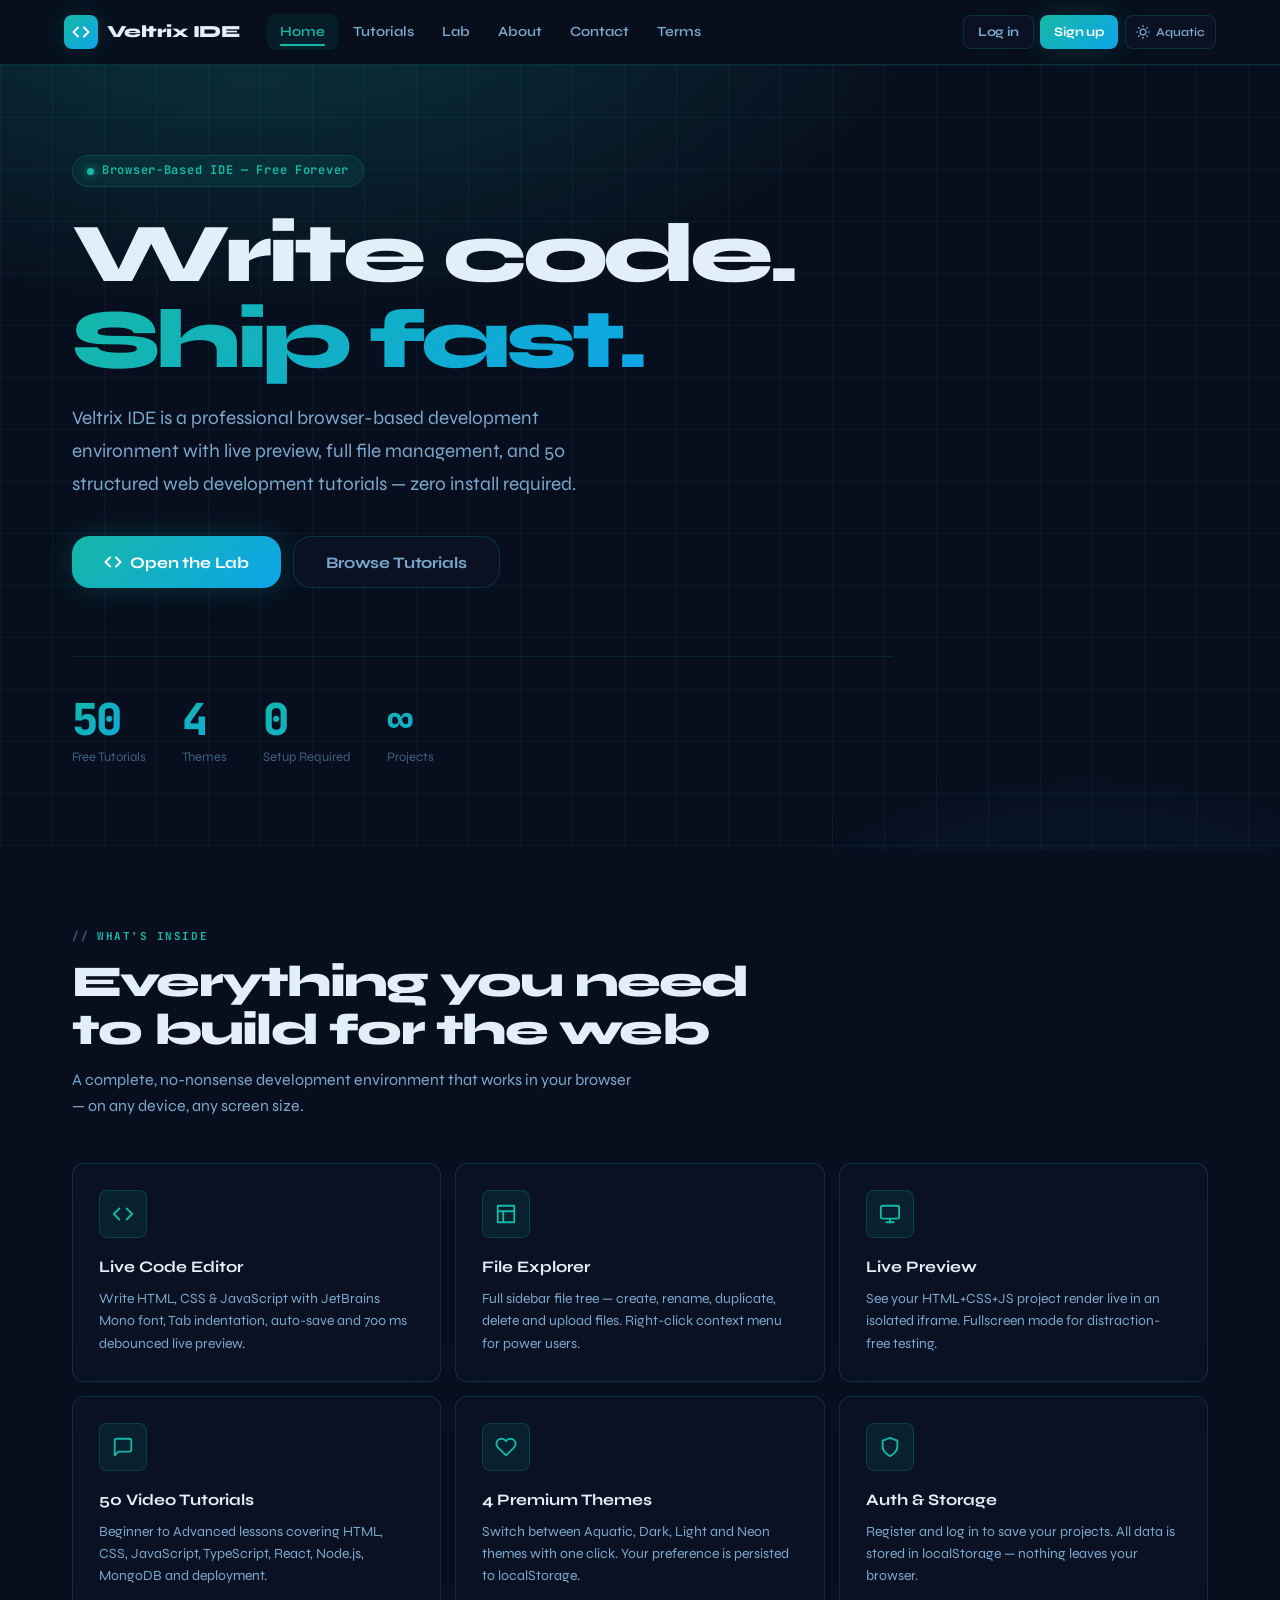
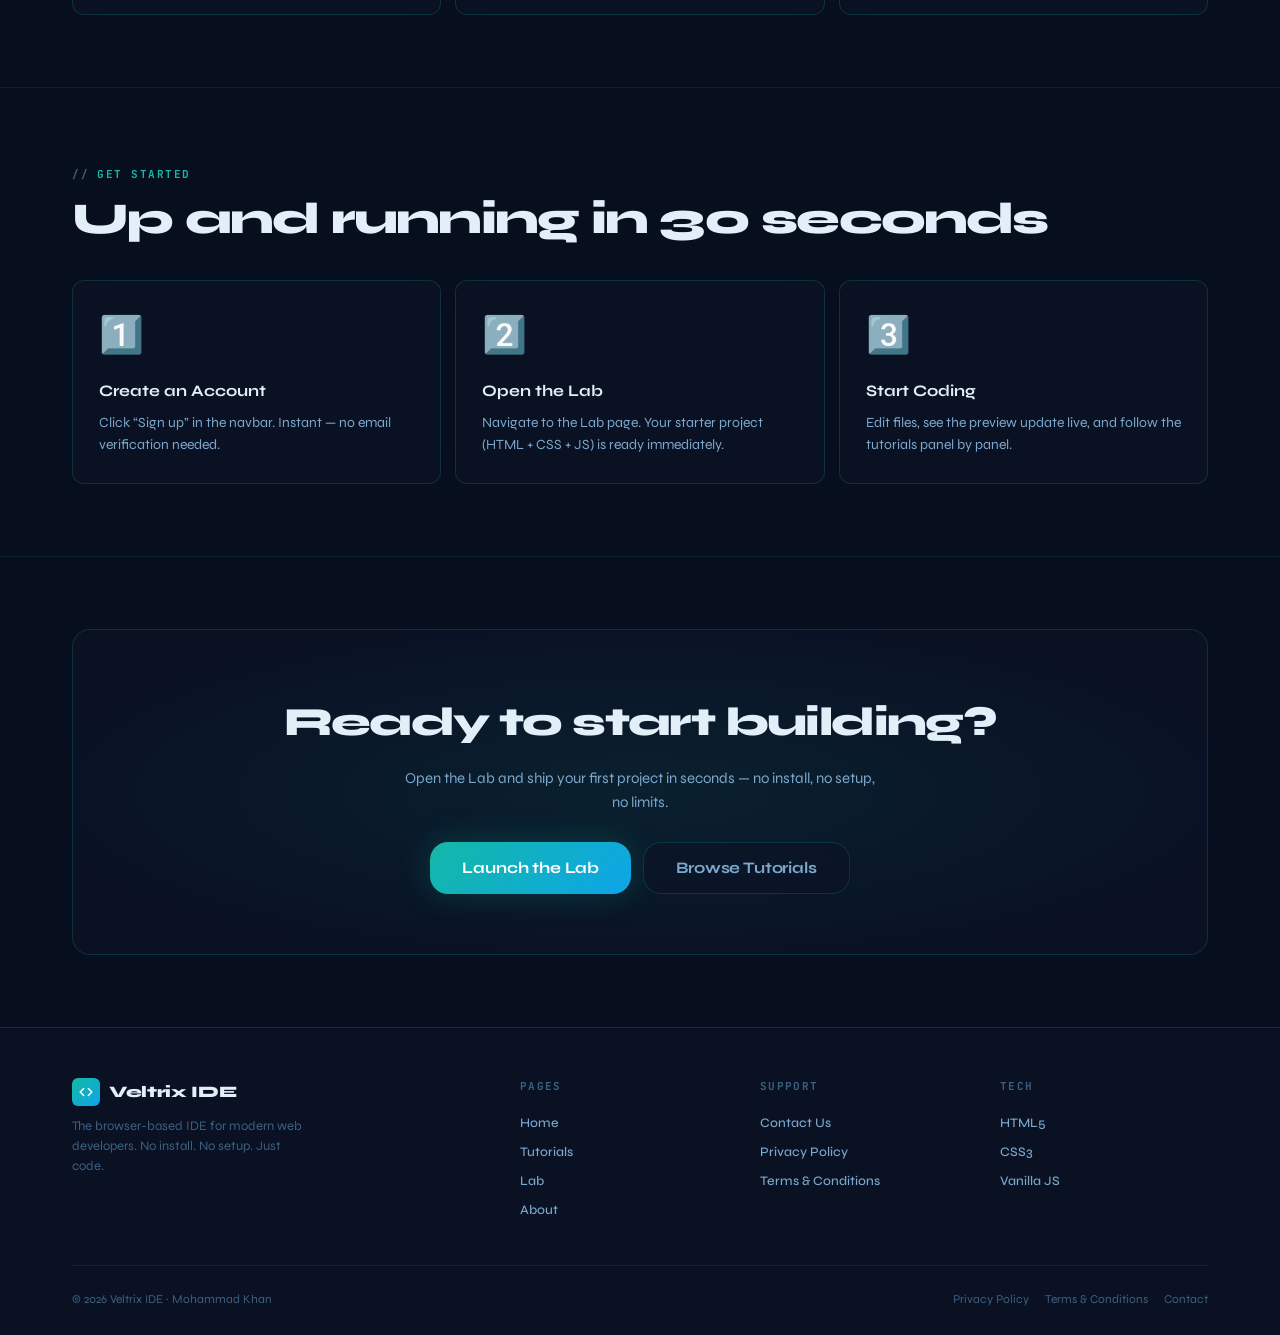
<file: index.html>
<!DOCTYPE html>
<html lang="en" data-theme="aquatic">
<head>
  <meta charset="UTF-8">
  <meta name="viewport" content="width=device-width, initial-scale=1.0">
  <title>Home — Veltrix IDE</title>
  <meta name="description" content="Veltrix IDE — professional browser-based code editor with live preview and 50 free web development tutorials.">
  <meta name="theme-color" content="#070e1d">
  <link rel="preconnect" href="https://fonts.googleapis.com">
  <link rel="preconnect" href="https://fonts.gstatic.com" crossorigin>
  <link href="https://fonts.googleapis.com/css2?family=Syne:wght@400;500;600;700;800&family=JetBrains+Mono:wght@400;500;600;700&display=swap" rel="stylesheet">
  <link rel="stylesheet" href="./style.css">
  <script>(function(){var t=localStorage.getItem('veltrix_theme')||'aquatic';document.documentElement.setAttribute('data-theme',t);})();</script>

  <!-- ============================================================
       <script async custom-element="amp-auto-ads"
        src="https://cdn.ampproject.org/v0/amp-auto-ads-0.1.js">
</script>
  ============================================================ -->
</head>
<body>

<header>
  <nav class="navbar" role="navigation" aria-label="Main navigation">
    <div class="nav-wrap">

      <!-- Logo -->
      <a href="./index.html" class="nav-logo" aria-label="Veltrix IDE home">
        <div class="logo-mark" aria-hidden="true">
          <svg fill="none" stroke="currentColor" stroke-width="2.5" stroke-linecap="round" stroke-linejoin="round" viewBox="0 0 24 24">
            <polyline points="16 18 22 12 16 6"/><polyline points="8 6 2 12 8 18"/>
          </svg>
        </div>
        <span>Veltrix IDE</span>
      </a>

      <!-- Desktop links -->
      <ul class="nav-links" role="menubar">
        <li><a href="./index.html" class="active">Home</a></li>
        <li><a href="./tutorials.html">Tutorials</a></li>
        <li><a href="./lab.html">Lab</a></li>
        <li><a href="./about.html">About</a></li>
        <li><a href="./contact.html">Contact</a></li>
        <li><a href="./terms-and-conditions.html">Terms</a></li>
      </ul>

      <!-- Right side -->
      <div class="nav-right">
        <!-- Auth -->
        <div id="nav-auth" class="nav-auth">
          <button class="btn btn-ghost btn-sm" data-modal="modal-login">Log in</button>
          <button class="btn btn-primary btn-sm" data-modal="modal-signup">Sign up</button>
        </div>
        <!-- User (shown when logged in) -->
        <div id="nav-user" class="nav-user">
          <div id="nav-avatar" class="nav-avatar"></div>
          <span id="nav-uname" class="nav-uname"></span>
          <button id="logout-btn" class="btn btn-ghost btn-sm">Logout</button>
        </div>

        <!-- Theme selector -->
        <div class="theme-sel">
          <button class="theme-btn" id="theme-btn" aria-haspopup="listbox" aria-label="Change theme">
            <svg fill="none" stroke="currentColor" stroke-width="2" stroke-linecap="round" stroke-linejoin="round" viewBox="0 0 24 24" aria-hidden="true">
              <circle cx="12" cy="12" r="5"/>
              <line x1="12" y1="1" x2="12" y2="3"/><line x1="12" y1="21" x2="12" y2="23"/>
              <line x1="4.22" y1="4.22" x2="5.64" y2="5.64"/><line x1="18.36" y1="18.36" x2="19.78" y2="19.78"/>
              <line x1="1" y1="12" x2="3" y2="12"/><line x1="21" y1="12" x2="23" y2="12"/>
              <line x1="4.22" y1="19.78" x2="5.64" y2="18.36"/><line x1="18.36" y1="5.64" x2="19.78" y2="4.22"/>
            </svg>
            <span class="t-label">Theme</span>
          </button>
          <div class="theme-dd" id="theme-dd" role="listbox"></div>
        </div>

        <!-- Hamburger (mobile only) -->
        <button class="nav-ham" id="nav-ham" aria-label="Toggle navigation" aria-expanded="false" aria-controls="nav-drawer">
          <span></span><span></span><span></span>
        </button>
      </div>

    </div><!-- /nav-wrap -->
  </nav>

  <!-- Mobile drawer -->
  <nav class="nav-drawer" id="nav-drawer" aria-label="Mobile navigation" aria-hidden="true">
    <a href="./index.html" class="active">Home</a>
    <a href="./tutorials.html">Tutorials</a>
    <a href="./lab.html">Lab</a>
    <a href="./about.html">About</a>
    <a href="./contact.html">Contact</a>
    <a href="./terms-and-conditions.html">Terms</a>
  </nav>
</header>

<main>

  <!-- ── HERO ── -->
  <section class="hero" aria-labelledby="hero-h1">
    <div class="hero-glow"  aria-hidden="true"></div>
    <div class="hero-grid"  aria-hidden="true"></div>
    <div class="container">
      <div class="hero-inner">

        <div class="hero-chip" aria-label="Status: Live">
          <span class="chip-dot" aria-hidden="true"></span>
          Browser-Based IDE &mdash; Free Forever
        </div>

        <h1 id="hero-h1">
          Write code.<br>
          <span class="grad-text">Ship fast.</span>
        </h1>

        <p class="hero-sub">
          Veltrix IDE is a professional browser-based development environment with live preview,
          full file management, and 50 structured web development tutorials &mdash; zero install required.
        </p>

        <div class="hero-actions">
          <a href="./lab.html" class="btn btn-primary btn-lg">
            <svg width="18" height="18" fill="none" stroke="currentColor" stroke-width="2.5" stroke-linecap="round" stroke-linejoin="round" viewBox="0 0 24 24" aria-hidden="true">
              <polyline points="16 18 22 12 16 6"/><polyline points="8 6 2 12 8 18"/>
            </svg>
            Open the Lab
          </a>
          <a href="./tutorials.html" class="btn btn-ghost btn-lg">Browse Tutorials</a>
        </div>

        <div class="hero-stats">
          <div class="stat">
            <span class="stat-n">50</span>
            <span class="stat-l">Free Tutorials</span>
          </div>
          <div class="stat">
            <span class="stat-n">4</span>
            <span class="stat-l">Themes</span>
          </div>
          <div class="stat">
            <span class="stat-n">0</span>
            <span class="stat-l">Setup Required</span>
          </div>
          <div class="stat">
            <span class="stat-n">&#x221E;</span>
            <span class="stat-l">Projects</span>
          </div>
        </div>

      </div>
    </div>
  </section>

  <!-- ── FEATURES ── -->
  <section class="section" aria-labelledby="features-h">
    <div class="container">
      <div class="s-chip" aria-hidden="true">What&apos;s Inside</div>
      <h2 class="s-title" id="features-h">Everything you need<br>to build for the web</h2>
      <p class="s-sub">A complete, no-nonsense development environment that works in your browser — on any device, any screen size.</p>

      <div class="feat-grid">

        <div class="feat-card">
          <div class="feat-icon" aria-hidden="true">
            <svg fill="none" stroke="currentColor" stroke-width="2" stroke-linecap="round" stroke-linejoin="round" viewBox="0 0 24 24">
              <polyline points="16 18 22 12 16 6"/><polyline points="8 6 2 12 8 18"/>
            </svg>
          </div>
          <h3 class="feat-title">Live Code Editor</h3>
          <p class="feat-desc">Write HTML, CSS &amp; JavaScript with JetBrains Mono font, Tab indentation, auto-save and 700 ms debounced live preview.</p>
        </div>

        <div class="feat-card">
          <div class="feat-icon" aria-hidden="true">
            <svg fill="none" stroke="currentColor" stroke-width="2" stroke-linecap="round" stroke-linejoin="round" viewBox="0 0 24 24">
              <path d="M3 3h18v18H3z"/><path d="M3 9h18M9 21V9"/>
            </svg>
          </div>
          <h3 class="feat-title">File Explorer</h3>
          <p class="feat-desc">Full sidebar file tree — create, rename, duplicate, delete and upload files. Right-click context menu for power users.</p>
        </div>

        <div class="feat-card">
          <div class="feat-icon" aria-hidden="true">
            <svg fill="none" stroke="currentColor" stroke-width="2" stroke-linecap="round" stroke-linejoin="round" viewBox="0 0 24 24">
              <rect x="2" y="3" width="20" height="14" rx="2"/><line x1="8" y1="21" x2="16" y2="21"/><line x1="12" y1="17" x2="12" y2="21"/>
            </svg>
          </div>
          <h3 class="feat-title">Live Preview</h3>
          <p class="feat-desc">See your HTML+CSS+JS project render live in an isolated iframe. Fullscreen mode for distraction-free testing.</p>
        </div>

        <div class="feat-card">
          <div class="feat-icon" aria-hidden="true">
            <svg fill="none" stroke="currentColor" stroke-width="2" stroke-linecap="round" stroke-linejoin="round" viewBox="0 0 24 24">
              <path d="M21 15a2 2 0 01-2 2H7l-4 4V5a2 2 0 012-2h14a2 2 0 012 2z"/>
            </svg>
          </div>
          <h3 class="feat-title">50 Video Tutorials</h3>
          <p class="feat-desc">Beginner to Advanced lessons covering HTML, CSS, JavaScript, TypeScript, React, Node.js, MongoDB and deployment.</p>
        </div>

        <div class="feat-card">
          <div class="feat-icon" aria-hidden="true">
            <svg fill="none" stroke="currentColor" stroke-width="2" stroke-linecap="round" stroke-linejoin="round" viewBox="0 0 24 24">
              <path d="M20.84 4.61a5.5 5.5 0 00-7.78 0L12 5.67l-1.06-1.06a5.5 5.5 0 00-7.78 7.78l1.06 1.06L12 21.23l7.78-7.78 1.06-1.06a5.5 5.5 0 000-7.78z"/>
            </svg>
          </div>
          <h3 class="feat-title">4 Premium Themes</h3>
          <p class="feat-desc">Switch between Aquatic, Dark, Light and Neon themes with one click. Your preference is persisted to localStorage.</p>
        </div>

        <div class="feat-card">
          <div class="feat-icon" aria-hidden="true">
            <svg fill="none" stroke="currentColor" stroke-width="2" stroke-linecap="round" stroke-linejoin="round" viewBox="0 0 24 24">
              <path d="M12 22s8-4 8-10V5l-8-3-8 3v7c0 6 8 10 8 10z"/>
            </svg>
          </div>
          <h3 class="feat-title">Auth &amp; Storage</h3>
          <p class="feat-desc">Register and log in to save your projects. All data is stored in localStorage — nothing leaves your browser.</p>
        </div>

      </div>
    </div>
  </section>

  <div class="divider"></div>

  <!-- ── HOW IT WORKS ── -->
  <section class="section" aria-labelledby="how-h">
    <div class="container">
      <div class="s-chip" aria-hidden="true">Get Started</div>
      <h2 class="s-title" id="how-h">Up and running in 30 seconds</h2>
      <div class="feat-grid" style="margin-top:36px;">
        <div class="feat-card">
          <div style="font-size:36px;margin-bottom:14px" aria-hidden="true">1&#xFE0F;&#x20E3;</div>
          <h3 class="feat-title">Create an Account</h3>
          <p class="feat-desc">Click &ldquo;Sign up&rdquo; in the navbar. Instant &mdash; no email verification needed.</p>
        </div>
        <div class="feat-card">
          <div style="font-size:36px;margin-bottom:14px" aria-hidden="true">2&#xFE0F;&#x20E3;</div>
          <h3 class="feat-title">Open the Lab</h3>
          <p class="feat-desc">Navigate to the Lab page. Your starter project (HTML + CSS + JS) is ready immediately.</p>
        </div>
        <div class="feat-card">
          <div style="font-size:36px;margin-bottom:14px" aria-hidden="true">3&#xFE0F;&#x20E3;</div>
          <h3 class="feat-title">Start Coding</h3>
          <p class="feat-desc">Edit files, see the preview update live, and follow the tutorials panel by panel.</p>
        </div>
      </div>
    </div>
  </section>

  <div class="divider"></div>

  <!-- ── CTA ── -->
  <section class="section">
    <div class="container">
      <div class="cta-box">
        <h2>Ready to start building?</h2>
        <p>Open the Lab and ship your first project in seconds — no install, no setup, no limits.</p>
        <div class="cta-btns">
          <a href="./lab.html"       class="btn btn-primary btn-lg">Launch the Lab</a>
          <a href="./tutorials.html" class="btn btn-ghost   btn-lg">Browse Tutorials</a>
        </div>
      </div>
    </div>
  </section>

</main>

<footer class="footer" role="contentinfo">
  <div class="container">
    <div class="footer-grid">

      <div>
        <div class="f-brand">
          <div class="f-logo" aria-hidden="true">
            <svg fill="none" stroke="currentColor" stroke-width="2.5" stroke-linecap="round" stroke-linejoin="round" viewBox="0 0 24 24">
              <polyline points="16 18 22 12 16 6"/><polyline points="8 6 2 12 8 18"/>
            </svg>
          </div>
          <span>Veltrix IDE</span>
        </div>
        <p class="f-tag">The browser-based IDE for modern web developers. No install. No setup. Just code.</p>
      </div>

      <div class="f-col">
        <h4>Pages</h4>
        <a href="./index.html">Home</a>
        <a href="./tutorials.html">Tutorials</a>
        <a href="./lab.html">Lab</a>
        <a href="./about.html">About</a>
      </div>

      <div class="f-col">
        <h4>Support</h4>
        <a href="./contact.html">Contact Us</a>
        <a href="./privacy.html">Privacy Policy</a>
        <a href="./terms-and-conditions.html">Terms &amp; Conditions</a>
      </div>

      <div class="f-col">
        <h4>Tech</h4>
        <a href="https://developer.mozilla.org/en-US/docs/Web/HTML" target="_blank" rel="noopener">HTML5</a>
        <a href="https://developer.mozilla.org/en-US/docs/Web/CSS" target="_blank" rel="noopener">CSS3</a>
        <a href="https://developer.mozilla.org/en-US/docs/Web/JavaScript" target="_blank" rel="noopener">Vanilla JS</a>
      </div>

    </div><!-- /footer-grid -->

    <div class="footer-bottom">
      <p class="f-copy">&copy; 2026 Veltrix IDE &middot; Mohammad Khan</p>
      <div class="f-legal">
        <a href="./privacy.html">Privacy Policy</a>
        <a href="./terms-and-conditions.html">Terms &amp; Conditions</a>
        <a href="./contact.html">Contact</a>
      </div>
    </div>

  </div>
</footer>
<!-- Login Modal -->
<div id="modal-login" class="modal" role="dialog" aria-modal="true" aria-labelledby="login-h">
  <div class="modal-box">
    <div class="modal-hd">
      <h2 id="login-h">Log In</h2>
      <button class="modal-x" aria-label="Close login dialog">&times;</button>
    </div>
    <form id="form-login" class="modal-form" novalidate>
      <label class="f-lbl">
        Username
        <input type="text" name="username" class="f-inp" placeholder="your_username" autocomplete="username" required>
      </label>
      <label class="f-lbl">
        Password
        <input type="password" name="password" class="f-inp" placeholder="&bull;&bull;&bull;&bull;&bull;&bull;&bull;&bull;" autocomplete="current-password" required>
      </label>
      <div id="err-login" class="f-err" style="display:none"></div>
      <button type="submit" class="btn btn-primary btn-full">Log In</button>
      <p class="modal-ft">
        No account?
        <button type="button" class="link-btn" data-modal="modal-signup">Sign up free &rarr;</button>
      </p>
    </form>
  </div>
</div>

<!-- Signup Modal -->
<div id="modal-signup" class="modal" role="dialog" aria-modal="true" aria-labelledby="signup-h">
  <div class="modal-box">
    <div class="modal-hd">
      <h2 id="signup-h">Create Account</h2>
      <button class="modal-x" aria-label="Close signup dialog">&times;</button>
    </div>
    <form id="form-signup" class="modal-form" novalidate>
      <label class="f-lbl">
        Full Name
        <input type="text" name="fullname" class="f-inp" placeholder="Your Name" autocomplete="name" required>
      </label>
      <label class="f-lbl">
        Username
        <input type="text" name="username" class="f-inp" placeholder="choose_username" autocomplete="username" required>
      </label>
      <label class="f-lbl">
        Email
        <input type="email" name="email" class="f-inp" placeholder="you@example.com" autocomplete="email" required>
      </label>
      <label class="f-lbl">
        Password <small style="color:var(--t3);font-weight:400">(min 6 chars)</small>
        <input type="password" name="password" class="f-inp" placeholder="&bull;&bull;&bull;&bull;&bull;&bull;&bull;&bull;" autocomplete="new-password" required>
      </label>
      <div id="err-signup" class="f-err" style="display:none"></div>
      <button type="submit" class="btn btn-primary btn-full">Create Account</button>
      <p class="modal-ft">
        Have an account?
        <button type="button" class="link-btn" data-modal="modal-login">Log in &rarr;</button>
      </p>
    </form>
  </div>
</div>

<div id="toast" class="toast" role="status" aria-live="polite"></div>
<script src="./script.js"></script>
</body>
</html>
</file>
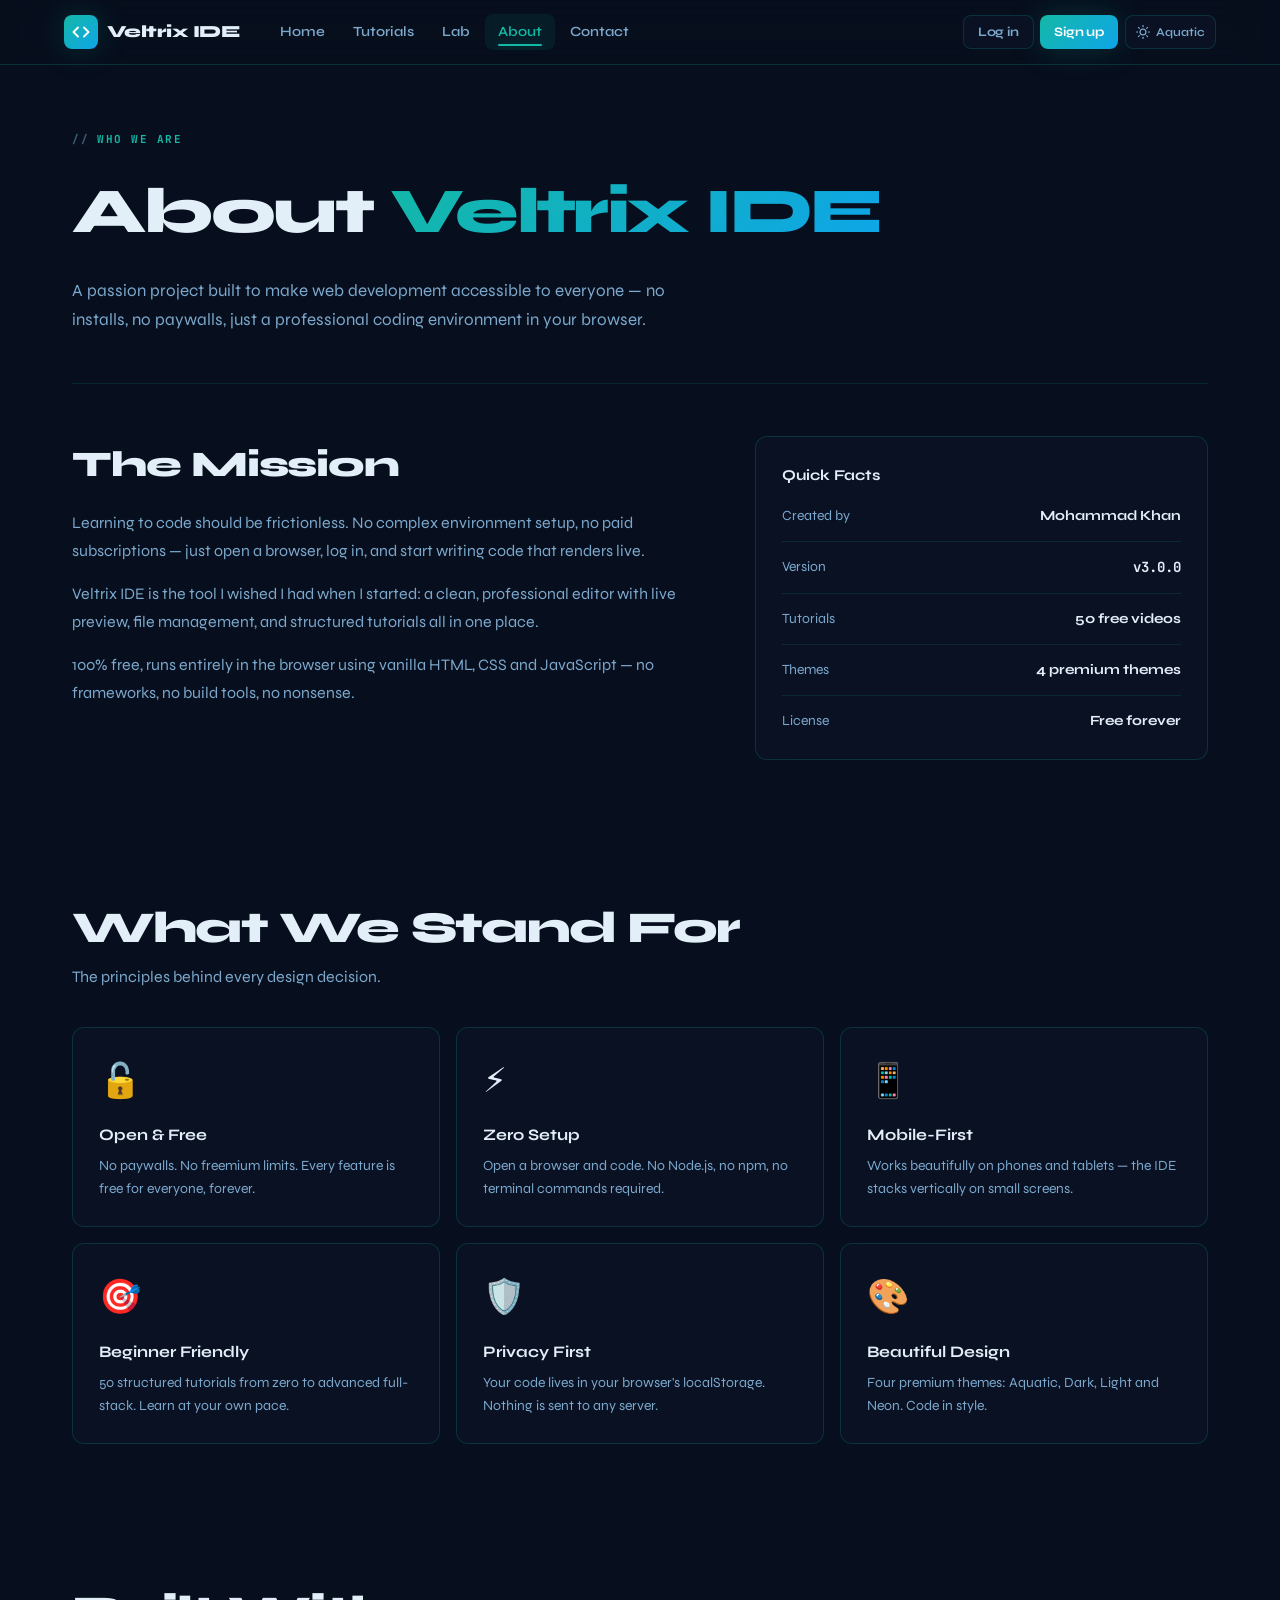
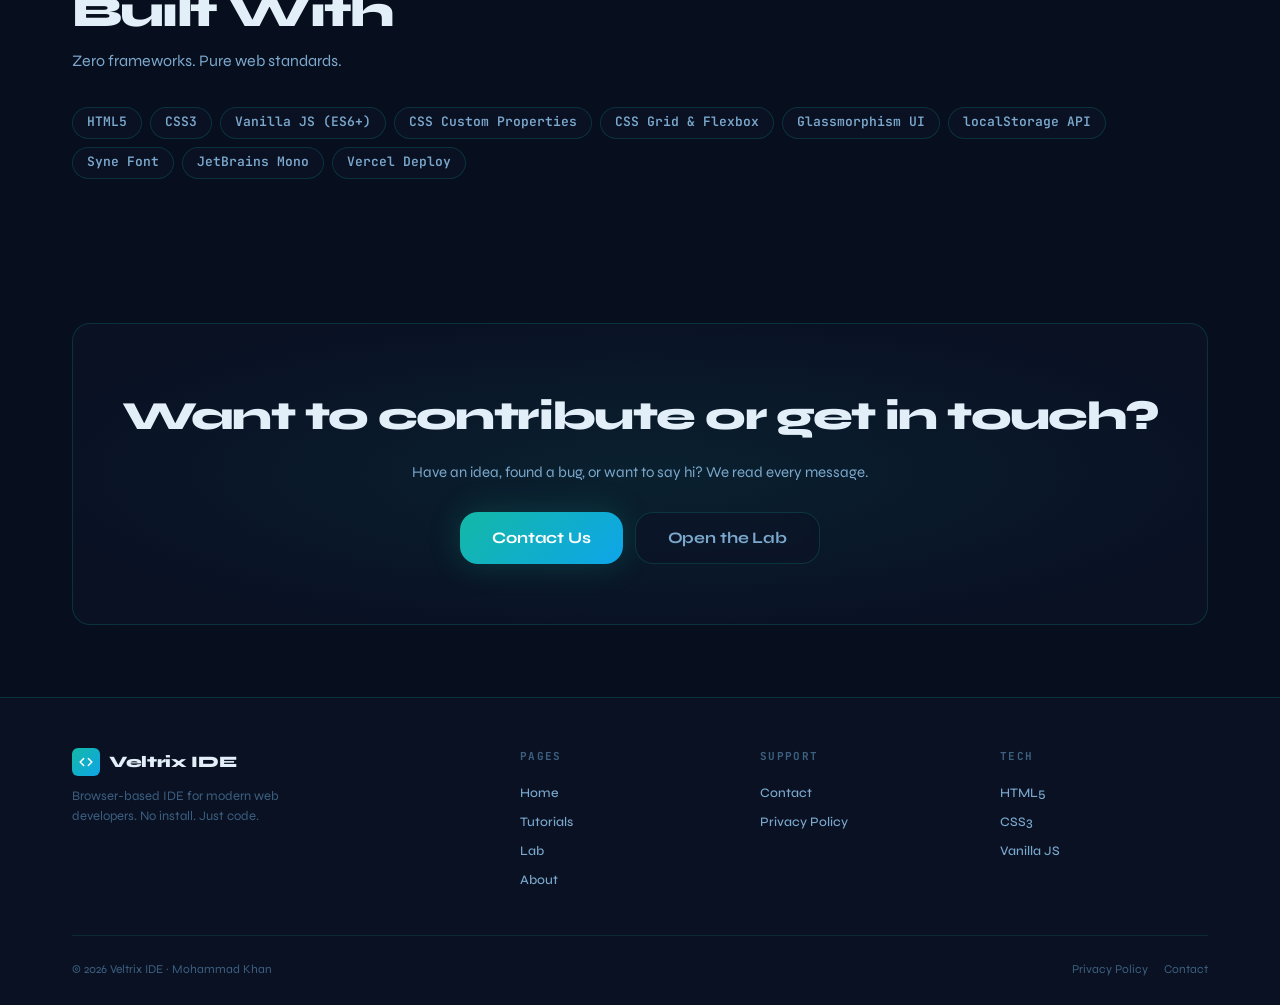
<file: about.html>
<!DOCTYPE html>
<html lang="en" data-theme="aquatic">
<head>
  <meta charset="UTF-8">
  <meta name="viewport" content="width=device-width, initial-scale=1.0">
  <title>About — Veltrix IDE</title>
  <meta name="description" content="About Veltrix IDE — a free browser-based code editor built for aspiring web developers.">
  <meta name="theme-color" content="#070e1d">
  <link rel="preconnect" href="https://fonts.googleapis.com">
  <link rel="preconnect" href="https://fonts.gstatic.com" crossorigin>
  <link href="https://fonts.googleapis.com/css2?family=Syne:wght@400;500;600;700;800&family=JetBrains+Mono:wght@400;500;600;700&display=swap" rel="stylesheet">
  <link rel="stylesheet" href="./style.css">
  <script>(function(){var t=localStorage.getItem('veltrix_theme')||'aquatic';document.documentElement.setAttribute('data-theme',t);})();</script>
  <script async custom-element="amp-auto-ads"
        src="https://cdn.ampproject.org/v0/amp-auto-ads-0.1.js">
</script>
</head>
<body>
<header>
  <nav class="navbar" role="navigation" aria-label="Main navigation">
    <div class="nav-wrap">
      <a href="./index.html" class="nav-logo" aria-label="Veltrix IDE home">
        <div class="logo-mark" aria-hidden="true">
          <svg fill="none" stroke="currentColor" stroke-width="2.5" stroke-linecap="round" stroke-linejoin="round" viewBox="0 0 24 24">
            <polyline points="16 18 22 12 16 6"/><polyline points="8 6 2 12 8 18"/>
          </svg>
        </div>
        <span>Veltrix IDE</span>
      </a>
      <ul class="nav-links" role="menubar">
        <li><a href="./index.html">Home</a></li>
        <li><a href="./tutorials.html">Tutorials</a></li>
        <li><a href="./lab.html">Lab</a></li>
        <li><a href="./about.html"  class="active">About</a></li>
        <li><a href="./contact.html">Contact</a></li>
      </ul>
      <div class="nav-right">
        <div id="nav-auth" class="nav-auth">
          <button class="btn btn-ghost btn-sm" data-modal="modal-login">Log in</button>
          <button class="btn btn-primary btn-sm" data-modal="modal-signup">Sign up</button>
        </div>
        <div id="nav-user" class="nav-user">
          <div id="nav-avatar" class="nav-avatar"></div>
          <span id="nav-uname" class="nav-uname"></span>
          <button id="logout-btn" class="btn btn-ghost btn-sm">Logout</button>
        </div>
        <div class="theme-sel">
          <button class="theme-btn" id="theme-btn" aria-haspopup="listbox" aria-label="Change theme">
            <svg fill="none" stroke="currentColor" stroke-width="2" stroke-linecap="round" stroke-linejoin="round" viewBox="0 0 24 24" aria-hidden="true">
              <circle cx="12" cy="12" r="5"/><line x1="12" y1="1" x2="12" y2="3"/><line x1="12" y1="21" x2="12" y2="23"/>
              <line x1="4.22" y1="4.22" x2="5.64" y2="5.64"/><line x1="18.36" y1="18.36" x2="19.78" y2="19.78"/>
              <line x1="1" y1="12" x2="3" y2="12"/><line x1="21" y1="12" x2="23" y2="12"/>
              <line x1="4.22" y1="19.78" x2="5.64" y2="18.36"/><line x1="18.36" y1="5.64" x2="19.78" y2="4.22"/>
            </svg>
            <span class="t-label">Theme</span>
          </button>
          <div class="theme-dd" id="theme-dd" role="listbox"></div>
        </div>
        <button class="nav-ham" id="nav-ham" aria-label="Toggle navigation" aria-expanded="false" aria-controls="nav-drawer">
          <span></span><span></span><span></span>
        </button>
      </div>
    </div>
  </nav>
  <nav class="nav-drawer" id="nav-drawer" aria-label="Mobile navigation" aria-hidden="true">
    <a href="./index.html">Home</a>
    <a href="./tutorials.html">Tutorials</a>
    <a href="./lab.html">Lab</a>
    <a href="./about.html"  class="active">About</a>
    <a href="./contact.html">Contact</a>
  </nav>
</header>
<main>
  <div class="container">

    <div class="inner-hero">
      <div class="s-chip" aria-hidden="true">Who We Are</div>
      <h1 style="font-size:clamp(32px,6vw,64px);font-weight:800;letter-spacing:-.04em;margin-bottom:14px;">About <span class="grad-text">Veltrix IDE</span></h1>
      <p style="font-size:17px;color:var(--t2);line-height:1.7;max-width:600px;">A passion project built to make web development accessible to everyone — no installs, no paywalls, just a professional coding environment in your browser.</p>
    </div>

    <!-- Mission -->
    <section class="section" style="padding-top:0;" aria-labelledby="mission-h">
      <div style="display:grid;grid-template-columns:1fr;gap:48px;" id="about-split">
        <div>
          <h2 id="mission-h" style="font-size:clamp(22px,3.5vw,36px);font-weight:800;letter-spacing:-.03em;margin-bottom:16px;">The Mission</h2>
          <p style="font-size:16px;color:var(--t2);line-height:1.72;margin-bottom:16px;">
            Learning to code should be frictionless. No complex environment setup, no paid subscriptions — just open a browser, log in, and start writing code that renders live.
          </p>
          <p style="font-size:16px;color:var(--t2);line-height:1.72;margin-bottom:16px;">
            Veltrix IDE is the tool I wished I had when I started: a clean, professional editor with live preview, file management, and structured tutorials all in one place.
          </p>
          <p style="font-size:16px;color:var(--t2);line-height:1.72;">
            100% free, runs entirely in the browser using vanilla HTML, CSS and JavaScript — no frameworks, no build tools, no nonsense.
          </p>
        </div>
        <div>
          <div class="feat-card" style="margin:0;">
            <h3 style="font-size:15px;font-weight:700;margin-bottom:18px;color:var(--t1);">Quick Facts</h3>
            <div style="display:flex;flex-direction:column;gap:14px;">
              <div style="display:flex;justify-content:space-between;padding-bottom:14px;border-bottom:1px solid var(--bdr);">
                <span style="font-size:14px;color:var(--t2);">Created by</span><strong style="font-size:14px;color:var(--t1);">Mohammad Khan</strong>
              </div>
              <div style="display:flex;justify-content:space-between;padding-bottom:14px;border-bottom:1px solid var(--bdr);">
                <span style="font-size:14px;color:var(--t2);">Version</span><strong style="font-size:14px;color:var(--t1);font-family:'JetBrains Mono',monospace;">v3.0.0</strong>
              </div>
              <div style="display:flex;justify-content:space-between;padding-bottom:14px;border-bottom:1px solid var(--bdr);">
                <span style="font-size:14px;color:var(--t2);">Tutorials</span><strong style="font-size:14px;color:var(--t1);">50 free videos</strong>
              </div>
              <div style="display:flex;justify-content:space-between;padding-bottom:14px;border-bottom:1px solid var(--bdr);">
                <span style="font-size:14px;color:var(--t2);">Themes</span><strong style="font-size:14px;color:var(--t1);">4 premium themes</strong>
              </div>
              <div style="display:flex;justify-content:space-between;">
                <span style="font-size:14px;color:var(--t2);">License</span><strong style="font-size:14px;color:var(--t1);">Free forever</strong>
              </div>
            </div>
          </div>
        </div>
      </div>
      <style>@media(min-width:768px){#about-split{grid-template-columns:1.4fr 1fr!important;}}</style>
    </section>

    <!-- Values -->
    <section class="section" aria-labelledby="values-h">
      <h2 id="values-h" class="s-title">What We Stand For</h2>
      <p class="s-sub">The principles behind every design decision.</p>
      <div class="about-grid">
        <div class="a-card"><div class="a-icon">&#x1F513;</div><h3>Open &amp; Free</h3><p>No paywalls. No freemium limits. Every feature is free for everyone, forever.</p></div>
        <div class="a-card"><div class="a-icon">&#x26A1;</div><h3>Zero Setup</h3><p>Open a browser and code. No Node.js, no npm, no terminal commands required.</p></div>
        <div class="a-card"><div class="a-icon">&#x1F4F1;</div><h3>Mobile-First</h3><p>Works beautifully on phones and tablets — the IDE stacks vertically on small screens.</p></div>
        <div class="a-card"><div class="a-icon">&#x1F3AF;</div><h3>Beginner Friendly</h3><p>50 structured tutorials from zero to advanced full-stack. Learn at your own pace.</p></div>
        <div class="a-card"><div class="a-icon">&#x1F6E1;&#xFE0F;</div><h3>Privacy First</h3><p>Your code lives in your browser's localStorage. Nothing is sent to any server.</p></div>
        <div class="a-card"><div class="a-icon">&#x1F3A8;</div><h3>Beautiful Design</h3><p>Four premium themes: Aquatic, Dark, Light and Neon. Code in style.</p></div>
      </div>
    </section>

    <!-- Tech stack -->
    <section class="section" aria-labelledby="tech-h">
      <h2 id="tech-h" class="s-title">Built With</h2>
      <p class="s-sub">Zero frameworks. Pure web standards.</p>
      <div class="tech-row">
        <span class="tech-tag">HTML5</span>
        <span class="tech-tag">CSS3</span>
        <span class="tech-tag">Vanilla JS (ES6+)</span>
        <span class="tech-tag">CSS Custom Properties</span>
        <span class="tech-tag">CSS Grid &amp; Flexbox</span>
        <span class="tech-tag">Glassmorphism UI</span>
        <span class="tech-tag">localStorage API</span>
        <span class="tech-tag">Syne Font</span>
        <span class="tech-tag">JetBrains Mono</span>
        <span class="tech-tag">Vercel Deploy</span>
      </div>
    </section>

    <!-- CTA -->
    <section class="section">
      <div class="cta-box">
        <h2>Want to contribute or get in touch?</h2>
        <p>Have an idea, found a bug, or want to say hi? We read every message.</p>
        <div class="cta-btns">
          <a href="./contact.html" class="btn btn-primary btn-lg">Contact Us</a>
          <a href="./lab.html"     class="btn btn-ghost btn-lg">Open the Lab</a>
        </div>
      </div>
    </section>

  </div>
</main>
<footer class="footer" role="contentinfo">
  <div class="container">
    <div class="footer-grid">
      <div>
        <div class="f-brand"><div class="f-logo" aria-hidden="true"><svg fill="none" stroke="currentColor" stroke-width="2.5" stroke-linecap="round" stroke-linejoin="round" viewBox="0 0 24 24"><polyline points="16 18 22 12 16 6"/><polyline points="8 6 2 12 8 18"/></svg></div><span>Veltrix IDE</span></div>
        <p class="f-tag">Browser-based IDE for modern web developers. No install. Just code.</p>
      </div>
      <div class="f-col"><h4>Pages</h4><a href="./index.html">Home</a><a href="./tutorials.html">Tutorials</a><a href="./lab.html">Lab</a><a href="./about.html">About</a></div>
      <div class="f-col"><h4>Support</h4><a href="./contact.html">Contact</a><a href="./privacy.html">Privacy Policy</a></div>
      <div class="f-col"><h4>Tech</h4><a href="https://developer.mozilla.org/en-US/docs/Web/HTML" target="_blank" rel="noopener">HTML5</a><a href="https://developer.mozilla.org/en-US/docs/Web/CSS" target="_blank" rel="noopener">CSS3</a><a href="https://developer.mozilla.org/en-US/docs/Web/JavaScript" target="_blank" rel="noopener">Vanilla JS</a></div>
    </div>
    <div class="footer-bottom">
      <p class="f-copy">&copy; 2026 Veltrix IDE &middot; Mohammad Khan</p>
      <div class="f-legal"><a href="./privacy.html">Privacy Policy</a><a href="./contact.html">Contact</a></div>
    </div>
  </div>
</footer>
<div id="modal-login" class="modal" role="dialog" aria-modal="true" aria-labelledby="lh">
  <div class="modal-box">
    <div class="modal-hd"><h2 id="lh">Log In</h2><button class="modal-x" aria-label="Close">&times;</button></div>
    <form id="form-login" class="modal-form" novalidate>
      <label class="f-lbl">Username<input type="text" name="username" class="f-inp" placeholder="your_username" autocomplete="username" required></label>
      <label class="f-lbl">Password<input type="password" name="password" class="f-inp" placeholder="&bull;&bull;&bull;&bull;&bull;&bull;&bull;&bull;" autocomplete="current-password" required></label>
      <div id="err-login" class="f-err" style="display:none"></div>
      <button type="submit" class="btn btn-primary btn-full">Log In</button>
      <p class="modal-ft">No account? <button type="button" class="link-btn" data-modal="modal-signup">Sign up &rarr;</button></p>
    </form>
  </div>
</div>
<div id="modal-signup" class="modal" role="dialog" aria-modal="true" aria-labelledby="sh">
  <div class="modal-box">
    <div class="modal-hd"><h2 id="sh">Create Account</h2><button class="modal-x" aria-label="Close">&times;</button></div>
    <form id="form-signup" class="modal-form" novalidate>
      <label class="f-lbl">Full Name<input type="text" name="fullname" class="f-inp" placeholder="Your Name" autocomplete="name" required></label>
      <label class="f-lbl">Username<input type="text" name="username" class="f-inp" placeholder="choose_username" autocomplete="username" required></label>
      <label class="f-lbl">Email<input type="email" name="email" class="f-inp" placeholder="you@example.com" autocomplete="email" required></label>
      <label class="f-lbl">Password <small style="color:var(--t3);font-weight:400">(min 6)</small><input type="password" name="password" class="f-inp" placeholder="&bull;&bull;&bull;&bull;&bull;&bull;&bull;&bull;" autocomplete="new-password" required></label>
      <div id="err-signup" class="f-err" style="display:none"></div>
      <button type="submit" class="btn btn-primary btn-full">Create Account</button>
      <p class="modal-ft">Have account? <button type="button" class="link-btn" data-modal="modal-login">Log in &rarr;</button></p>
    </form>
  </div>
</div>
<div id="toast" class="toast" role="status" aria-live="polite"></div>
<script src="./script.js"></script>
</body>
</html>
</file>
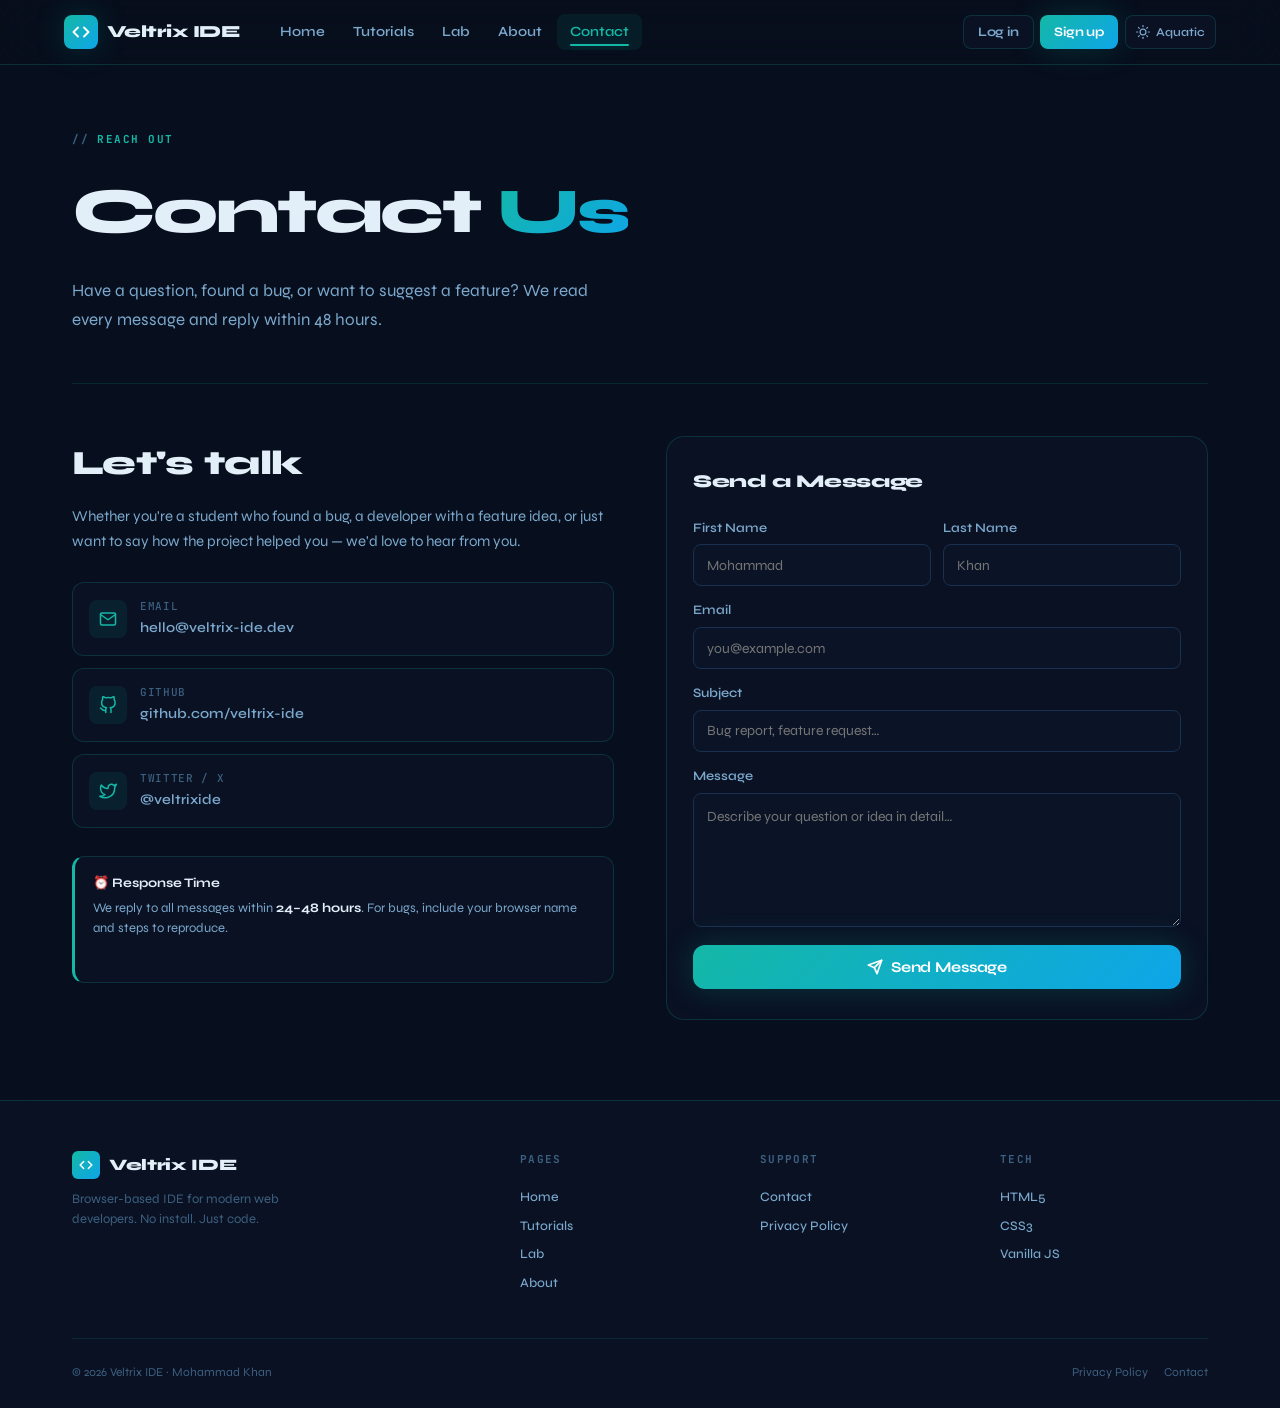
<file: contact.html>
<!DOCTYPE html>
<html lang="en" data-theme="aquatic">
<head>
  <meta charset="UTF-8">
  <meta name="viewport" content="width=device-width, initial-scale=1.0">
  <title>Contact — Veltrix IDE</title>
  <meta name="description" content="Get in touch with the Veltrix IDE team. We read every message and reply within 48 hours.">
  <meta name="theme-color" content="#070e1d">
  <link rel="preconnect" href="https://fonts.googleapis.com">
  <link rel="preconnect" href="https://fonts.gstatic.com" crossorigin>
  <link href="https://fonts.googleapis.com/css2?family=Syne:wght@400;500;600;700;800&family=JetBrains+Mono:wght@400;500;600;700&display=swap" rel="stylesheet">
  <link rel="stylesheet" href="./style.css">
  <script>(function(){var t=localStorage.getItem('veltrix_theme')||'aquatic';document.documentElement.setAttribute('data-theme',t);})();</script>
  <script async custom-element="amp-auto-ads"
        src="https://cdn.ampproject.org/v0/amp-auto-ads-0.1.js">
</script>
</head>
<body>
<header>
  <nav class="navbar" role="navigation" aria-label="Main navigation">
    <div class="nav-wrap">
      <a href="./index.html" class="nav-logo" aria-label="Veltrix IDE home">
        <div class="logo-mark" aria-hidden="true">
          <svg fill="none" stroke="currentColor" stroke-width="2.5" stroke-linecap="round" stroke-linejoin="round" viewBox="0 0 24 24">
            <polyline points="16 18 22 12 16 6"/><polyline points="8 6 2 12 8 18"/>
          </svg>
        </div>
        <span>Veltrix IDE</span>
      </a>
      <ul class="nav-links" role="menubar">
        <li><a href="./index.html">Home</a></li>
        <li><a href="./tutorials.html">Tutorials</a></li>
        <li><a href="./lab.html">Lab</a></li>
        <li><a href="./about.html">About</a></li>
        <li><a href="./contact.html"  class="active">Contact</a></li>
      </ul>
      <div class="nav-right">
        <div id="nav-auth" class="nav-auth">
          <button class="btn btn-ghost btn-sm" data-modal="modal-login">Log in</button>
          <button class="btn btn-primary btn-sm" data-modal="modal-signup">Sign up</button>
        </div>
        <div id="nav-user" class="nav-user">
          <div id="nav-avatar" class="nav-avatar"></div>
          <span id="nav-uname" class="nav-uname"></span>
          <button id="logout-btn" class="btn btn-ghost btn-sm">Logout</button>
        </div>
        <div class="theme-sel">
          <button class="theme-btn" id="theme-btn" aria-haspopup="listbox" aria-label="Change theme">
            <svg fill="none" stroke="currentColor" stroke-width="2" stroke-linecap="round" stroke-linejoin="round" viewBox="0 0 24 24" aria-hidden="true">
              <circle cx="12" cy="12" r="5"/><line x1="12" y1="1" x2="12" y2="3"/><line x1="12" y1="21" x2="12" y2="23"/>
              <line x1="4.22" y1="4.22" x2="5.64" y2="5.64"/><line x1="18.36" y1="18.36" x2="19.78" y2="19.78"/>
              <line x1="1" y1="12" x2="3" y2="12"/><line x1="21" y1="12" x2="23" y2="12"/>
              <line x1="4.22" y1="19.78" x2="5.64" y2="18.36"/><line x1="18.36" y1="5.64" x2="19.78" y2="4.22"/>
            </svg>
            <span class="t-label">Theme</span>
          </button>
          <div class="theme-dd" id="theme-dd" role="listbox"></div>
        </div>
        <button class="nav-ham" id="nav-ham" aria-label="Toggle navigation" aria-expanded="false" aria-controls="nav-drawer">
          <span></span><span></span><span></span>
        </button>
      </div>
    </div>
  </nav>
  <nav class="nav-drawer" id="nav-drawer" aria-label="Mobile navigation" aria-hidden="true">
    <a href="./index.html">Home</a>
    <a href="./tutorials.html">Tutorials</a>
    <a href="./lab.html">Lab</a>
    <a href="./about.html">About</a>
    <a href="./contact.html"  class="active">Contact</a>
  </nav>
</header>
<main>
  <div class="container">

    <div class="inner-hero">
      <div class="s-chip" aria-hidden="true">Reach Out</div>
      <h1 style="font-size:clamp(32px,6vw,64px);font-weight:800;letter-spacing:-.04em;margin-bottom:14px;">Contact <span class="grad-text">Us</span></h1>
      <p style="font-size:17px;color:var(--t2);line-height:1.7;max-width:520px;">Have a question, found a bug, or want to suggest a feature? We read every message and reply within 48 hours.</p>
    </div>

    <div class="contact-wrap">

      <!-- Left: Info -->
      <div class="c-info">
        <h2>Let&apos;s talk</h2>
        <p>Whether you&apos;re a student who found a bug, a developer with a feature idea, or just want to say how the project helped you — we&apos;d love to hear from you.</p>

        <div class="c-links">
          <a class="c-link" href="mailto:hello@veltrix-ide.dev">
            <div class="c-link-ico" aria-hidden="true">
              <svg width="18" height="18" fill="none" stroke="currentColor" stroke-width="2" stroke-linecap="round" stroke-linejoin="round" viewBox="0 0 24 24">
                <path d="M4 4h16c1.1 0 2 .9 2 2v12c0 1.1-.9 2-2 2H4c-1.1 0-2-.9-2-2V6c0-1.1.9-2 2-2z"/>
                <polyline points="22,6 12,13 2,6"/>
              </svg>
            </div>
            <div class="c-link-meta">
              <span class="c-link-sub">Email</span>
              <span>hello@veltrix-ide.dev</span>
            </div>
          </a>

          <a class="c-link" href="https://github.com/veltrix-ide" target="_blank" rel="noopener noreferrer">
            <div class="c-link-ico" aria-hidden="true">
              <svg width="18" height="18" fill="none" stroke="currentColor" stroke-width="2" stroke-linecap="round" stroke-linejoin="round" viewBox="0 0 24 24">
                <path d="M9 19c-5 1.5-5-2.5-7-3m14 6v-3.87a3.37 3.37 0 00-.94-2.61c3.14-.35 6.44-1.54 6.44-7A5.44 5.44 0 0020 4.77 5.07 5.07 0 0019.91 1S18.73.65 16 2.48a13.38 13.38 0 00-7 0C6.27.65 5.09 1 5.09 1A5.07 5.07 0 005 4.77a5.44 5.44 0 00-1.5 3.78c0 5.42 3.3 6.61 6.44 7A3.37 3.37 0 009 18.13V22"/>
              </svg>
            </div>
            <div class="c-link-meta">
              <span class="c-link-sub">GitHub</span>
              <span>github.com/veltrix-ide</span>
            </div>
          </a>

          <a class="c-link" href="https://twitter.com/veltrixide" target="_blank" rel="noopener noreferrer">
            <div class="c-link-ico" aria-hidden="true">
              <svg width="18" height="18" fill="none" stroke="currentColor" stroke-width="2" stroke-linecap="round" stroke-linejoin="round" viewBox="0 0 24 24">
                <path d="M23 3a10.9 10.9 0 01-3.14 1.53 4.48 4.48 0 00-7.86 3v1A10.66 10.66 0 013 4s-4 9 5 13a11.64 11.64 0 01-7 2c9 5 20 0 20-11.5a4.5 4.5 0 00-.08-.83A7.72 7.72 0 0023 3z"/>
              </svg>
            </div>
            <div class="c-link-meta">
              <span class="c-link-sub">Twitter / X</span>
              <span>@veltrixide</span>
            </div>
          </a>
        </div>

        <div style="margin-top:28px;padding:16px 18px;background:var(--glass);border:1px solid var(--gb);border-radius:var(--r);border-left:3px solid var(--ac);backdrop-filter:blur(12px);">
          <p style="font-size:13px;font-weight:700;color:var(--t1);margin-bottom:4px;">&#x23F0; Response Time</p>
          <p style="font-size:13px;color:var(--t2);line-height:1.55;">We reply to all messages within <strong style="color:var(--t1);">24&ndash;48 hours</strong>. For bugs, include your browser name and steps to reproduce.</p>
        </div>
      </div>

      <!-- Right: Form -->
      <div class="c-form-box">
        <h3>Send a Message</h3>
        <form id="contact-form" class="c-form" novalidate>
          <div class="form-row">
            <label class="f-lbl">First Name<input type="text" name="firstname" class="f-inp" placeholder="Mohammad" autocomplete="given-name" required></label>
            <label class="f-lbl">Last Name<input type="text" name="lastname" class="f-inp" placeholder="Khan" autocomplete="family-name"></label>
          </div>
          <label class="f-lbl">Email<input type="email" name="email" class="f-inp" placeholder="you@example.com" autocomplete="email" required></label>
          <label class="f-lbl">Subject<input type="text" name="subject" class="f-inp" placeholder="Bug report, feature request&hellip;" required></label>
          <label class="f-lbl">Message<textarea name="message" class="f-inp" rows="5" placeholder="Describe your question or idea in detail&hellip;" required></textarea></label>
          <div id="c-err" class="f-err" style="display:none"></div>
          <div id="c-ok"  class="c-ok"  style="display:none"></div>
          <button type="submit" class="btn btn-primary btn-full" style="margin-top:4px;">
            <svg width="16" height="16" fill="none" stroke="currentColor" stroke-width="2.5" stroke-linecap="round" stroke-linejoin="round" viewBox="0 0 24 24" aria-hidden="true">
              <line x1="22" y1="2" x2="11" y2="13"/>
              <polygon points="22 2 15 22 11 13 2 9 22 2"/>
            </svg>
            Send Message
          </button>
        </form>
      </div>

    </div><!-- /contact-wrap -->
  </div>
</main>
<footer class="footer" role="contentinfo">
  <div class="container">
    <div class="footer-grid">
      <div>
        <div class="f-brand"><div class="f-logo" aria-hidden="true"><svg fill="none" stroke="currentColor" stroke-width="2.5" stroke-linecap="round" stroke-linejoin="round" viewBox="0 0 24 24"><polyline points="16 18 22 12 16 6"/><polyline points="8 6 2 12 8 18"/></svg></div><span>Veltrix IDE</span></div>
        <p class="f-tag">Browser-based IDE for modern web developers. No install. Just code.</p>
      </div>
      <div class="f-col"><h4>Pages</h4><a href="./index.html">Home</a><a href="./tutorials.html">Tutorials</a><a href="./lab.html">Lab</a><a href="./about.html">About</a></div>
      <div class="f-col"><h4>Support</h4><a href="./contact.html">Contact</a><a href="./privacy.html">Privacy Policy</a></div>
      <div class="f-col"><h4>Tech</h4><a href="https://developer.mozilla.org/en-US/docs/Web/HTML" target="_blank" rel="noopener">HTML5</a><a href="https://developer.mozilla.org/en-US/docs/Web/CSS" target="_blank" rel="noopener">CSS3</a><a href="https://developer.mozilla.org/en-US/docs/Web/JavaScript" target="_blank" rel="noopener">Vanilla JS</a></div>
    </div>
    <div class="footer-bottom">
      <p class="f-copy">&copy; 2026 Veltrix IDE &middot; Mohammad Khan</p>
      <div class="f-legal"><a href="./privacy.html">Privacy Policy</a><a href="./contact.html">Contact</a></div>
    </div>
  </div>
</footer>
<div id="modal-login" class="modal" role="dialog" aria-modal="true" aria-labelledby="lh">
  <div class="modal-box">
    <div class="modal-hd"><h2 id="lh">Log In</h2><button class="modal-x" aria-label="Close">&times;</button></div>
    <form id="form-login" class="modal-form" novalidate>
      <label class="f-lbl">Username<input type="text" name="username" class="f-inp" placeholder="your_username" autocomplete="username" required></label>
      <label class="f-lbl">Password<input type="password" name="password" class="f-inp" placeholder="&bull;&bull;&bull;&bull;&bull;&bull;&bull;&bull;" autocomplete="current-password" required></label>
      <div id="err-login" class="f-err" style="display:none"></div>
      <button type="submit" class="btn btn-primary btn-full">Log In</button>
      <p class="modal-ft">No account? <button type="button" class="link-btn" data-modal="modal-signup">Sign up &rarr;</button></p>
    </form>
  </div>
</div>
<div id="modal-signup" class="modal" role="dialog" aria-modal="true" aria-labelledby="sh">
  <div class="modal-box">
    <div class="modal-hd"><h2 id="sh">Create Account</h2><button class="modal-x" aria-label="Close">&times;</button></div>
    <form id="form-signup" class="modal-form" novalidate>
      <label class="f-lbl">Full Name<input type="text" name="fullname" class="f-inp" placeholder="Your Name" autocomplete="name" required></label>
      <label class="f-lbl">Username<input type="text" name="username" class="f-inp" placeholder="choose_username" autocomplete="username" required></label>
      <label class="f-lbl">Email<input type="email" name="email" class="f-inp" placeholder="you@example.com" autocomplete="email" required></label>
      <label class="f-lbl">Password <small style="color:var(--t3);font-weight:400">(min 6)</small><input type="password" name="password" class="f-inp" placeholder="&bull;&bull;&bull;&bull;&bull;&bull;&bull;&bull;" autocomplete="new-password" required></label>
      <div id="err-signup" class="f-err" style="display:none"></div>
      <button type="submit" class="btn btn-primary btn-full">Create Account</button>
      <p class="modal-ft">Have account? <button type="button" class="link-btn" data-modal="modal-login">Log in &rarr;</button></p>
    </form>
  </div>
</div>
<div id="toast" class="toast" role="status" aria-live="polite"></div>
<script src="./script.js"></script>
<script>
(function() {
  var form  = document.getElementById('contact-form');
  var errEl = document.getElementById('c-err');
  var okEl  = document.getElementById('c-ok');
  if (!form) return;
  form.addEventListener('submit', function(e) {
    e.preventDefault();
    var d = new FormData(form);
    var fn = (d.get('firstname')||'').trim();
    var em = (d.get('email')||'').trim();
    var ms = (d.get('message')||'').trim();
    if (!fn||!em||!ms) {
      errEl.textContent = 'Please fill in all required fields.';
      errEl.style.display = 'block';
      okEl.style.display  = 'none';
      return;
    }
    errEl.style.display = 'none';
    okEl.textContent    = '✓ Thank you, ' + fn + '! Your message has been received. We will reply soon.';
    okEl.style.display  = 'block';
    form.reset();
  });
})();
</script>
</body>
</html>
</file>
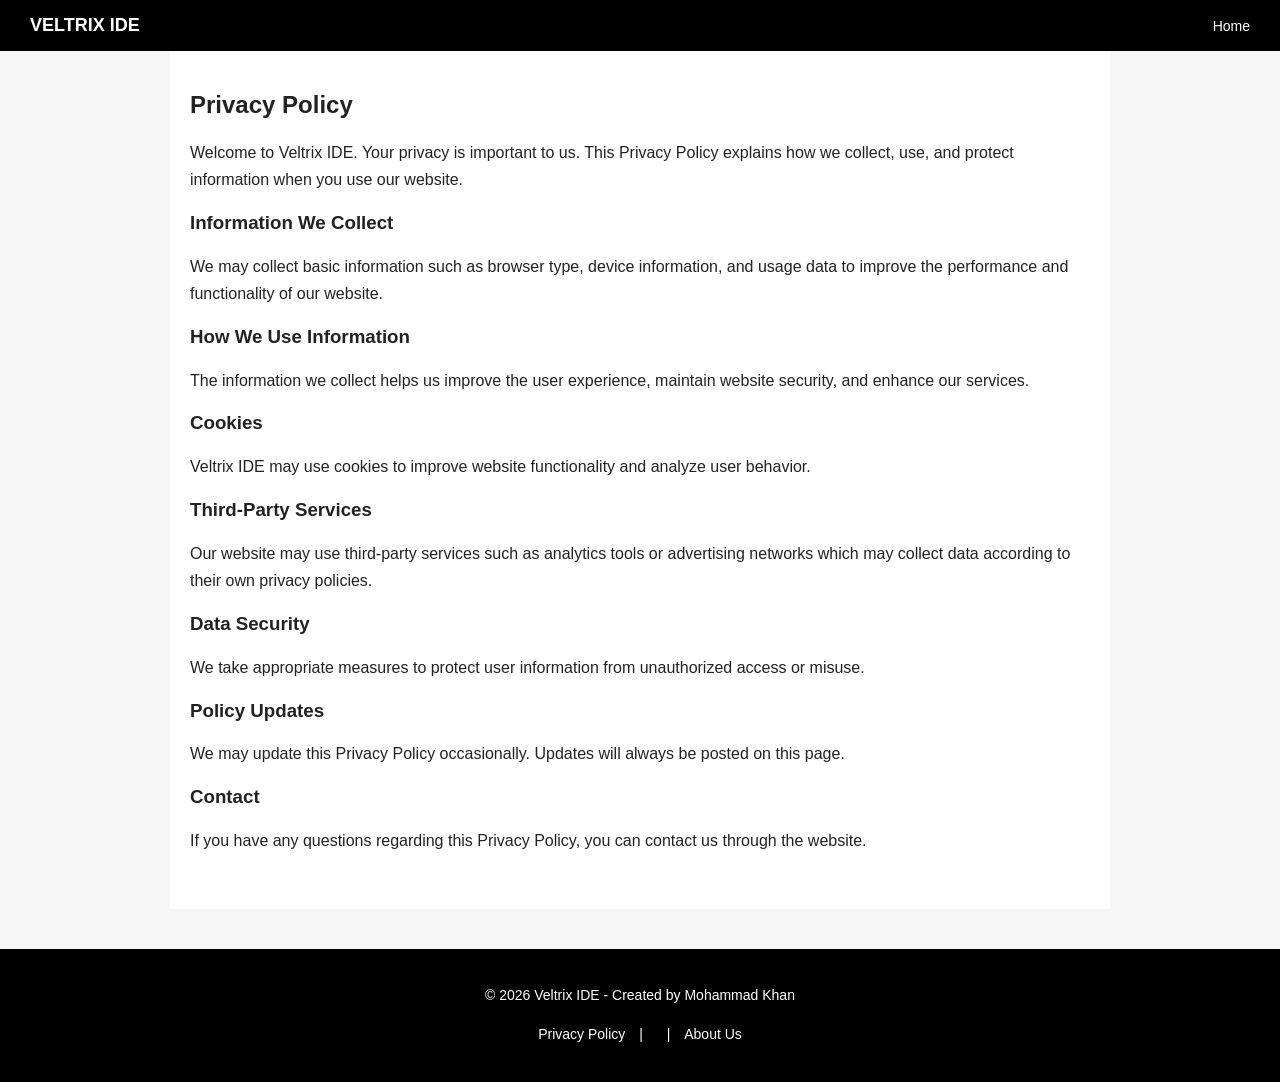
<file: privacy.html>
<!DOCTYPE html>
<html lang="en">

<head>
<meta charset="UTF-8">
<meta name="viewport" content="width=device-width, initial-scale=1.0">

<title>Privacy Policy - Veltrix IDE</title>
<meta name="description" content="Privacy Policy for Veltrix IDE">

<style>

body{
font-family: Arial, Helvetica, sans-serif;
margin:0;
background:#f5f5f5;
color:#222;
}

header{
background:#000;
color:#fff;
padding:15px 30px;
display:flex;
justify-content:space-between;
align-items:center;
}

header h1{
margin:0;
font-size:18px;
}

header a{
color:#fff;
text-decoration:none;
font-size:14px;
}

.container{
max-width:900px;
margin:auto;
background:#fff;
padding:40px 20px;
}

h2{
margin-top:0;
}

p{
line-height:1.7;
margin:15px 0;
}

footer{
background:#000;
color:#fff;
text-align:center;
padding:20px;
margin-top:40px;
font-size:14px;
}

footer a{
color:#fff;
text-decoration:none;
margin:0 10px;
}

</style>

</head>

<body>

<header>
<h1>VELTRIX IDE</h1>
<a href="index.html">Home</a>
</header>

<div class="container">

<h2>Privacy Policy</h2>

<p>Welcome to Veltrix IDE. Your privacy is important to us. This Privacy Policy explains how we collect, use, and protect information when you use our website.</p>

<h3>Information We Collect</h3>

<p>We may collect basic information such as browser type, device information, and usage data to improve the performance and functionality of our website.</p>

<h3>How We Use Information</h3>

<p>The information we collect helps us improve the user experience, maintain website security, and enhance our services.</p>

<h3>Cookies</h3>

<p>Veltrix IDE may use cookies to improve website functionality and analyze user behavior.</p>

<h3>Third-Party Services</h3>

<p>Our website may use third-party services such as analytics tools or advertising networks which may collect data according to their own privacy policies.</p>

<h3>Data Security</h3>

<p>We take appropriate measures to protect user information from unauthorized access or misuse.</p>

<h3>Policy Updates</h3>

<p>We may update this Privacy Policy occasionally. Updates will always be posted on this page.</p>

<h3>Contact</h3>

<p>If you have any questions regarding this Privacy Policy, you can contact us through the website.</p>

</div>

<footer>

<p>© 2026 Veltrix IDE - Created by Mohammad Khan</p>

<p>
<a href="privacy.html">Privacy Policy</a> |
<a href="terms.html"></a> |
<a href="about.html">About Us</a>
</p>

</footer>

</body>
</html>
</file>
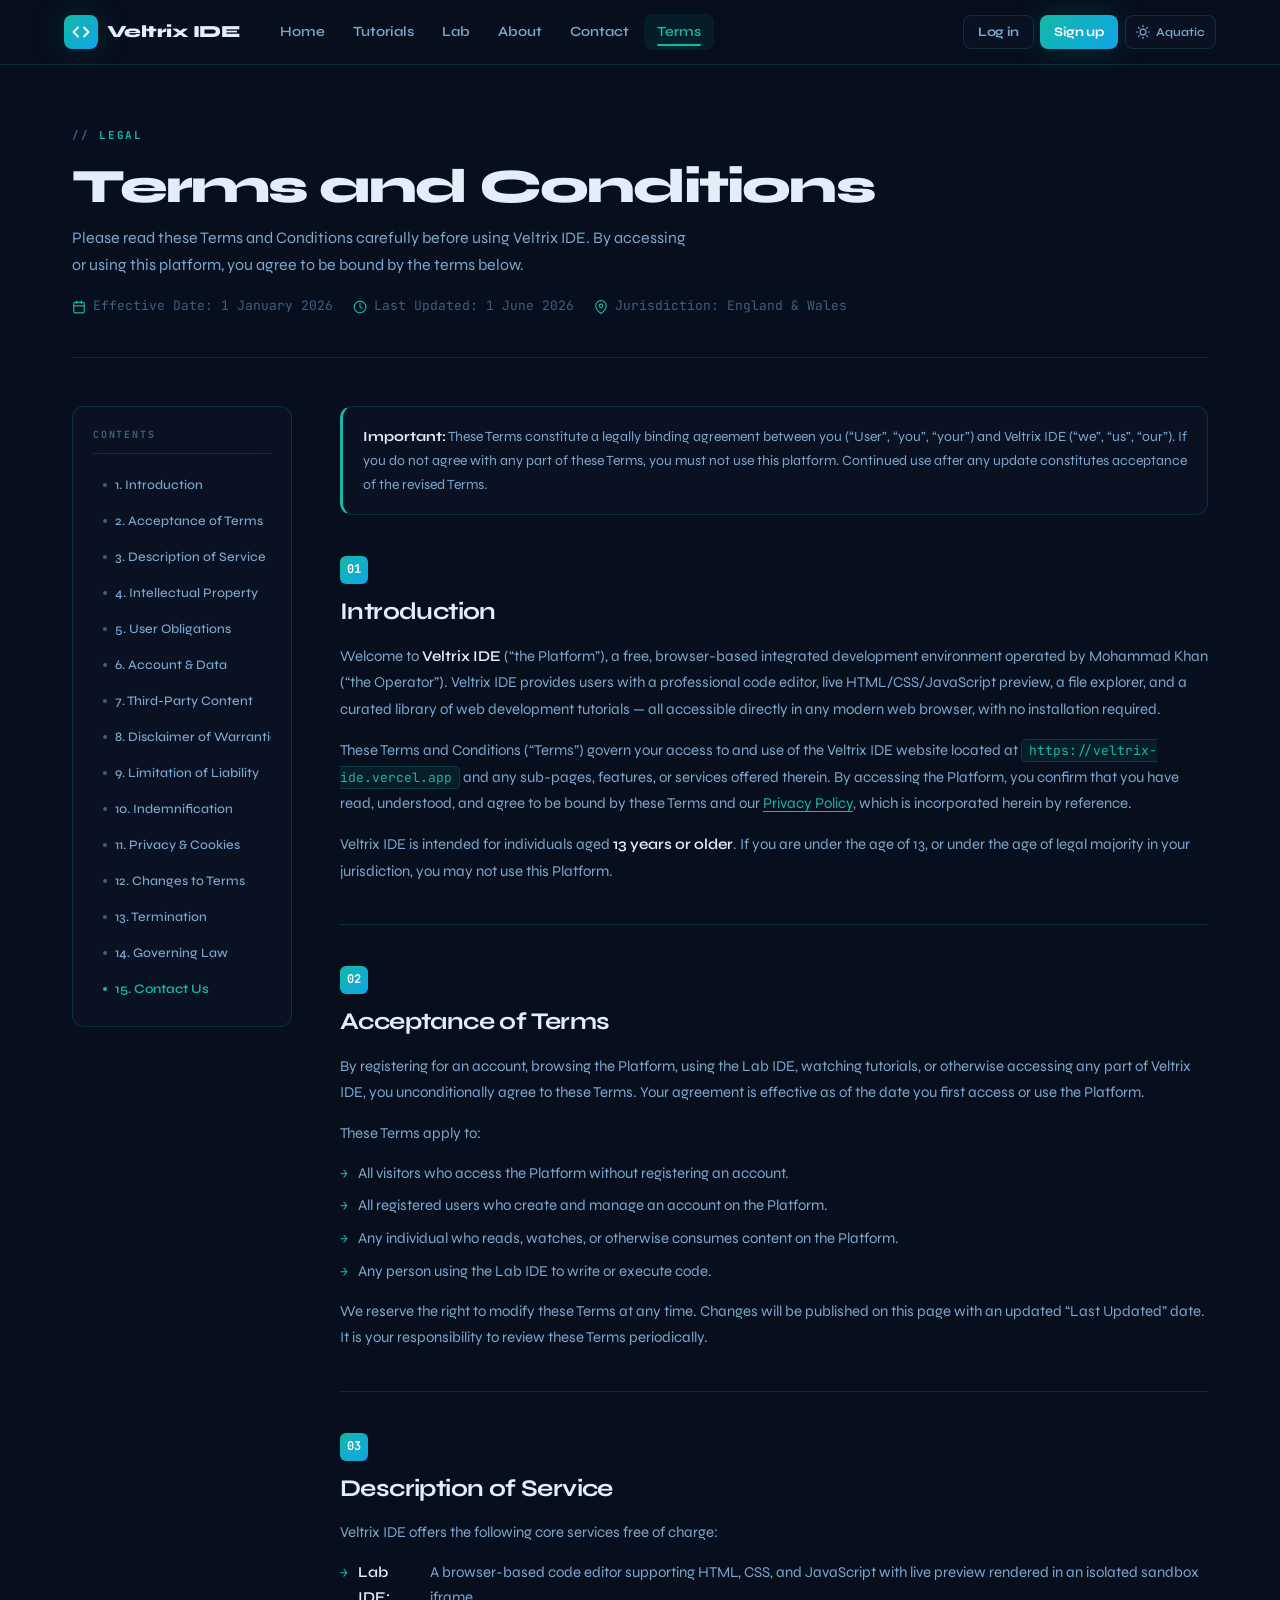
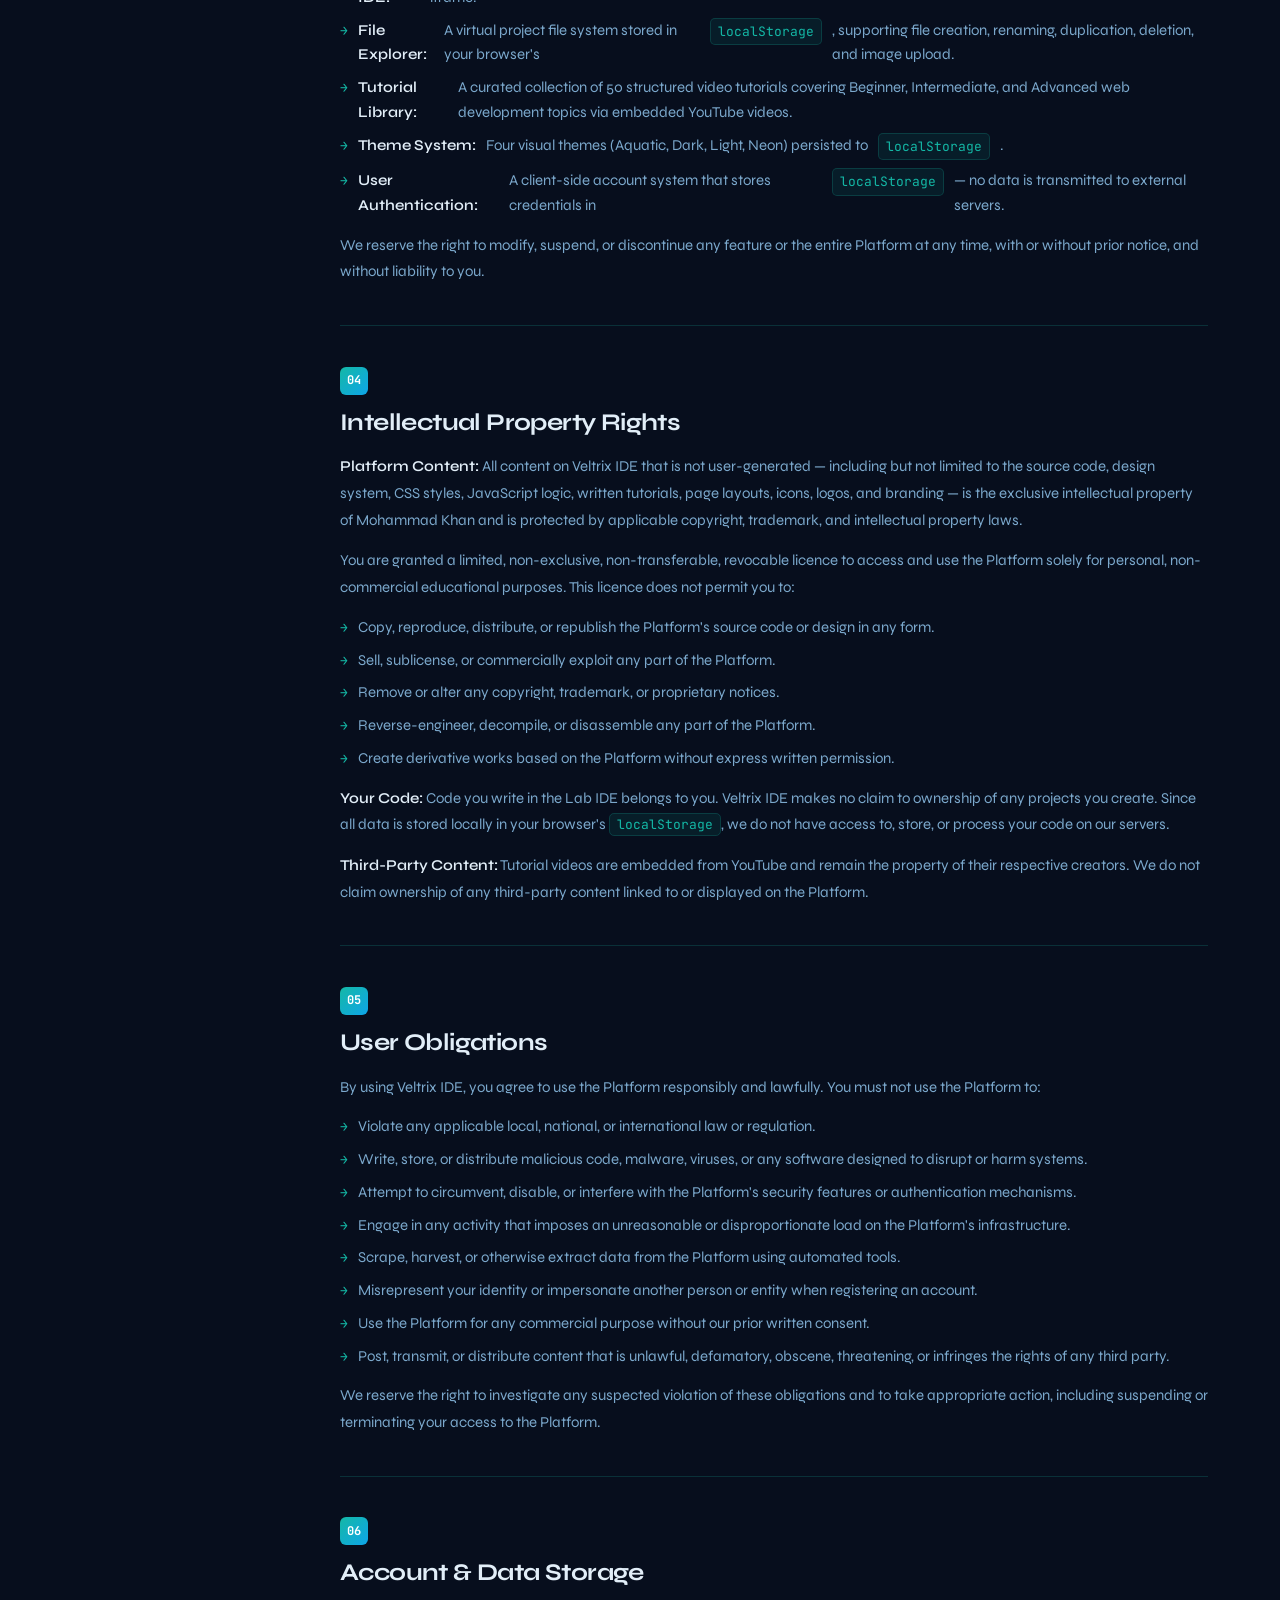
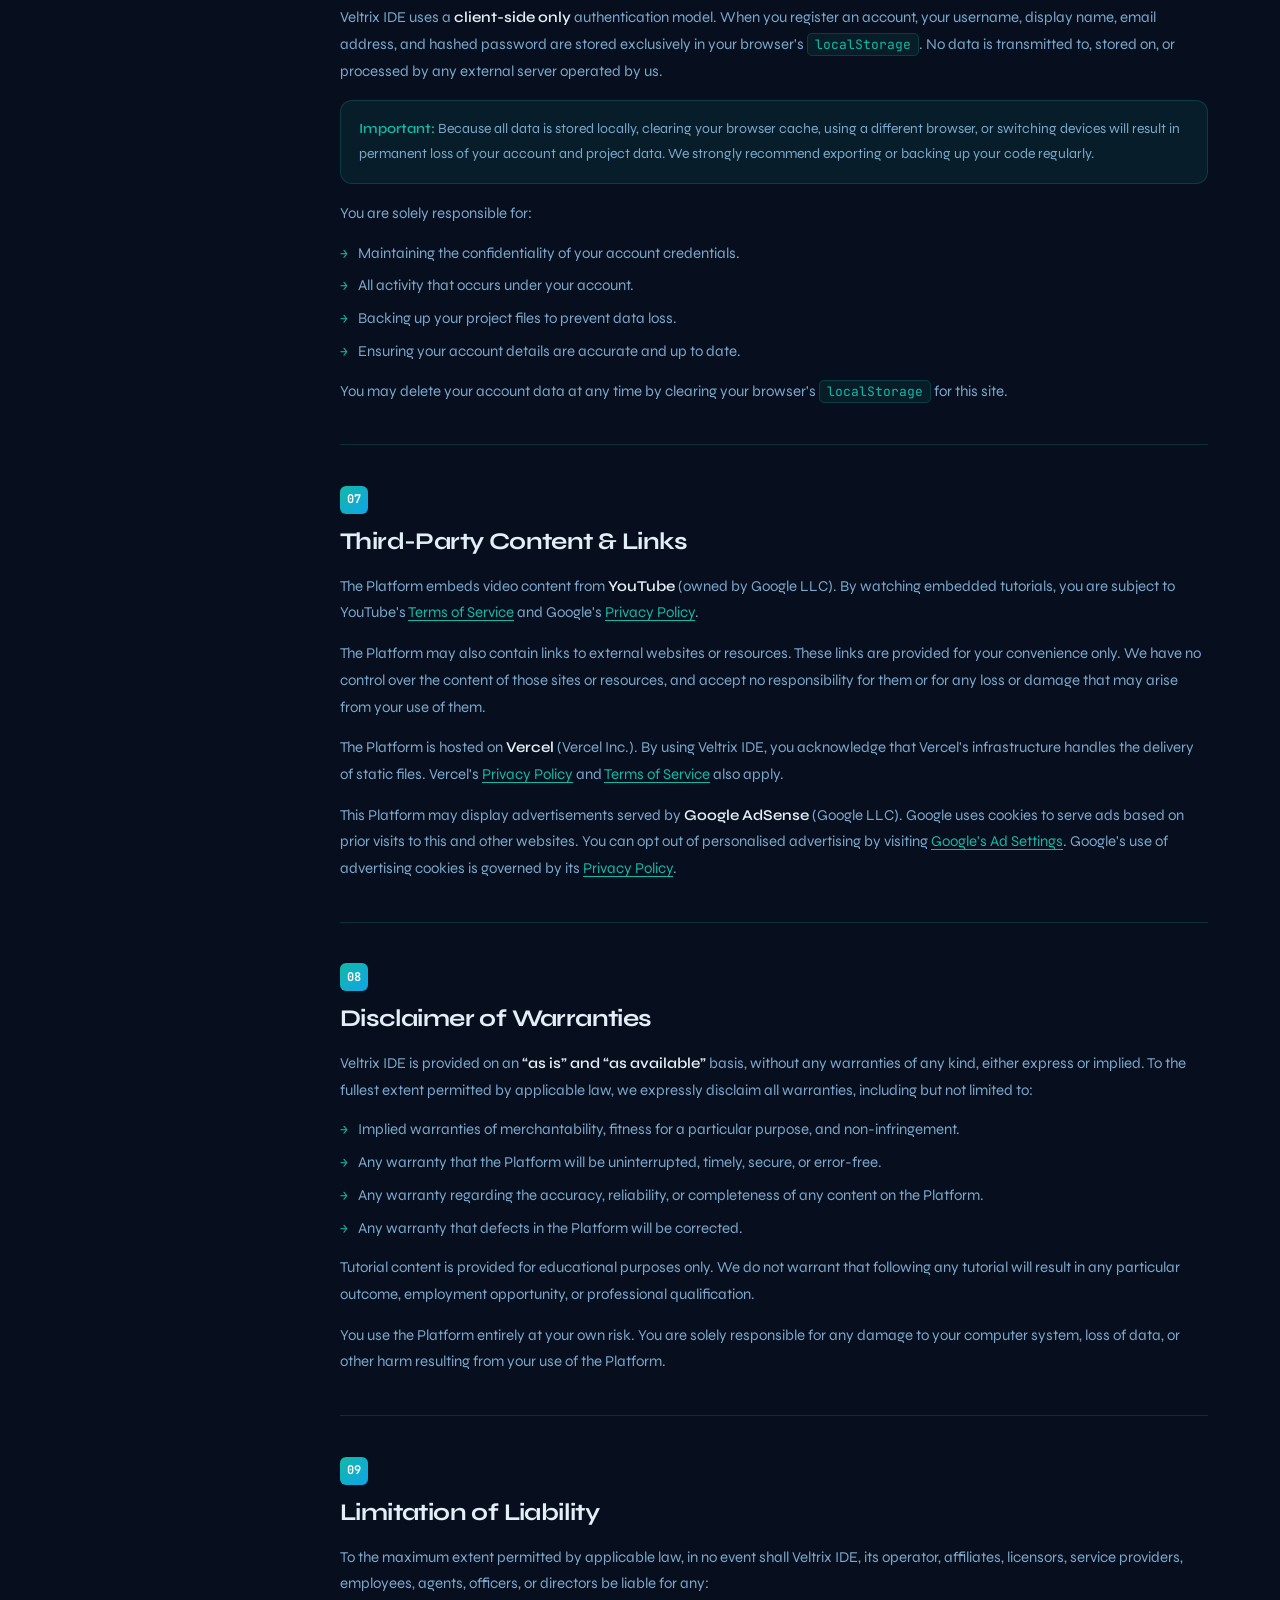
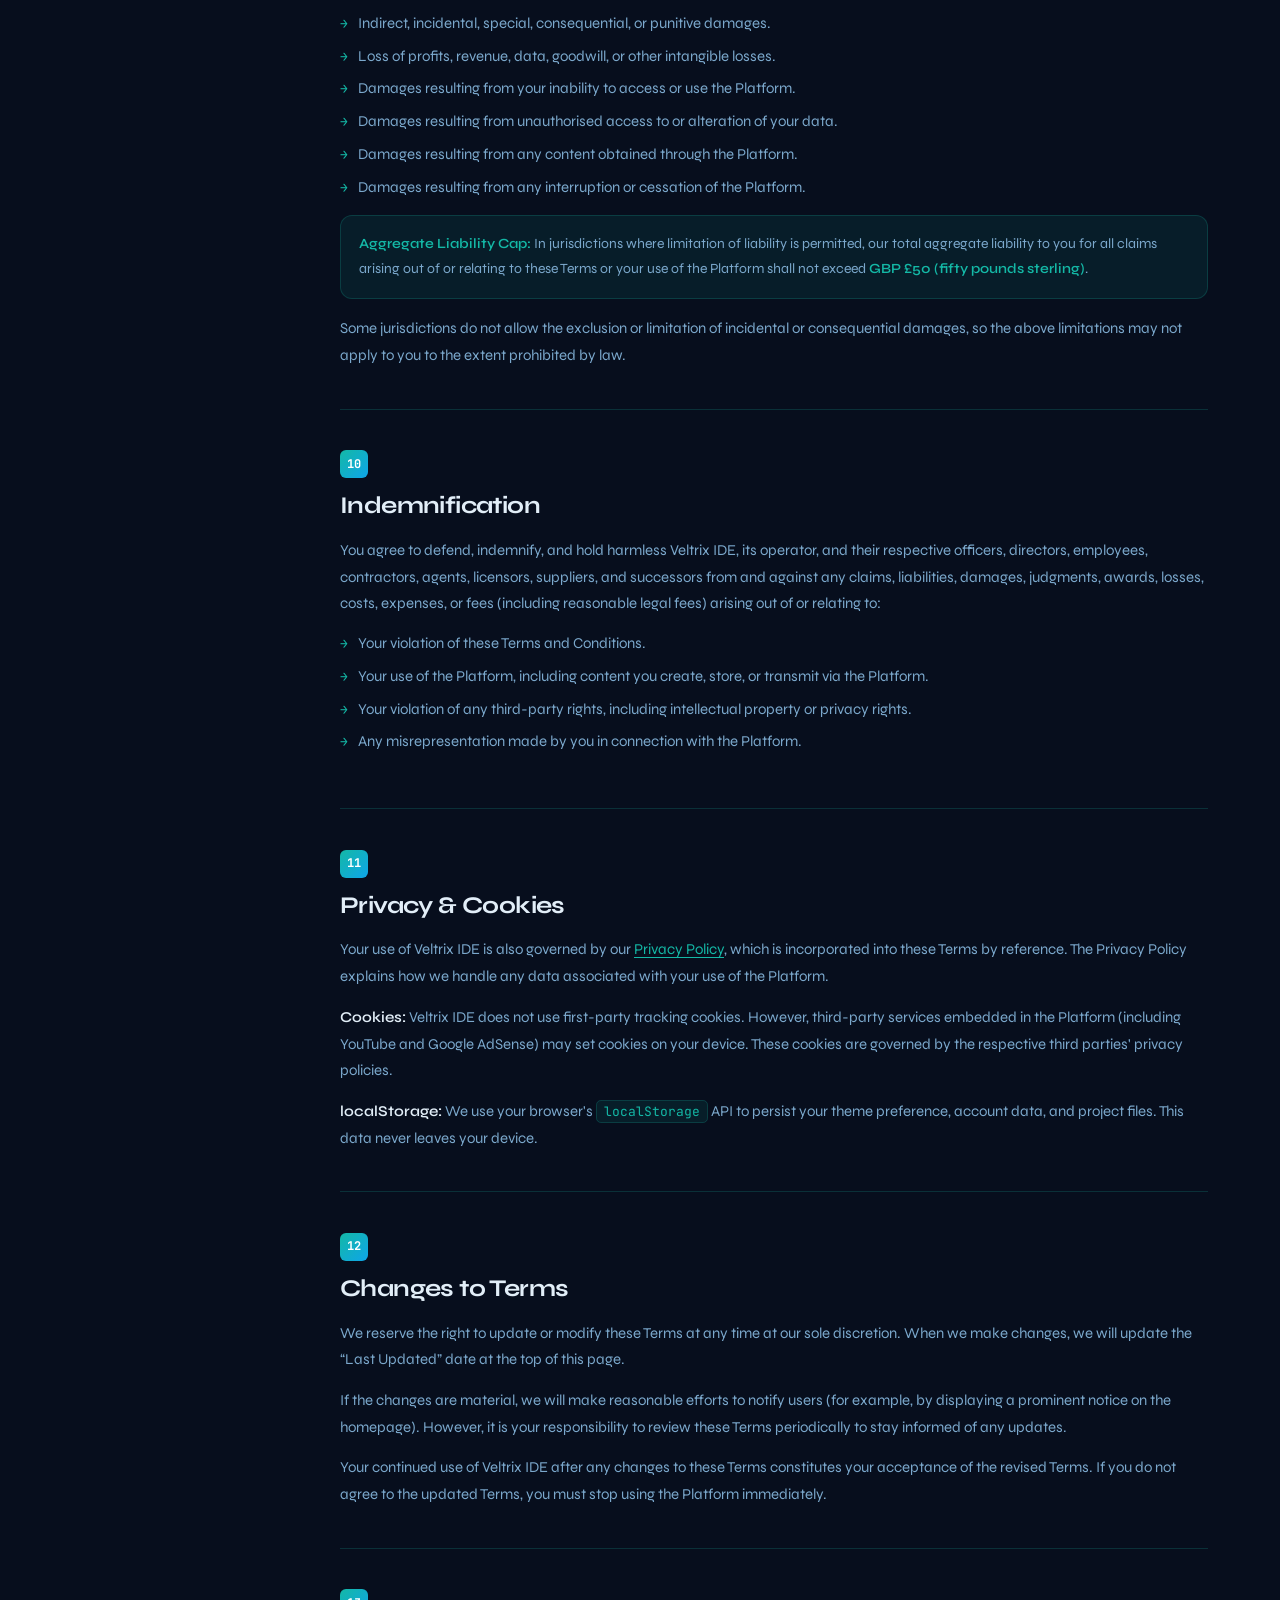
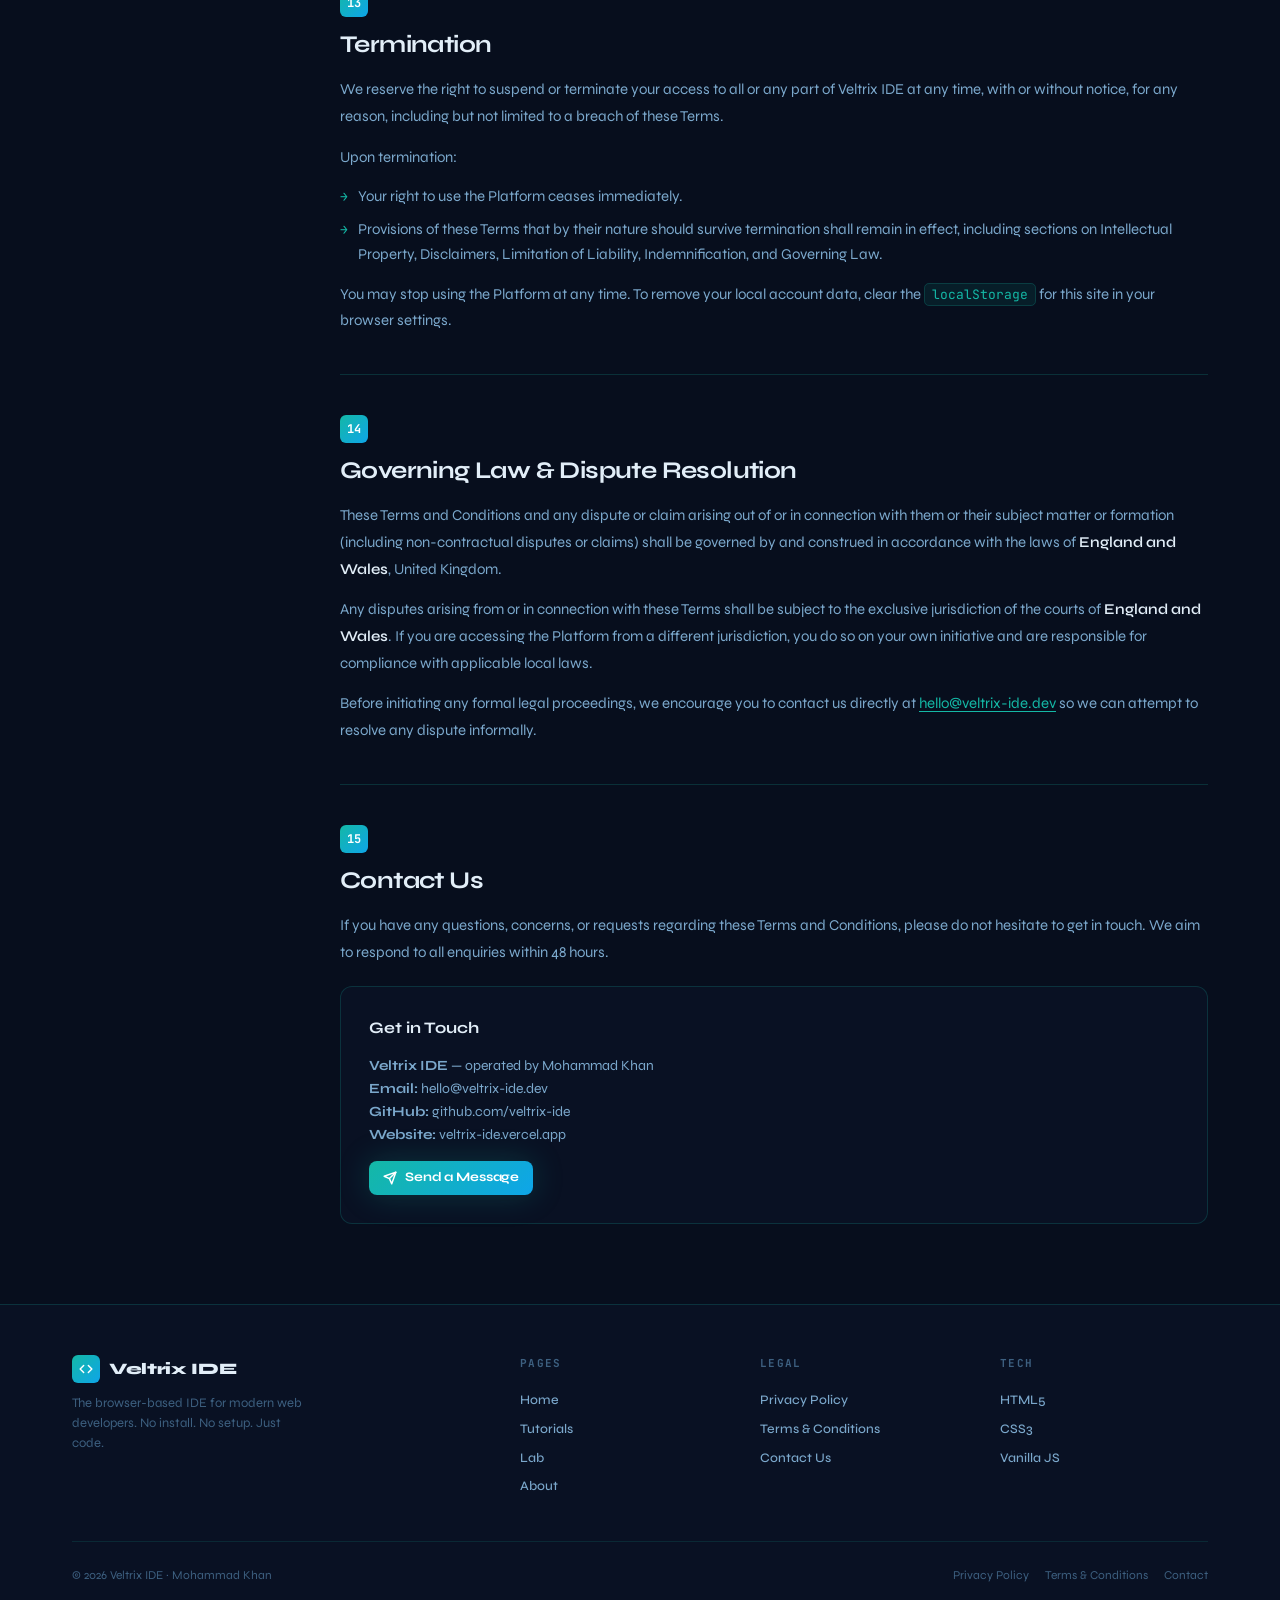
<file: terms-and-conditions.html>
<!DOCTYPE html>
<html lang="en" data-theme="aquatic">
<head>
  <meta charset="UTF-8">
  <meta name="viewport" content="width=device-width, initial-scale=1.0">
  <title>Terms and Conditions — Veltrix IDE</title>
  <meta name="description" content="Read the Terms and Conditions for using Veltrix IDE — a free browser-based code editor and web development learning platform.">
  <meta name="robots" content="index, follow">
  <meta name="theme-color" content="#070e1d">

  <!-- Open Graph -->
  <meta property="og:type"        content="website">
  <meta property="og:title"       content="Terms and Conditions — Veltrix IDE">
  <meta property="og:description" content="Read the Terms and Conditions for using Veltrix IDE.">
  <meta property="og:url"         content="https://veltrix-ide.vercel.app/terms-and-conditions.html">

  <link rel="preconnect" href="https://fonts.googleapis.com">
  <link rel="preconnect" href="https://fonts.gstatic.com" crossorigin>
  <link href="https://fonts.googleapis.com/css2?family=Syne:wght@400;500;600;700;800&family=JetBrains+Mono:wght@400;500;600;700&display=swap" rel="stylesheet">
  <link rel="stylesheet" href="./style.css">

  <!-- Theme init (prevents flash) -->
  <script>(function(){var t=localStorage.getItem('veltrix_theme')||'aquatic';document.documentElement.setAttribute('data-theme',t);})();</script>

  <!-- ============================================================
       <script async custom-element="amp-auto-ads"
        src="https://cdn.ampproject.org/v0/amp-auto-ads-0.1.js">
</script>
  ============================================================ -->

  <style>
    /* ── Terms page specific styles ── */
    .terms-hero {
      padding: 56px 0 40px;
      border-bottom: 1px solid var(--gb);
      margin-bottom: 0;
    }
    .terms-hero-chip {
      display: inline-flex;
      align-items: center;
      gap: 8px;
      font-size: 11px;
      font-weight: 700;
      letter-spacing: .15em;
      text-transform: uppercase;
      color: var(--ac);
      font-family: 'JetBrains Mono', monospace;
      margin-bottom: 16px;
    }
    .terms-hero-chip::before { content: '//'; color: var(--t3); margin-right: 2px; }
    .terms-hero h1 {
      font-size: clamp(28px, 5vw, 48px);
      font-weight: 800;
      letter-spacing: -.04em;
      color: var(--t1);
      margin-bottom: 12px;
      line-height: 1.1;
    }
    .terms-meta {
      display: flex;
      flex-wrap: wrap;
      gap: 20px;
      margin-top: 18px;
    }
    .terms-meta-item {
      display: flex;
      align-items: center;
      gap: 7px;
      font-size: 13px;
      color: var(--t3);
      font-family: 'JetBrains Mono', monospace;
    }
    .terms-meta-item svg { width: 14px; height: 14px; color: var(--ac); flex-shrink: 0; }

    /* Layout */
    .terms-layout {
      display: grid;
      grid-template-columns: 1fr;
      gap: 32px;
      padding: 40px 0 80px;
      align-items: start;
    }
    @media (min-width: 900px) {
      .terms-layout {
        grid-template-columns: 220px 1fr;
        gap: 48px;
        padding: 48px 0 80px;
      }
    }

    /* Sticky Table of Contents */
    .terms-toc {
      background: var(--glass);
      backdrop-filter: blur(16px);
      -webkit-backdrop-filter: blur(16px);
      border: 1px solid var(--gb);
      border-radius: var(--r);
      padding: 20px;
      position: sticky;
      top: 84px;
    }
    .toc-heading {
      font-size: 10px;
      font-weight: 700;
      letter-spacing: .18em;
      text-transform: uppercase;
      color: var(--t3);
      font-family: 'JetBrains Mono', monospace;
      margin-bottom: 14px;
      padding-bottom: 10px;
      border-bottom: 1px solid var(--gb);
    }
    .toc-list { display: flex; flex-direction: column; gap: 2px; }
    .toc-link {
      display: flex;
      align-items: center;
      gap: 8px;
      height: 34px;
      padding: 0 10px;
      border-radius: var(--r-sm);
      font-size: 13px;
      font-weight: 500;
      color: var(--t2);
      transition: color .12s, background .12s;
      white-space: nowrap;
      overflow: hidden;
      text-overflow: ellipsis;
    }
    .toc-link::before {
      content: '';
      width: 4px; height: 4px;
      border-radius: 50%;
      background: var(--t3);
      flex-shrink: 0;
      transition: background .12s;
    }
    .toc-link:hover { color: var(--t1); background: rgba(255,255,255,.06); }
    .toc-link:hover::before { background: var(--ac); }
    .toc-link.active { color: var(--ac); font-weight: 600; }
    .toc-link.active::before { background: var(--ac); }

    /* Prose content */
    .terms-content { min-width: 0; }

    .terms-section {
      margin-bottom: 40px;
      padding-bottom: 40px;
      border-bottom: 1px solid var(--gb);
      scroll-margin-top: 84px;
    }
    .terms-section:last-of-type {
      border-bottom: none;
      margin-bottom: 0;
      padding-bottom: 0;
    }

    .ts-num {
      display: inline-flex;
      align-items: center;
      justify-content: center;
      width: 28px; height: 28px;
      background: var(--grad);
      border-radius: 6px;
      font-size: 12px;
      font-weight: 700;
      color: var(--grad-fg);
      font-family: 'JetBrains Mono', monospace;
      flex-shrink: 0;
      margin-bottom: 14px;
    }
    .ts-title {
      font-size: clamp(18px, 2.8vw, 24px);
      font-weight: 700;
      color: var(--t1);
      letter-spacing: -.025em;
      line-height: 1.2;
      margin-bottom: 16px;
    }
    .ts-body p {
      font-size: 15px;
      color: var(--t2);
      line-height: 1.78;
      margin-bottom: 14px;
    }
    .ts-body p:last-child { margin-bottom: 0; }
    .ts-body ul {
      list-style: none;
      display: flex;
      flex-direction: column;
      gap: 8px;
      margin: 14px 0;
    }
    .ts-body ul li {
      display: flex;
      align-items: flex-start;
      gap: 10px;
      font-size: 15px;
      color: var(--t2);
      line-height: 1.65;
    }
    .ts-body ul li::before {
      content: '→';
      color: var(--ac);
      font-family: 'JetBrains Mono', monospace;
      font-size: 13px;
      font-weight: 700;
      flex-shrink: 0;
      margin-top: 2px;
    }
    .ts-body strong { color: var(--t1); font-weight: 600; }
    .ts-body a { color: var(--ac); text-decoration: underline; text-underline-offset: 3px; }
    .ts-body a:hover { opacity: .8; }
    .ts-body code {
      font-family: 'JetBrains Mono', monospace;
      font-size: 13px;
      background: var(--sub);
      border: 1px solid var(--gb);
      border-radius: 5px;
      padding: 2px 7px;
      color: var(--ac);
    }

    /* Notice box */
    .terms-notice {
      background: var(--glass);
      border: 1px solid var(--gb);
      border-left: 3px solid var(--ac);
      border-radius: var(--r);
      padding: 18px 20px;
      margin-bottom: 40px;
      backdrop-filter: blur(12px);
      -webkit-backdrop-filter: blur(12px);
    }
    .terms-notice p {
      font-size: 14px;
      color: var(--t2);
      line-height: 1.7;
    }
    .terms-notice strong { color: var(--t1); }

    /* Contact card inside terms */
    .terms-contact-card {
      background: var(--glass);
      border: 1px solid var(--gb);
      border-radius: var(--r);
      padding: 28px;
      backdrop-filter: blur(16px);
      -webkit-backdrop-filter: blur(16px);
      display: flex;
      flex-direction: column;
      gap: 14px;
      margin-top: 20px;
    }
    .terms-contact-card h3 {
      font-size: 16px;
      font-weight: 700;
      color: var(--t1);
    }
    .terms-contact-card p {
      font-size: 14px;
      color: var(--t2);
      line-height: 1.65;
    }
    .terms-contact-card a.btn { align-self: flex-start; }

    /* Highlight box */
    .ts-highlight {
      background: var(--sub);
      border: 1px solid var(--gb);
      border-radius: var(--r);
      padding: 16px 18px;
      margin: 16px 0;
    }
    .ts-highlight p {
      font-size: 14px !important;
      color: var(--t2) !important;
      margin-bottom: 0 !important;
    }
    .ts-highlight strong { color: var(--ac) !important; }
  </style>
</head>
<body>

<!-- ══════════════════════════════════════════════════════
     NAVBAR
══════════════════════════════════════════════════════════ -->
<header>
  <nav class="navbar" role="navigation" aria-label="Main navigation">
    <div class="nav-wrap">

      <!-- Logo -->
      <a href="./index.html" class="nav-logo" aria-label="Veltrix IDE home">
        <div class="logo-mark" aria-hidden="true">
          <svg fill="none" stroke="currentColor" stroke-width="2.5" stroke-linecap="round" stroke-linejoin="round" viewBox="0 0 24 24">
            <polyline points="16 18 22 12 16 6"/><polyline points="8 6 2 12 8 18"/>
          </svg>
        </div>
        <span>Veltrix IDE</span>
      </a>

      <!-- Desktop links -->
      <ul class="nav-links" role="menubar">
        <li><a href="./index.html">Home</a></li>
        <li><a href="./tutorials.html">Tutorials</a></li>
        <li><a href="./lab.html">Lab</a></li>
        <li><a href="./about.html">About</a></li>
        <li><a href="./contact.html">Contact</a></li>
        <li><a href="./terms-and-conditions.html" class="active">Terms</a></li>
      </ul>

      <!-- Right side -->
      <div class="nav-right">
        <div id="nav-auth" class="nav-auth">
          <button class="btn btn-ghost btn-sm" data-modal="modal-login">Log in</button>
          <button class="btn btn-primary btn-sm" data-modal="modal-signup">Sign up</button>
        </div>
        <div id="nav-user" class="nav-user">
          <div id="nav-avatar" class="nav-avatar"></div>
          <span id="nav-uname" class="nav-uname"></span>
          <button id="logout-btn" class="btn btn-ghost btn-sm">Logout</button>
        </div>
        <div class="theme-sel">
          <button class="theme-btn" id="theme-btn" aria-haspopup="listbox" aria-label="Change theme">
            <svg fill="none" stroke="currentColor" stroke-width="2" stroke-linecap="round" stroke-linejoin="round" viewBox="0 0 24 24" aria-hidden="true">
              <circle cx="12" cy="12" r="5"/>
              <line x1="12" y1="1" x2="12" y2="3"/><line x1="12" y1="21" x2="12" y2="23"/>
              <line x1="4.22" y1="4.22" x2="5.64" y2="5.64"/><line x1="18.36" y1="18.36" x2="19.78" y2="19.78"/>
              <line x1="1" y1="12" x2="3" y2="12"/><line x1="21" y1="12" x2="23" y2="12"/>
              <line x1="4.22" y1="19.78" x2="5.64" y2="18.36"/><line x1="18.36" y1="5.64" x2="19.78" y2="4.22"/>
            </svg>
            <span class="t-label">Theme</span>
          </button>
          <div class="theme-dd" id="theme-dd" role="listbox"></div>
        </div>
        <button class="nav-ham" id="nav-ham" aria-label="Toggle navigation" aria-expanded="false" aria-controls="nav-drawer">
          <span></span><span></span><span></span>
        </button>
      </div>

    </div>
  </nav>

  <!-- Mobile drawer -->
  <nav class="nav-drawer" id="nav-drawer" aria-label="Mobile navigation" aria-hidden="true">
    <a href="./index.html">Home</a>
    <a href="./tutorials.html">Tutorials</a>
    <a href="./lab.html">Lab</a>
    <a href="./about.html">About</a>
    <a href="./contact.html">Contact</a>
    <a href="./terms-and-conditions.html" class="active">Terms</a>
  </nav>
</header>

<!-- ══════════════════════════════════════════════════════
     MAIN
══════════════════════════════════════════════════════════ -->
<main>
  <div class="container">

    <!-- Page Hero -->
    <div class="terms-hero">
      <div class="terms-hero-chip">Legal</div>
      <h1>Terms and Conditions</h1>
      <p style="font-size:16px;color:var(--t2);line-height:1.65;max-width:620px;">
        Please read these Terms and Conditions carefully before using Veltrix IDE.
        By accessing or using this platform, you agree to be bound by the terms below.
      </p>
      <div class="terms-meta">
        <span class="terms-meta-item">
          <svg fill="none" stroke="currentColor" stroke-width="2" stroke-linecap="round" stroke-linejoin="round" viewBox="0 0 24 24" aria-hidden="true"><rect x="3" y="4" width="18" height="18" rx="2" ry="2"/><line x1="16" y1="2" x2="16" y2="6"/><line x1="8" y1="2" x2="8" y2="6"/><line x1="3" y1="10" x2="21" y2="10"/></svg>
          Effective Date: 1 January 2026
        </span>
        <span class="terms-meta-item">
          <svg fill="none" stroke="currentColor" stroke-width="2" stroke-linecap="round" stroke-linejoin="round" viewBox="0 0 24 24" aria-hidden="true"><circle cx="12" cy="12" r="10"/><polyline points="12 6 12 12 16 14"/></svg>
          Last Updated: 1 June 2026
        </span>
        <span class="terms-meta-item">
          <svg fill="none" stroke="currentColor" stroke-width="2" stroke-linecap="round" stroke-linejoin="round" viewBox="0 0 24 24" aria-hidden="true"><path d="M21 10c0 7-9 13-9 13s-9-6-9-13a9 9 0 0118 0z"/><circle cx="12" cy="10" r="3"/></svg>
          Jurisdiction: England &amp; Wales
        </span>
      </div>
    </div>

    <!-- Two-column layout: TOC + Content -->
    <div class="terms-layout">

      <!-- ── Sticky Table of Contents (desktop) ── -->
      <aside class="terms-toc" aria-label="Table of contents">
        <div class="toc-heading">Contents</div>
        <nav class="toc-list">
          <a class="toc-link" href="#s1">1. Introduction</a>
          <a class="toc-link" href="#s2">2. Acceptance of Terms</a>
          <a class="toc-link" href="#s3">3. Description of Service</a>
          <a class="toc-link" href="#s4">4. Intellectual Property</a>
          <a class="toc-link" href="#s5">5. User Obligations</a>
          <a class="toc-link" href="#s6">6. Account &amp; Data</a>
          <a class="toc-link" href="#s7">7. Third-Party Content</a>
          <a class="toc-link" href="#s8">8. Disclaimer of Warranties</a>
          <a class="toc-link" href="#s9">9. Limitation of Liability</a>
          <a class="toc-link" href="#s10">10. Indemnification</a>
          <a class="toc-link" href="#s11">11. Privacy &amp; Cookies</a>
          <a class="toc-link" href="#s12">12. Changes to Terms</a>
          <a class="toc-link" href="#s13">13. Termination</a>
          <a class="toc-link" href="#s14">14. Governing Law</a>
          <a class="toc-link" href="#s15">15. Contact Us</a>
        </nav>
      </aside>

      <!-- ── Main Content ── -->
      <article class="terms-content" itemscope itemtype="https://schema.org/WebPage">

        <!-- Important notice -->
        <div class="terms-notice" role="note">
          <p>
            <strong>Important:</strong> These Terms constitute a legally binding agreement between you (&ldquo;User&rdquo;, &ldquo;you&rdquo;, &ldquo;your&rdquo;)
            and Veltrix IDE (&ldquo;we&rdquo;, &ldquo;us&rdquo;, &ldquo;our&rdquo;). If you do not agree with any part of these Terms,
            you must not use this platform. Continued use after any update constitutes acceptance of the revised Terms.
          </p>
        </div>

        <!-- ── Section 1 ── -->
        <section class="terms-section" id="s1" aria-labelledby="s1-h">
          <div class="ts-num" aria-hidden="true">01</div>
          <h2 class="ts-title" id="s1-h">Introduction</h2>
          <div class="ts-body">
            <p>
              Welcome to <strong>Veltrix IDE</strong> (&ldquo;the Platform&rdquo;), a free, browser-based integrated development environment
              operated by Mohammad Khan (&ldquo;the Operator&rdquo;). Veltrix IDE provides users with a professional code editor,
              live HTML/CSS/JavaScript preview, a file explorer, and a curated library of web development tutorials — all
              accessible directly in any modern web browser, with no installation required.
            </p>
            <p>
              These Terms and Conditions (&ldquo;Terms&rdquo;) govern your access to and use of the Veltrix IDE website located at
              <code>https://veltrix-ide.vercel.app</code> and any sub-pages, features, or services offered therein.
              By accessing the Platform, you confirm that you have read, understood, and agree to be bound by these Terms
              and our <a href="./privacy.html">Privacy Policy</a>, which is incorporated herein by reference.
            </p>
            <p>
              Veltrix IDE is intended for individuals aged <strong>13 years or older</strong>. If you are under the age of 13,
              or under the age of legal majority in your jurisdiction, you may not use this Platform.
            </p>
          </div>
        </section>

        <!-- ── Section 2 ── -->
        <section class="terms-section" id="s2" aria-labelledby="s2-h">
          <div class="ts-num" aria-hidden="true">02</div>
          <h2 class="ts-title" id="s2-h">Acceptance of Terms</h2>
          <div class="ts-body">
            <p>
              By registering for an account, browsing the Platform, using the Lab IDE, watching tutorials, or otherwise
              accessing any part of Veltrix IDE, you unconditionally agree to these Terms. Your agreement is effective
              as of the date you first access or use the Platform.
            </p>
            <p>
              These Terms apply to:
            </p>
            <ul>
              <li>All visitors who access the Platform without registering an account.</li>
              <li>All registered users who create and manage an account on the Platform.</li>
              <li>Any individual who reads, watches, or otherwise consumes content on the Platform.</li>
              <li>Any person using the Lab IDE to write or execute code.</li>
            </ul>
            <p>
              We reserve the right to modify these Terms at any time. Changes will be published on this page with an updated
              &ldquo;Last Updated&rdquo; date. It is your responsibility to review these Terms periodically.
            </p>
          </div>
        </section>

        <!-- ── Section 3 ── -->
        <section class="terms-section" id="s3" aria-labelledby="s3-h">
          <div class="ts-num" aria-hidden="true">03</div>
          <h2 class="ts-title" id="s3-h">Description of Service</h2>
          <div class="ts-body">
            <p>
              Veltrix IDE offers the following core services free of charge:
            </p>
            <ul>
              <li><strong>Lab IDE:</strong> A browser-based code editor supporting HTML, CSS, and JavaScript with live preview rendered in an isolated sandbox iframe.</li>
              <li><strong>File Explorer:</strong> A virtual project file system stored in your browser&apos;s <code>localStorage</code>, supporting file creation, renaming, duplication, deletion, and image upload.</li>
              <li><strong>Tutorial Library:</strong> A curated collection of 50 structured video tutorials covering Beginner, Intermediate, and Advanced web development topics via embedded YouTube videos.</li>
              <li><strong>Theme System:</strong> Four visual themes (Aquatic, Dark, Light, Neon) persisted to <code>localStorage</code>.</li>
              <li><strong>User Authentication:</strong> A client-side account system that stores credentials in <code>localStorage</code> — no data is transmitted to external servers.</li>
            </ul>
            <p>
              We reserve the right to modify, suspend, or discontinue any feature or the entire Platform at any time,
              with or without prior notice, and without liability to you.
            </p>
          </div>
        </section>

        <!-- ── Section 4 ── -->
        <section class="terms-section" id="s4" aria-labelledby="s4-h">
          <div class="ts-num" aria-hidden="true">04</div>
          <h2 class="ts-title" id="s4-h">Intellectual Property Rights</h2>
          <div class="ts-body">
            <p>
              <strong>Platform Content:</strong> All content on Veltrix IDE that is not user-generated — including but not limited to
              the source code, design system, CSS styles, JavaScript logic, written tutorials, page layouts, icons, logos, and branding
              — is the exclusive intellectual property of Mohammad Khan and is protected by applicable copyright, trademark, and
              intellectual property laws.
            </p>
            <p>
              You are granted a limited, non-exclusive, non-transferable, revocable licence to access and use the Platform
              solely for personal, non-commercial educational purposes. This licence does not permit you to:
            </p>
            <ul>
              <li>Copy, reproduce, distribute, or republish the Platform&apos;s source code or design in any form.</li>
              <li>Sell, sublicense, or commercially exploit any part of the Platform.</li>
              <li>Remove or alter any copyright, trademark, or proprietary notices.</li>
              <li>Reverse-engineer, decompile, or disassemble any part of the Platform.</li>
              <li>Create derivative works based on the Platform without express written permission.</li>
            </ul>
            <p>
              <strong>Your Code:</strong> Code you write in the Lab IDE belongs to you. Veltrix IDE makes no claim to ownership of
              any projects you create. Since all data is stored locally in your browser&apos;s <code>localStorage</code>, we do not
              have access to, store, or process your code on our servers.
            </p>
            <p>
              <strong>Third-Party Content:</strong> Tutorial videos are embedded from YouTube and remain the property of their
              respective creators. We do not claim ownership of any third-party content linked to or displayed on the Platform.
            </p>
          </div>
        </section>

        <!-- ── Section 5 ── -->
        <section class="terms-section" id="s5" aria-labelledby="s5-h">
          <div class="ts-num" aria-hidden="true">05</div>
          <h2 class="ts-title" id="s5-h">User Obligations</h2>
          <div class="ts-body">
            <p>
              By using Veltrix IDE, you agree to use the Platform responsibly and lawfully. You must not use the Platform to:
            </p>
            <ul>
              <li>Violate any applicable local, national, or international law or regulation.</li>
              <li>Write, store, or distribute malicious code, malware, viruses, or any software designed to disrupt or harm systems.</li>
              <li>Attempt to circumvent, disable, or interfere with the Platform&apos;s security features or authentication mechanisms.</li>
              <li>Engage in any activity that imposes an unreasonable or disproportionate load on the Platform&apos;s infrastructure.</li>
              <li>Scrape, harvest, or otherwise extract data from the Platform using automated tools.</li>
              <li>Misrepresent your identity or impersonate another person or entity when registering an account.</li>
              <li>Use the Platform for any commercial purpose without our prior written consent.</li>
              <li>Post, transmit, or distribute content that is unlawful, defamatory, obscene, threatening, or infringes the rights of any third party.</li>
            </ul>
            <p>
              We reserve the right to investigate any suspected violation of these obligations and to take appropriate action,
              including suspending or terminating your access to the Platform.
            </p>
          </div>
        </section>

        <!-- ── Section 6 ── -->
        <section class="terms-section" id="s6" aria-labelledby="s6-h">
          <div class="ts-num" aria-hidden="true">06</div>
          <h2 class="ts-title" id="s6-h">Account &amp; Data Storage</h2>
          <div class="ts-body">
            <p>
              Veltrix IDE uses a <strong>client-side only</strong> authentication model. When you register an account, your
              username, display name, email address, and hashed password are stored exclusively in your browser&apos;s
              <code>localStorage</code>. No data is transmitted to, stored on, or processed by any external server operated by us.
            </p>
            <div class="ts-highlight">
              <p><strong>Important:</strong> Because all data is stored locally, clearing your browser cache, using a different browser, or switching devices will result in permanent loss of your account and project data. We strongly recommend exporting or backing up your code regularly.</p>
            </div>
            <p>
              You are solely responsible for:
            </p>
            <ul>
              <li>Maintaining the confidentiality of your account credentials.</li>
              <li>All activity that occurs under your account.</li>
              <li>Backing up your project files to prevent data loss.</li>
              <li>Ensuring your account details are accurate and up to date.</li>
            </ul>
            <p>
              You may delete your account data at any time by clearing your browser&apos;s <code>localStorage</code> for this site.
            </p>
          </div>
        </section>

        <!-- ── Section 7 ── -->
        <section class="terms-section" id="s7" aria-labelledby="s7-h">
          <div class="ts-num" aria-hidden="true">07</div>
          <h2 class="ts-title" id="s7-h">Third-Party Content &amp; Links</h2>
          <div class="ts-body">
            <p>
              The Platform embeds video content from <strong>YouTube</strong> (owned by Google LLC). By watching embedded
              tutorials, you are subject to YouTube&apos;s <a href="https://www.youtube.com/t/terms" target="_blank" rel="noopener noreferrer">Terms of Service</a>
              and Google&apos;s <a href="https://policies.google.com/privacy" target="_blank" rel="noopener noreferrer">Privacy Policy</a>.
            </p>
            <p>
              The Platform may also contain links to external websites or resources. These links are provided for your
              convenience only. We have no control over the content of those sites or resources, and accept no responsibility
              for them or for any loss or damage that may arise from your use of them.
            </p>
            <p>
              The Platform is hosted on <strong>Vercel</strong> (Vercel Inc.). By using Veltrix IDE, you acknowledge that Vercel&apos;s
              infrastructure handles the delivery of static files. Vercel&apos;s <a href="https://vercel.com/legal/privacy-policy" target="_blank" rel="noopener noreferrer">Privacy Policy</a>
              and <a href="https://vercel.com/legal/terms" target="_blank" rel="noopener noreferrer">Terms of Service</a> also apply.
            </p>
            <p>
              This Platform may display advertisements served by <strong>Google AdSense</strong> (Google LLC). Google uses cookies
              to serve ads based on prior visits to this and other websites. You can opt out of personalised advertising by
              visiting <a href="https://www.google.com/settings/ads" target="_blank" rel="noopener noreferrer">Google&apos;s Ad Settings</a>.
              Google&apos;s use of advertising cookies is governed by its
              <a href="https://policies.google.com/privacy" target="_blank" rel="noopener noreferrer">Privacy Policy</a>.
            </p>
          </div>
        </section>

        <!-- ── Section 8 ── -->
        <section class="terms-section" id="s8" aria-labelledby="s8-h">
          <div class="ts-num" aria-hidden="true">08</div>
          <h2 class="ts-title" id="s8-h">Disclaimer of Warranties</h2>
          <div class="ts-body">
            <p>
              Veltrix IDE is provided on an <strong>&ldquo;as is&rdquo; and &ldquo;as available&rdquo;</strong> basis, without any warranties
              of any kind, either express or implied. To the fullest extent permitted by applicable law, we expressly disclaim all
              warranties, including but not limited to:
            </p>
            <ul>
              <li>Implied warranties of merchantability, fitness for a particular purpose, and non-infringement.</li>
              <li>Any warranty that the Platform will be uninterrupted, timely, secure, or error-free.</li>
              <li>Any warranty regarding the accuracy, reliability, or completeness of any content on the Platform.</li>
              <li>Any warranty that defects in the Platform will be corrected.</li>
            </ul>
            <p>
              Tutorial content is provided for educational purposes only. We do not warrant that following any tutorial
              will result in any particular outcome, employment opportunity, or professional qualification.
            </p>
            <p>
              You use the Platform entirely at your own risk. You are solely responsible for any damage to your computer system,
              loss of data, or other harm resulting from your use of the Platform.
            </p>
          </div>
        </section>

        <!-- ── Section 9 ── -->
        <section class="terms-section" id="s9" aria-labelledby="s9-h">
          <div class="ts-num" aria-hidden="true">09</div>
          <h2 class="ts-title" id="s9-h">Limitation of Liability</h2>
          <div class="ts-body">
            <p>
              To the maximum extent permitted by applicable law, in no event shall Veltrix IDE, its operator, affiliates,
              licensors, service providers, employees, agents, officers, or directors be liable for any:
            </p>
            <ul>
              <li>Indirect, incidental, special, consequential, or punitive damages.</li>
              <li>Loss of profits, revenue, data, goodwill, or other intangible losses.</li>
              <li>Damages resulting from your inability to access or use the Platform.</li>
              <li>Damages resulting from unauthorised access to or alteration of your data.</li>
              <li>Damages resulting from any content obtained through the Platform.</li>
              <li>Damages resulting from any interruption or cessation of the Platform.</li>
            </ul>
            <div class="ts-highlight">
              <p>
                <strong>Aggregate Liability Cap:</strong> In jurisdictions where limitation of liability is permitted,
                our total aggregate liability to you for all claims arising out of or relating to these Terms or your
                use of the Platform shall not exceed <strong>GBP £50 (fifty pounds sterling)</strong>.
              </p>
            </div>
            <p>
              Some jurisdictions do not allow the exclusion or limitation of incidental or consequential damages,
              so the above limitations may not apply to you to the extent prohibited by law.
            </p>
          </div>
        </section>

        <!-- ── Section 10 ── -->
        <section class="terms-section" id="s10" aria-labelledby="s10-h">
          <div class="ts-num" aria-hidden="true">10</div>
          <h2 class="ts-title" id="s10-h">Indemnification</h2>
          <div class="ts-body">
            <p>
              You agree to defend, indemnify, and hold harmless Veltrix IDE, its operator, and their respective officers,
              directors, employees, contractors, agents, licensors, suppliers, and successors from and against any claims,
              liabilities, damages, judgments, awards, losses, costs, expenses, or fees (including reasonable legal fees)
              arising out of or relating to:
            </p>
            <ul>
              <li>Your violation of these Terms and Conditions.</li>
              <li>Your use of the Platform, including content you create, store, or transmit via the Platform.</li>
              <li>Your violation of any third-party rights, including intellectual property or privacy rights.</li>
              <li>Any misrepresentation made by you in connection with the Platform.</li>
            </ul>
          </div>
        </section>

        <!-- ── Section 11 ── -->
        <section class="terms-section" id="s11" aria-labelledby="s11-h">
          <div class="ts-num" aria-hidden="true">11</div>
          <h2 class="ts-title" id="s11-h">Privacy &amp; Cookies</h2>
          <div class="ts-body">
            <p>
              Your use of Veltrix IDE is also governed by our <a href="./privacy.html">Privacy Policy</a>,
              which is incorporated into these Terms by reference. The Privacy Policy explains how we handle any
              data associated with your use of the Platform.
            </p>
            <p>
              <strong>Cookies:</strong> Veltrix IDE does not use first-party tracking cookies. However, third-party services
              embedded in the Platform (including YouTube and Google AdSense) may set cookies on your device. These
              cookies are governed by the respective third parties&apos; privacy policies.
            </p>
            <p>
              <strong>localStorage:</strong> We use your browser&apos;s <code>localStorage</code> API to persist your theme
              preference, account data, and project files. This data never leaves your device.
            </p>
          </div>
        </section>

        <!-- ── Section 12 ── -->
        <section class="terms-section" id="s12" aria-labelledby="s12-h">
          <div class="ts-num" aria-hidden="true">12</div>
          <h2 class="ts-title" id="s12-h">Changes to Terms</h2>
          <div class="ts-body">
            <p>
              We reserve the right to update or modify these Terms at any time at our sole discretion. When we make changes,
              we will update the &ldquo;Last Updated&rdquo; date at the top of this page.
            </p>
            <p>
              If the changes are material, we will make reasonable efforts to notify users (for example, by displaying a
              prominent notice on the homepage). However, it is your responsibility to review these Terms periodically to
              stay informed of any updates.
            </p>
            <p>
              Your continued use of Veltrix IDE after any changes to these Terms constitutes your acceptance of the revised
              Terms. If you do not agree to the updated Terms, you must stop using the Platform immediately.
            </p>
          </div>
        </section>

        <!-- ── Section 13 ── -->
        <section class="terms-section" id="s13" aria-labelledby="s13-h">
          <div class="ts-num" aria-hidden="true">13</div>
          <h2 class="ts-title" id="s13-h">Termination</h2>
          <div class="ts-body">
            <p>
              We reserve the right to suspend or terminate your access to all or any part of Veltrix IDE at any time,
              with or without notice, for any reason, including but not limited to a breach of these Terms.
            </p>
            <p>
              Upon termination:
            </p>
            <ul>
              <li>Your right to use the Platform ceases immediately.</li>
              <li>Provisions of these Terms that by their nature should survive termination shall remain in effect,
                  including sections on Intellectual Property, Disclaimers, Limitation of Liability, Indemnification,
                  and Governing Law.</li>
            </ul>
            <p>
              You may stop using the Platform at any time. To remove your local account data, clear the
              <code>localStorage</code> for this site in your browser settings.
            </p>
          </div>
        </section>

        <!-- ── Section 14 ── -->
        <section class="terms-section" id="s14" aria-labelledby="s14-h">
          <div class="ts-num" aria-hidden="true">14</div>
          <h2 class="ts-title" id="s14-h">Governing Law &amp; Dispute Resolution</h2>
          <div class="ts-body">
            <p>
              These Terms and Conditions and any dispute or claim arising out of or in connection with them or their
              subject matter or formation (including non-contractual disputes or claims) shall be governed by and
              construed in accordance with the laws of <strong>England and Wales</strong>, United Kingdom.
            </p>
            <p>
              Any disputes arising from or in connection with these Terms shall be subject to the exclusive jurisdiction
              of the courts of <strong>England and Wales</strong>. If you are accessing the Platform from a different
              jurisdiction, you do so on your own initiative and are responsible for compliance with applicable local laws.
            </p>
            <p>
              Before initiating any formal legal proceedings, we encourage you to contact us directly at
              <a href="mailto:hello@veltrix-ide.dev">hello@veltrix-ide.dev</a> so we can attempt to resolve
              any dispute informally.
            </p>
          </div>
        </section>

        <!-- ── Section 15 ── -->
        <section class="terms-section" id="s15" aria-labelledby="s15-h">
          <div class="ts-num" aria-hidden="true">15</div>
          <h2 class="ts-title" id="s15-h">Contact Us</h2>
          <div class="ts-body">
            <p>
              If you have any questions, concerns, or requests regarding these Terms and Conditions, please do not
              hesitate to get in touch. We aim to respond to all enquiries within 48 hours.
            </p>
          </div>
          <div class="terms-contact-card">
            <h3>Get in Touch</h3>
            <p>
              <strong>Veltrix IDE</strong> — operated by Mohammad Khan<br>
              <strong>Email:</strong> <a href="mailto:hello@veltrix-ide.dev">hello@veltrix-ide.dev</a><br>
              <strong>GitHub:</strong> <a href="https://github.com/veltrix-ide" target="_blank" rel="noopener noreferrer">github.com/veltrix-ide</a><br>
              <strong>Website:</strong> <a href="https://veltrix-ide.vercel.app">veltrix-ide.vercel.app</a>
            </p>
            <a href="./contact.html" class="btn btn-primary btn-sm">
              <svg width="14" height="14" fill="none" stroke="currentColor" stroke-width="2.5" stroke-linecap="round" stroke-linejoin="round" viewBox="0 0 24 24" aria-hidden="true"><line x1="22" y1="2" x2="11" y2="13"/><polygon points="22 2 15 22 11 13 2 9 22 2"/></svg>
              Send a Message
            </a>
          </div>
        </section>

      </article>
    </div><!-- /terms-layout -->

  </div><!-- /container -->
</main>

<!-- ══════════════════════════════════════════════════════
     FOOTER
══════════════════════════════════════════════════════════ -->
<footer class="footer" role="contentinfo">
  <div class="container">
    <div class="footer-grid">

      <div>
        <div class="f-brand">
          <div class="f-logo" aria-hidden="true">
            <svg fill="none" stroke="currentColor" stroke-width="2.5" stroke-linecap="round" stroke-linejoin="round" viewBox="0 0 24 24">
              <polyline points="16 18 22 12 16 6"/><polyline points="8 6 2 12 8 18"/>
            </svg>
          </div>
          <span>Veltrix IDE</span>
        </div>
        <p class="f-tag">The browser-based IDE for modern web developers. No install. No setup. Just code.</p>
      </div>

      <div class="f-col">
        <h4>Pages</h4>
        <a href="./index.html">Home</a>
        <a href="./tutorials.html">Tutorials</a>
        <a href="./lab.html">Lab</a>
        <a href="./about.html">About</a>
      </div>

      <div class="f-col">
        <h4>Legal</h4>
        <a href="./privacy.html">Privacy Policy</a>
        <a href="./terms-and-conditions.html" aria-current="page">Terms &amp; Conditions</a>
        <a href="./contact.html">Contact Us</a>
      </div>

      <div class="f-col">
        <h4>Tech</h4>
        <a href="https://developer.mozilla.org/en-US/docs/Web/HTML" target="_blank" rel="noopener">HTML5</a>
        <a href="https://developer.mozilla.org/en-US/docs/Web/CSS" target="_blank" rel="noopener">CSS3</a>
        <a href="https://developer.mozilla.org/en-US/docs/Web/JavaScript" target="_blank" rel="noopener">Vanilla JS</a>
      </div>

    </div>

    <div class="footer-bottom">
      <p class="f-copy">&copy; 2026 Veltrix IDE &middot; Mohammad Khan</p>
      <div class="f-legal">
        <a href="./privacy.html">Privacy Policy</a>
        <a href="./terms-and-conditions.html" aria-current="page">Terms &amp; Conditions</a>
        <a href="./contact.html">Contact</a>
      </div>
    </div>

  </div>
</footer>

<!-- ══════════════════════════════════════════════════════
     MODALS
══════════════════════════════════════════════════════════ -->
<div id="modal-login" class="modal" role="dialog" aria-modal="true" aria-labelledby="login-h">
  <div class="modal-box">
    <div class="modal-hd">
      <h2 id="login-h">Log In</h2>
      <button class="modal-x" aria-label="Close login dialog">&times;</button>
    </div>
    <form id="form-login" class="modal-form" novalidate>
      <label class="f-lbl">Username<input type="text" name="username" class="f-inp" placeholder="your_username" autocomplete="username" required></label>
      <label class="f-lbl">Password<input type="password" name="password" class="f-inp" placeholder="••••••••" autocomplete="current-password" required></label>
      <div id="err-login" class="f-err" style="display:none"></div>
      <button type="submit" class="btn btn-primary btn-full">Log In</button>
      <p class="modal-ft">No account? <button type="button" class="link-btn" data-modal="modal-signup">Sign up free &rarr;</button></p>
    </form>
  </div>
</div>

<div id="modal-signup" class="modal" role="dialog" aria-modal="true" aria-labelledby="signup-h">
  <div class="modal-box">
    <div class="modal-hd">
      <h2 id="signup-h">Create Account</h2>
      <button class="modal-x" aria-label="Close signup dialog">&times;</button>
    </div>
    <form id="form-signup" class="modal-form" novalidate>
      <label class="f-lbl">Full Name<input type="text" name="fullname" class="f-inp" placeholder="Your Name" autocomplete="name" required></label>
      <label class="f-lbl">Username<input type="text" name="username" class="f-inp" placeholder="choose_username" autocomplete="username" required></label>
      <label class="f-lbl">Email<input type="email" name="email" class="f-inp" placeholder="you@example.com" autocomplete="email" required></label>
      <label class="f-lbl">Password <small style="color:var(--t3);font-weight:400">(min 6 chars)</small><input type="password" name="password" class="f-inp" placeholder="••••••••" autocomplete="new-password" required></label>
      <div id="err-signup" class="f-err" style="display:none"></div>
      <button type="submit" class="btn btn-primary btn-full">Create Account</button>
      <p class="modal-ft">Have an account? <button type="button" class="link-btn" data-modal="modal-login">Log in &rarr;</button></p>
    </form>
  </div>
</div>

<div id="toast" class="toast" role="status" aria-live="polite"></div>

<!-- ══════════════════════════════════════════════════════
     SCRIPTS
══════════════════════════════════════════════════════════ -->
<script src="./script.js"></script>

<!-- Active TOC link highlight on scroll -->
<script>
(function () {
  var tocLinks = document.querySelectorAll('.toc-link');
  var sections  = document.querySelectorAll('.terms-section');
  if (!tocLinks.length || !sections.length) return;

  var observer = new IntersectionObserver(function (entries) {
    entries.forEach(function (entry) {
      if (entry.isIntersecting) {
        var id = entry.target.id;
        tocLinks.forEach(function (l) {
          l.classList.toggle('active', l.getAttribute('href') === '#' + id);
        });
      }
    });
  }, { rootMargin: '-64px 0px -60% 0px', threshold: 0 });

  sections.forEach(function (s) { observer.observe(s); });
})();
</script>

</body>
</html>
</file>
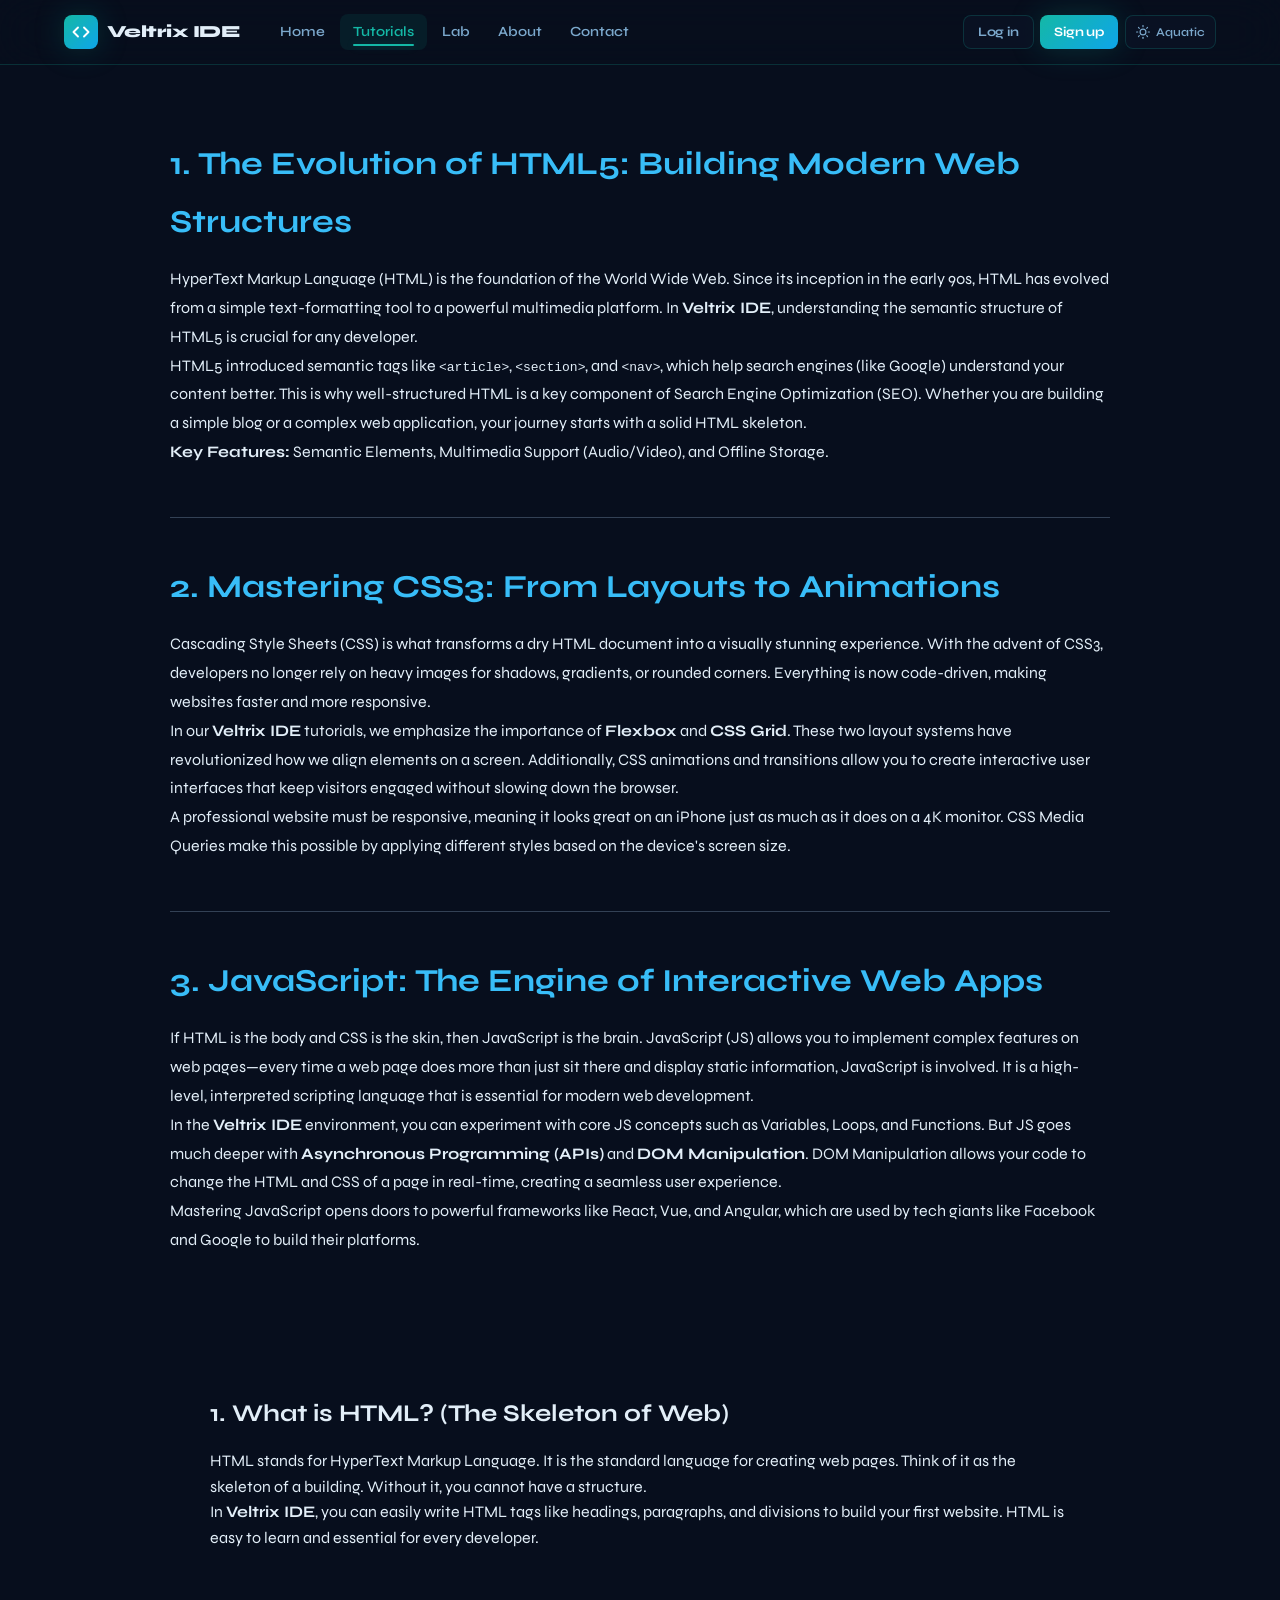
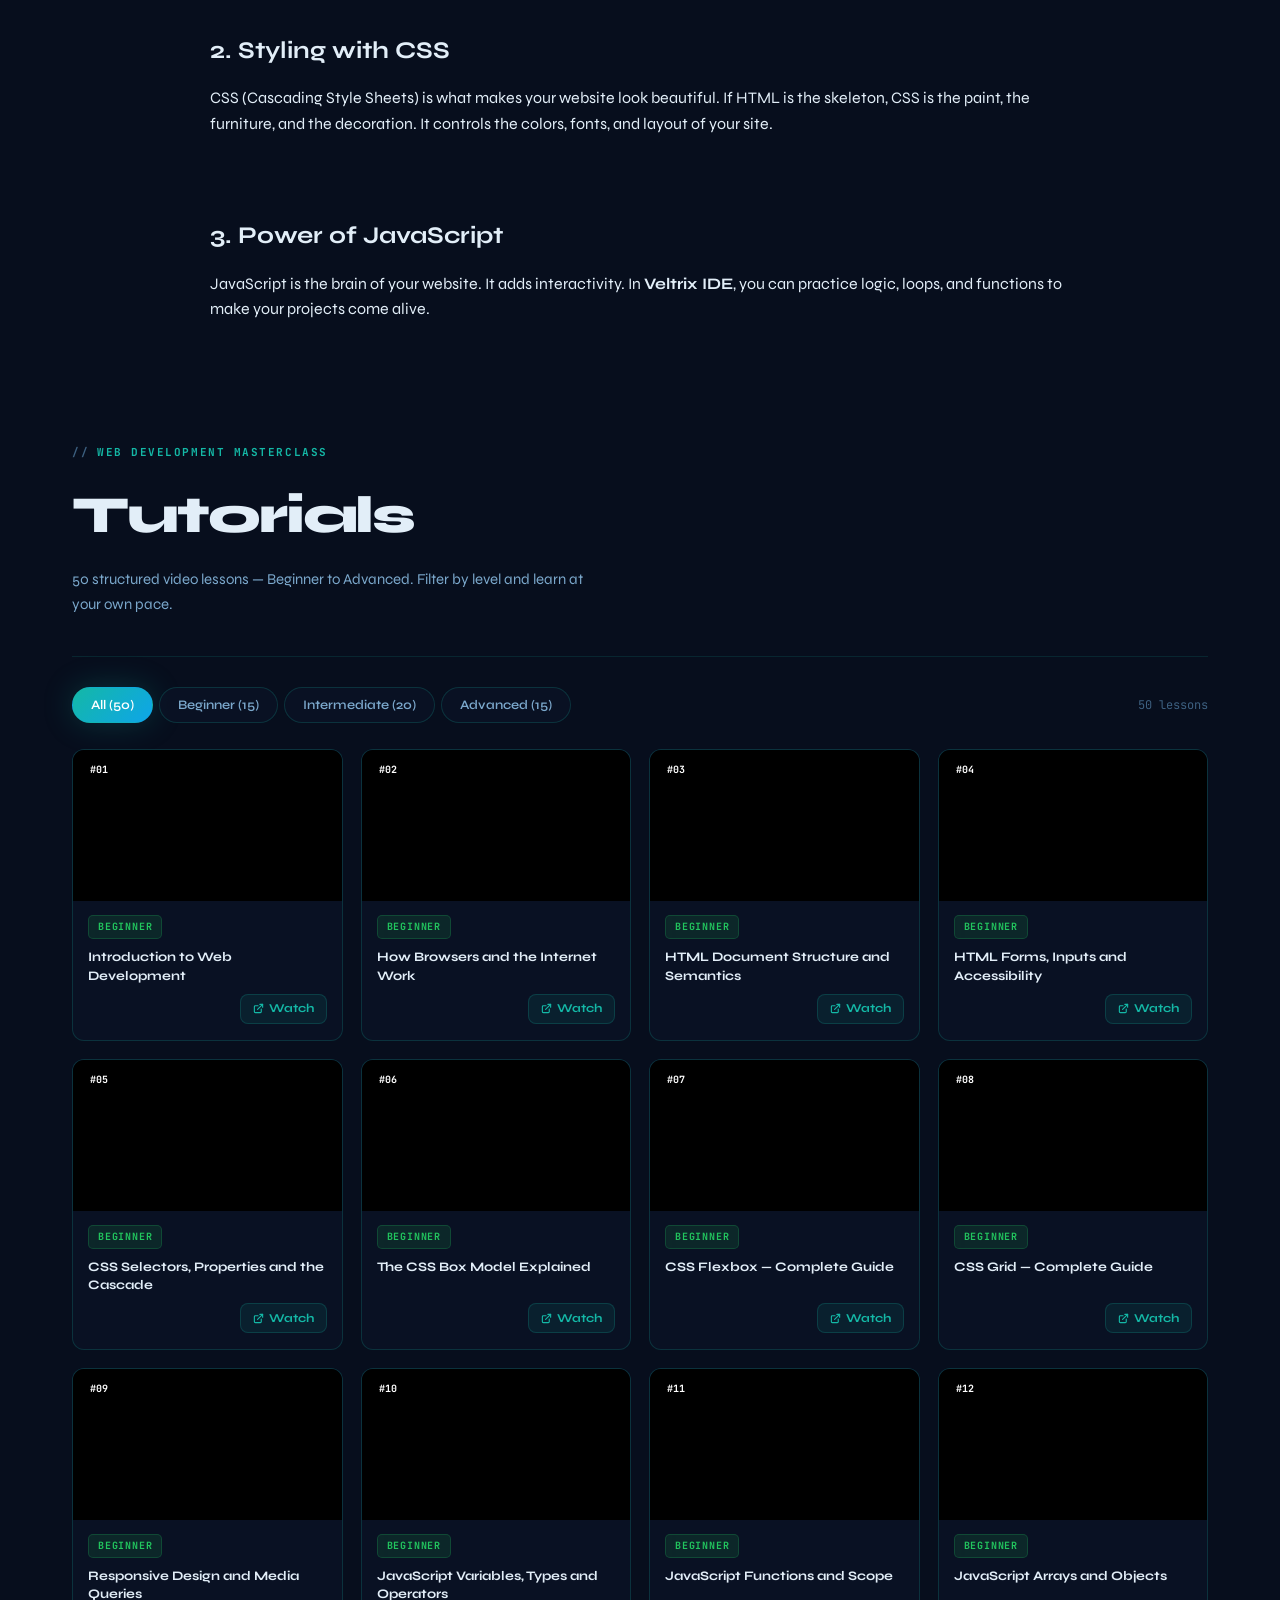
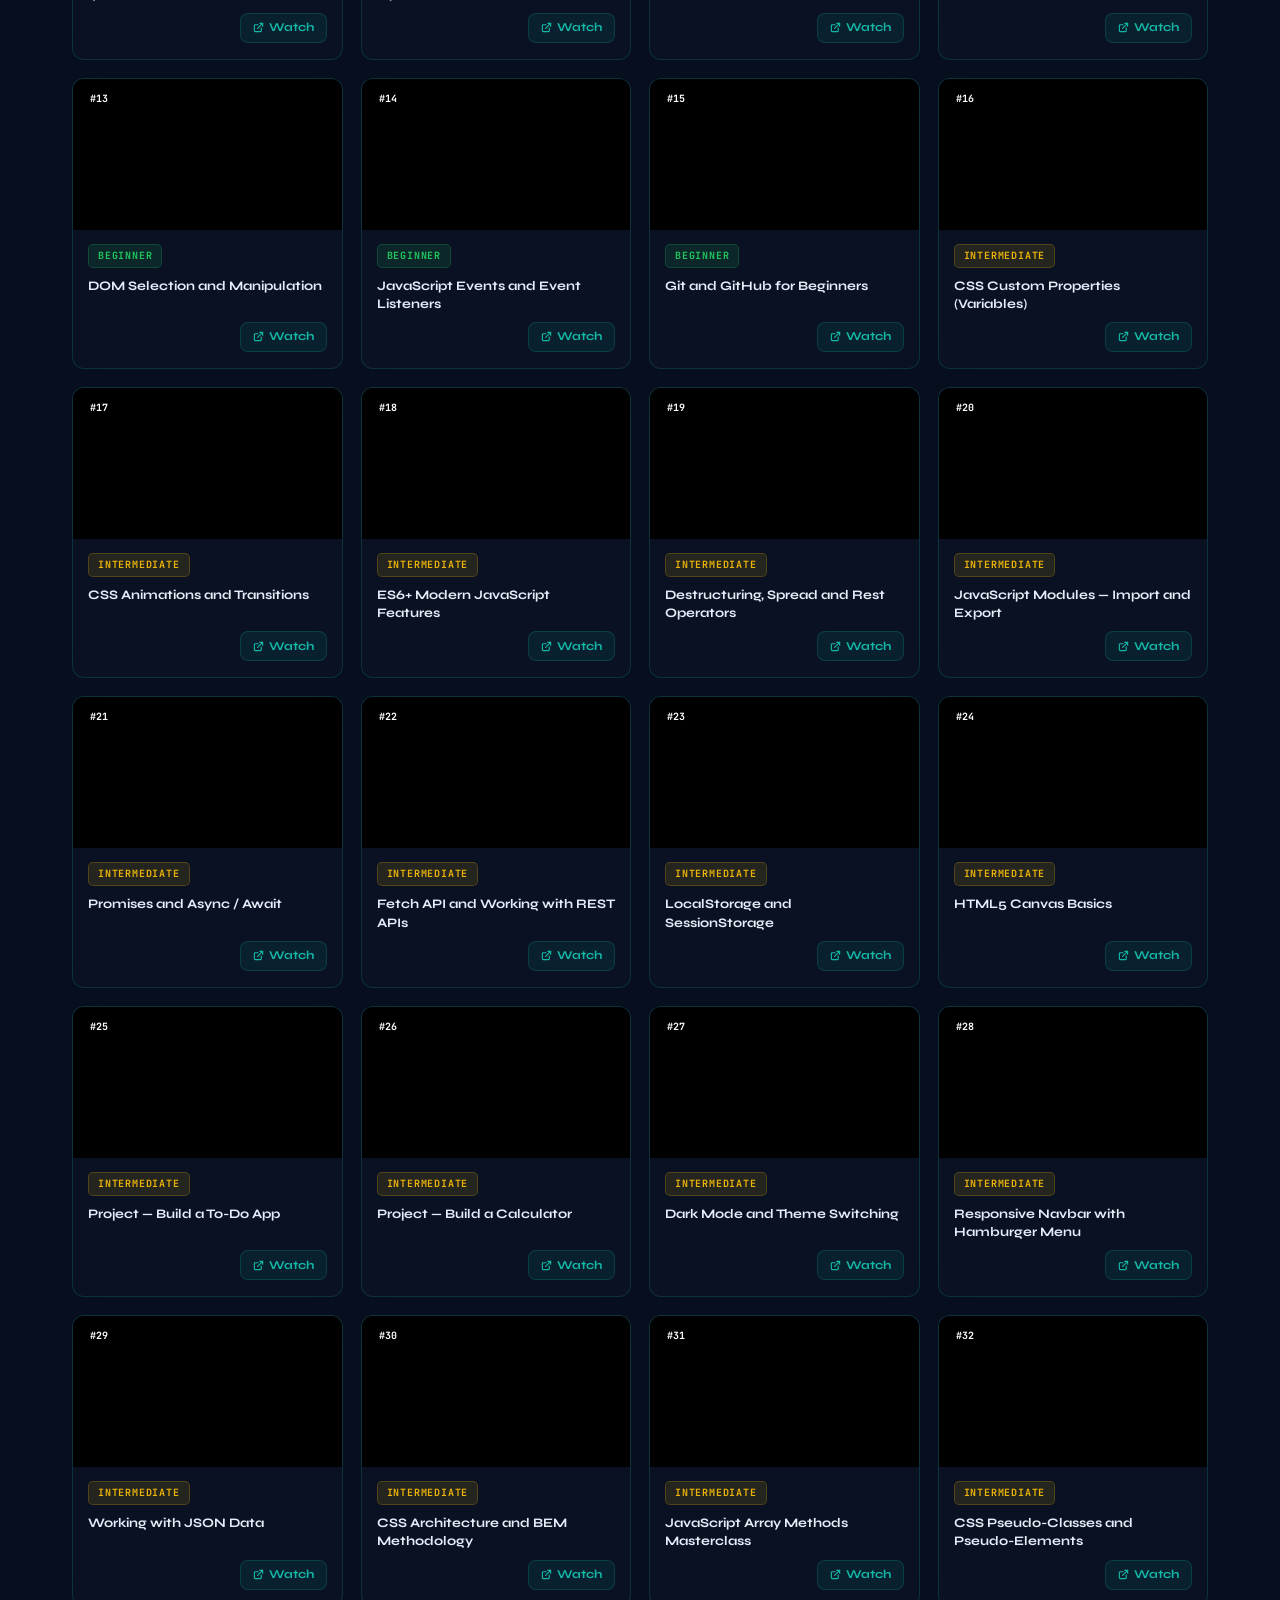
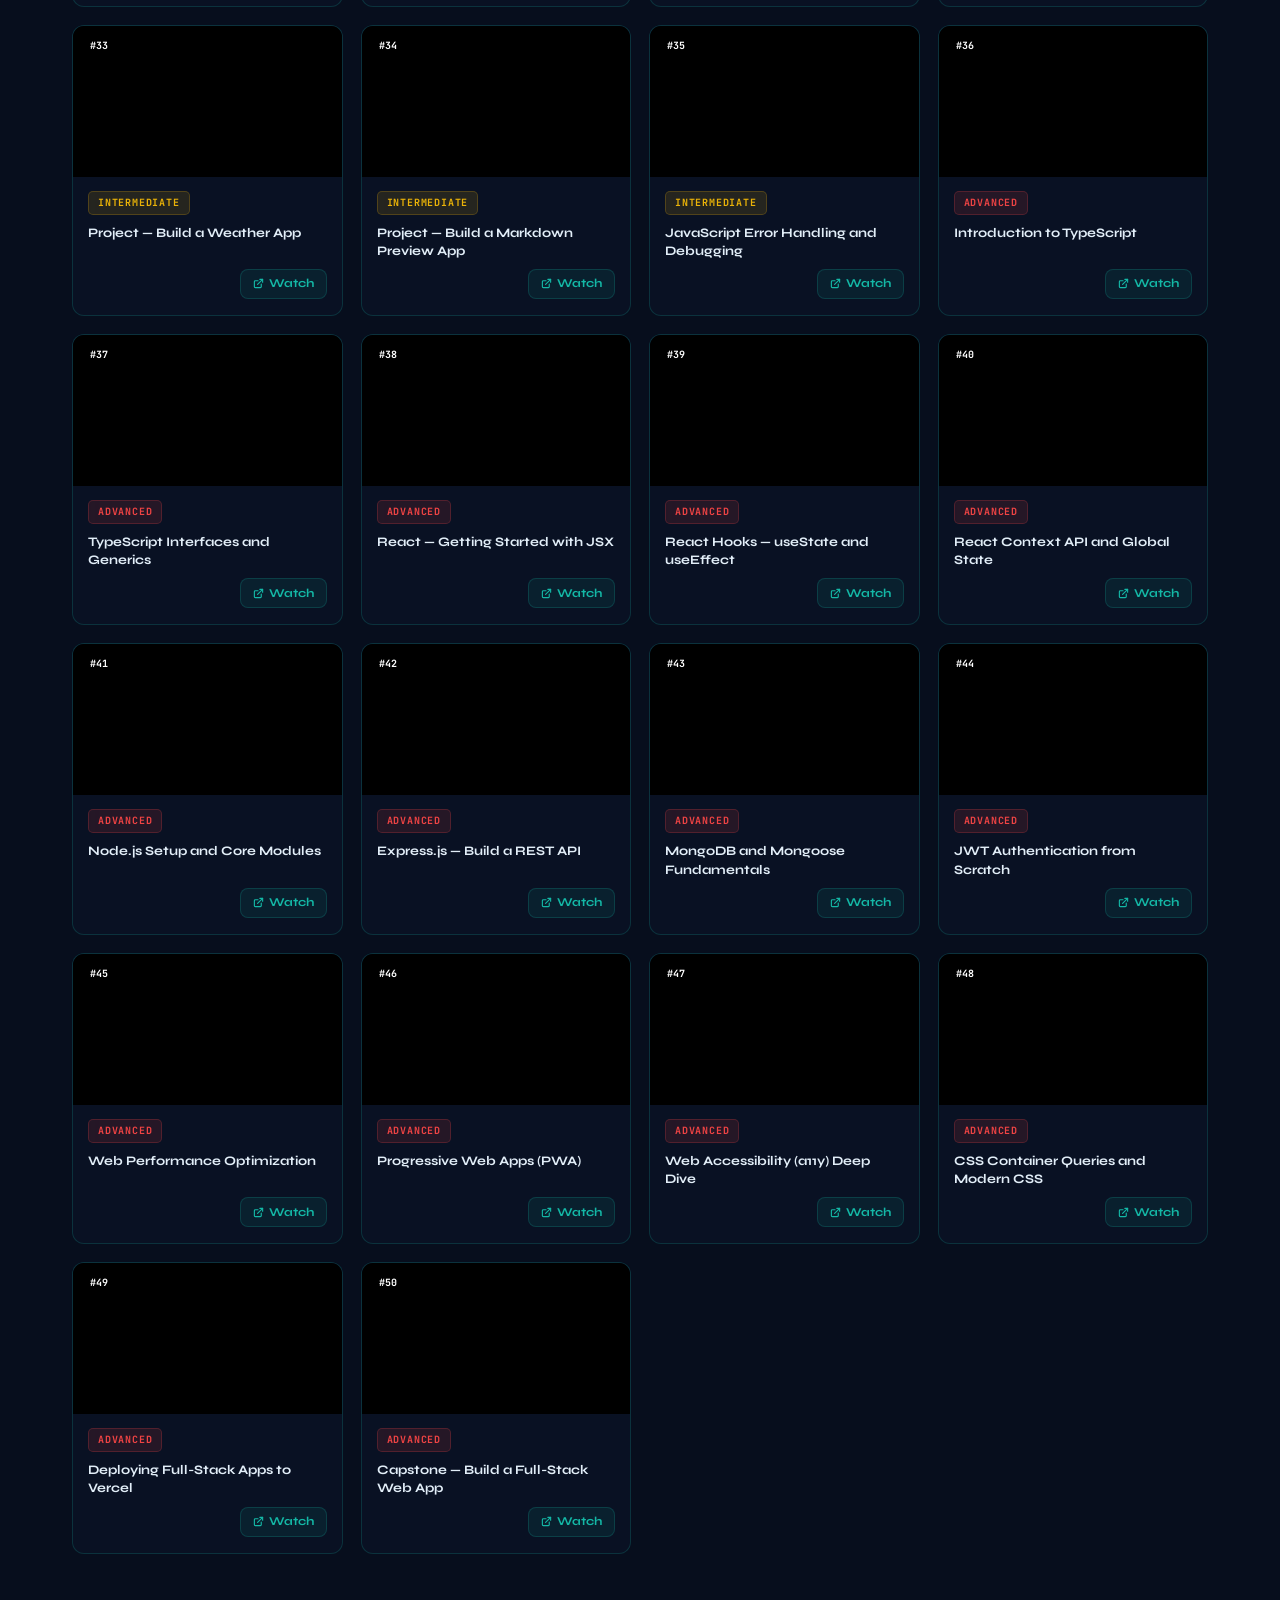
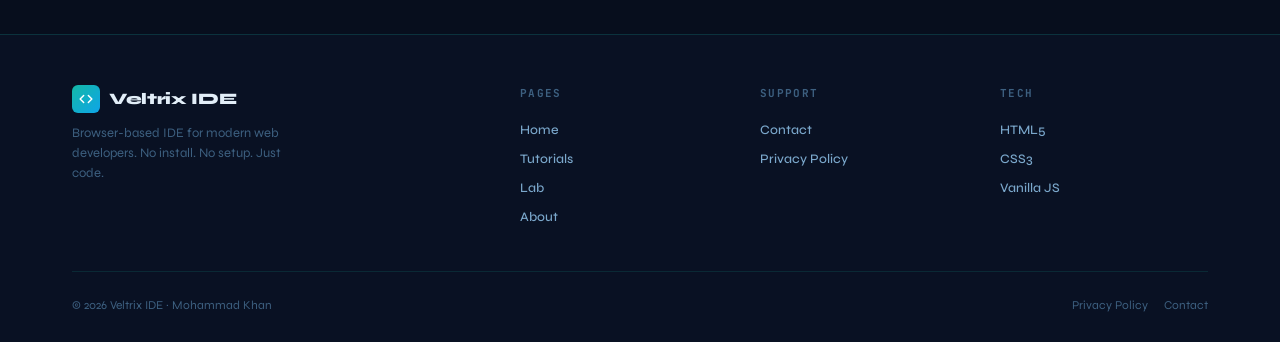
<file: tutorials.html>
<!DOCTYPE html>
<html lang="en" data-theme="aquatic">
<head>
  <meta charset="UTF-8">
  <meta name="viewport" content="width=device-width, initial-scale=1.0">
  <title>Tutorials — Veltrix IDE</title>
  <meta name="description" content="50 free web development video tutorials from Beginner to Advanced. Learn HTML, CSS, JavaScript, TypeScript, React, Node.js and more.">
  <meta name="theme-color" content="#070e1d">
  <link rel="preconnect" href="https://fonts.googleapis.com">
  <link rel="preconnect" href="https://fonts.gstatic.com" crossorigin>
  <link href="https://fonts.googleapis.com/css2?family=Syne:wght@400;500;600;700;800&family=JetBrains+Mono:wght@400;500;600;700&display=swap" rel="stylesheet">
  <link rel="stylesheet" href="./style.css">
  <script>(function(){var t=localStorage.getItem('veltrix_theme')||'aquatic';document.documentElement.setAttribute('data-theme',t);})();</script>
  <script async custom-element="amp-auto-ads"
        src="https://cdn.ampproject.org/v0/amp-auto-ads-0.1.js">
</script>
</head>
<body>

<header>
  <nav class="navbar" role="navigation" aria-label="Main navigation">
    <div class="nav-wrap">
      <a href="./index.html" class="nav-logo" aria-label="Veltrix IDE home">
        <div class="logo-mark" aria-hidden="true">
          <svg fill="none" stroke="currentColor" stroke-width="2.5" stroke-linecap="round" stroke-linejoin="round" viewBox="0 0 24 24">
            <polyline points="16 18 22 12 16 6"/><polyline points="8 6 2 12 8 18"/>
          </svg>
        </div>
        <span>Veltrix IDE</span>
      </a>
      <ul class="nav-links" role="menubar">
        <li><a href="./index.html">Home</a></li>
        <li><a href="./tutorials.html" class="active">Tutorials</a></li>
        <li><a href="./lab.html">Lab</a></li>
        <li><a href="./about.html">About</a></li>
        <li><a href="./contact.html">Contact</a></li>
      </ul>
      <div class="nav-right">
        <div id="nav-auth" class="nav-auth">
          <button class="btn btn-ghost btn-sm" data-modal="modal-login">Log in</button>
          <button class="btn btn-primary btn-sm" data-modal="modal-signup">Sign up</button>
        </div>
        <div id="nav-user" class="nav-user">
          <div id="nav-avatar" class="nav-avatar"></div>
          <span id="nav-uname" class="nav-uname"></span>
          <button id="logout-btn" class="btn btn-ghost btn-sm">Logout</button>
        </div>
        <div class="theme-sel">
          <button class="theme-btn" id="theme-btn" aria-haspopup="listbox" aria-label="Change theme">
            <svg fill="none" stroke="currentColor" stroke-width="2" stroke-linecap="round" stroke-linejoin="round" viewBox="0 0 24 24" aria-hidden="true">
              <circle cx="12" cy="12" r="5"/>
              <line x1="12" y1="1" x2="12" y2="3"/><line x1="12" y1="21" x2="12" y2="23"/>
              <line x1="4.22" y1="4.22" x2="5.64" y2="5.64"/><line x1="18.36" y1="18.36" x2="19.78" y2="19.78"/>
              <line x1="1" y1="12" x2="3" y2="12"/><line x1="21" y1="12" x2="23" y2="12"/>
              <line x1="4.22" y1="19.78" x2="5.64" y2="18.36"/><line x1="18.36" y1="5.64" x2="19.78" y2="4.22"/>
            </svg>
            <span class="t-label">Theme</span>
          </button>
          <div class="theme-dd" id="theme-dd" role="listbox"></div>
        </div>
        <button class="nav-ham" id="nav-ham" aria-label="Toggle navigation" aria-expanded="false" aria-controls="nav-drawer">
          <span></span><span></span><span></span>
        </button>
      </div>
    </div>
  </nav>
  <nav class="nav-drawer" id="nav-drawer" aria-label="Mobile navigation" aria-hidden="true">
    <a href="./index.html">Home</a>
    <a href="./tutorials.html" class="active">Tutorials</a>
    <a href="./lab.html">Lab</a>
    <a href="./about.html">About</a>
    <a href="./contact.html">Contact</a>
  </nav>
</header>
  <section style="max-width: 1000px; margin: 40px auto; padding: 30px; line-height: 1.8; text-align: left;">
    
    <article style="margin-bottom: 50px;">
        <h2 style="color: #38bdf8; font-size: 2rem; margin-bottom: 15px;">1. The Evolution of HTML5: Building Modern Web Structures</h2>
        <p>HyperText Markup Language (HTML) is the foundation of the World Wide Web. Since its inception in the early 90s, HTML has evolved from a simple text-formatting tool to a powerful multimedia platform. In <strong>Veltrix IDE</strong>, understanding the semantic structure of HTML5 is crucial for any developer.</p>
        <p>HTML5 introduced semantic tags like <code>&lt;article&gt;</code>, <code>&lt;section&gt;</code>, and <code>&lt;nav&gt;</code>, which help search engines (like Google) understand your content better. This is why well-structured HTML is a key component of Search Engine Optimization (SEO). Whether you are building a simple blog or a complex web application, your journey starts with a solid HTML skeleton.</p>
        <ul>
            <li><strong>Key Features:</strong> Semantic Elements, Multimedia Support (Audio/Video), and Offline Storage.</li>
        </ul>
    </article>

    <hr style="border: 0; border-top: 1px solid #334155; margin: 40px 0;">

    <article style="margin-bottom: 50px;">
        <h2 style="color: #38bdf8; font-size: 2rem; margin-bottom: 15px;">2. Mastering CSS3: From Layouts to Animations</h2>
        <p>Cascading Style Sheets (CSS) is what transforms a dry HTML document into a visually stunning experience. With the advent of CSS3, developers no longer rely on heavy images for shadows, gradients, or rounded corners. Everything is now code-driven, making websites faster and more responsive.</p>
        <p>In our <strong>Veltrix IDE</strong> tutorials, we emphasize the importance of <strong>Flexbox</strong> and <strong>CSS Grid</strong>. These two layout systems have revolutionized how we align elements on a screen. Additionally, CSS animations and transitions allow you to create interactive user interfaces that keep visitors engaged without slowing down the browser.</p>
        <p>A professional website must be responsive, meaning it looks great on an iPhone just as much as it does on a 4K monitor. CSS Media Queries make this possible by applying different styles based on the device's screen size.</p>
    </article>

    <hr style="border: 0; border-top: 1px solid #334155; margin: 40px 0;">

    <article style="margin-bottom: 50px;">
        <h2 style="color: #38bdf8; font-size: 2rem; margin-bottom: 15px;">3. JavaScript: The Engine of Interactive Web Apps</h2>
        <p>If HTML is the body and CSS is the skin, then JavaScript is the brain. JavaScript (JS) allows you to implement complex features on web pages—every time a web page does more than just sit there and display static information, JavaScript is involved. It is a high-level, interpreted scripting language that is essential for modern web development.</p>
        <p>In the <strong>Veltrix IDE</strong> environment, you can experiment with core JS concepts such as Variables, Loops, and Functions. But JS goes much deeper with <strong>Asynchronous Programming (APIs)</strong> and <strong>DOM Manipulation</strong>. DOM Manipulation allows your code to change the HTML and CSS of a page in real-time, creating a seamless user experience.</p>
        <p>Mastering JavaScript opens doors to powerful frameworks like React, Vue, and Angular, which are used by tech giants like Facebook and Google to build their platforms.</p>
    </article>

</section>
<section style="max-width: 900px; margin: 40px auto; padding: 20px; text-align: left;">
    
    <article style="margin-bottom: 30px;">
        <h2 style="margin-bottom: 15px;">1. What is HTML? (The Skeleton of Web)</h2>
        <p>HTML stands for HyperText Markup Language. It is the standard language for creating web pages. Think of it as the skeleton of a building. Without it, you cannot have a structure.</p>
        <p>In <strong>Veltrix IDE</strong>, you can easily write HTML tags like headings, paragraphs, and divisions to build your first website. HTML is easy to learn and essential for every developer.</p>
    </article>

    <br><br>

    <article style="margin-bottom: 30px;">
        <h2 style="margin-bottom: 15px;">2. Styling with CSS</h2>
        <p>CSS (Cascading Style Sheets) is what makes your website look beautiful. If HTML is the skeleton, CSS is the paint, the furniture, and the decoration. It controls the colors, fonts, and layout of your site.</p>
    </article>

    <br><br>

    <article>
        <h2 style="margin-bottom: 15px;">3. Power of JavaScript</h2>
        <p>JavaScript is the brain of your website. It adds interactivity. In <strong>Veltrix IDE</strong>, you can practice logic, loops, and functions to make your projects come alive.</p>
    </article>

</section>
<main>
  <div class="container">

    <!-- Page header -->
    <div class="tut-hero">
      <div class="s-chip" aria-hidden="true">Web Development Masterclass</div>
      <h1>Tutorials</h1>
      <p>50 structured video lessons — Beginner to Advanced. Filter by level and learn at your own pace.</p>
    </div>

    <!-- Filter bar -->
    <div class="tut-filter" role="group" aria-label="Filter tutorials by level">
      <div class="tut-pills">
        <button class="tut-pill active" data-filter="all">All (50)</button>
        <button class="tut-pill" data-filter="beginner">Beginner (15)</button>
        <button class="tut-pill" data-filter="intermediate">Intermediate (20)</button>
        <button class="tut-pill" data-filter="advanced">Advanced (15)</button>
      </div>
      <span class="tut-cnt" id="tut-count" aria-live="polite">50 lessons</span>
    </div>

    <!-- Cards grid -->
    <div class="tut-grid" id="tut-grid">

    <article class="tut-card" data-level="beginner">
      <div class="tut-vid">
        <iframe
          src="https://www.youtube.com/embed/UrsmFxEIp5k?rel=0&modestbranding=1"
          title="Introduction to Web Development"
          allow="accelerometer; autoplay; clipboard-write; encrypted-media; gyroscope; picture-in-picture"
          allowfullscreen
          loading="lazy"></iframe>
        <span class="tut-num" aria-label="Video 01">#01</span>
      </div>
      <div class="tut-body">
        <span class="tut-badge lvl-b">Beginner</span>
        <h3 class="tut-title">Introduction to Web Development</h3>
        <a class="tut-watch" href="https://youtu.be/UrsmFxEIp5k" target="_blank" rel="noopener noreferrer"><svg width="11" height="11" fill="none" stroke="currentColor" stroke-width="2.5" stroke-linecap="round" stroke-linejoin="round" viewBox="0 0 24 24" aria-hidden="true"><path d="M18 13v6a2 2 0 01-2 2H5a2 2 0 01-2-2V8a2 2 0 012-2h6"/><polyline points="15 3 21 3 21 9"/><line x1="10" y1="14" x2="21" y2="3"/></svg> Watch</a>
      </div>
    </article>
    <article class="tut-card" data-level="beginner">
      <div class="tut-vid">
        <iframe
          src="https://www.youtube.com/embed/427pAhy9dI8?rel=0&modestbranding=1"
          title="How Browsers and the Internet Work"
          allow="accelerometer; autoplay; clipboard-write; encrypted-media; gyroscope; picture-in-picture"
          allowfullscreen
          loading="lazy"></iframe>
        <span class="tut-num" aria-label="Video 02">#02</span>
      </div>
      <div class="tut-body">
        <span class="tut-badge lvl-b">Beginner</span>
        <h3 class="tut-title">How Browsers and the Internet Work</h3>
        <a class="tut-watch" href="https://youtu.be/427pAhy9dI8" target="_blank" rel="noopener noreferrer"><svg width="11" height="11" fill="none" stroke="currentColor" stroke-width="2.5" stroke-linecap="round" stroke-linejoin="round" viewBox="0 0 24 24" aria-hidden="true"><path d="M18 13v6a2 2 0 01-2 2H5a2 2 0 01-2-2V8a2 2 0 012-2h6"/><polyline points="15 3 21 3 21 9"/><line x1="10" y1="14" x2="21" y2="3"/></svg> Watch</a>
      </div>
    </article>
    <article class="tut-card" data-level="beginner">
      <div class="tut-vid">
        <iframe
          src="https://www.youtube.com/embed/32DLasxoOiM?rel=0&modestbranding=1"
          title="HTML Document Structure and Semantics"
          allow="accelerometer; autoplay; clipboard-write; encrypted-media; gyroscope; picture-in-picture"
          allowfullscreen
          loading="lazy"></iframe>
        <span class="tut-num" aria-label="Video 03">#03</span>
      </div>
      <div class="tut-body">
        <span class="tut-badge lvl-b">Beginner</span>
        <h3 class="tut-title">HTML Document Structure and Semantics</h3>
        <a class="tut-watch" href="https://youtu.be/32DLasxoOiM" target="_blank" rel="noopener noreferrer"><svg width="11" height="11" fill="none" stroke="currentColor" stroke-width="2.5" stroke-linecap="round" stroke-linejoin="round" viewBox="0 0 24 24" aria-hidden="true"><path d="M18 13v6a2 2 0 01-2 2H5a2 2 0 01-2-2V8a2 2 0 012-2h6"/><polyline points="15 3 21 3 21 9"/><line x1="10" y1="14" x2="21" y2="3"/></svg> Watch</a>
      </div>
    </article>
    <article class="tut-card" data-level="beginner">
      <div class="tut-vid">
        <iframe
          src="https://www.youtube.com/embed/HcOc7P5BMi4?rel=0&modestbranding=1"
          title="HTML Forms, Inputs and Accessibility"
          allow="accelerometer; autoplay; clipboard-write; encrypted-media; gyroscope; picture-in-picture"
          allowfullscreen
          loading="lazy"></iframe>
        <span class="tut-num" aria-label="Video 04">#04</span>
      </div>
      <div class="tut-body">
        <span class="tut-badge lvl-b">Beginner</span>
        <h3 class="tut-title">HTML Forms, Inputs and Accessibility</h3>
        <a class="tut-watch" href="https://youtu.be/HcOc7P5BMi4" target="_blank" rel="noopener noreferrer"><svg width="11" height="11" fill="none" stroke="currentColor" stroke-width="2.5" stroke-linecap="round" stroke-linejoin="round" viewBox="0 0 24 24" aria-hidden="true"><path d="M18 13v6a2 2 0 01-2 2H5a2 2 0 01-2-2V8a2 2 0 012-2h6"/><polyline points="15 3 21 3 21 9"/><line x1="10" y1="14" x2="21" y2="3"/></svg> Watch</a>
      </div>
    </article>
    <article class="tut-card" data-level="beginner">
      <div class="tut-vid">
        <iframe
          src="https://www.youtube.com/embed/ESnrn1kAD4E?rel=0&modestbranding=1"
          title="CSS Selectors, Properties and the Cascade"
          allow="accelerometer; autoplay; clipboard-write; encrypted-media; gyroscope; picture-in-picture"
          allowfullscreen
          loading="lazy"></iframe>
        <span class="tut-num" aria-label="Video 05">#05</span>
      </div>
      <div class="tut-body">
        <span class="tut-badge lvl-b">Beginner</span>
        <h3 class="tut-title">CSS Selectors, Properties and the Cascade</h3>
        <a class="tut-watch" href="https://youtu.be/ESnrn1kAD4E" target="_blank" rel="noopener noreferrer"><svg width="11" height="11" fill="none" stroke="currentColor" stroke-width="2.5" stroke-linecap="round" stroke-linejoin="round" viewBox="0 0 24 24" aria-hidden="true"><path d="M18 13v6a2 2 0 01-2 2H5a2 2 0 01-2-2V8a2 2 0 012-2h6"/><polyline points="15 3 21 3 21 9"/><line x1="10" y1="14" x2="21" y2="3"/></svg> Watch</a>
      </div>
    </article>
    <article class="tut-card" data-level="beginner">
      <div class="tut-vid">
        <iframe
          src="https://www.youtube.com/embed/UmnCZ7-9yDY?rel=0&modestbranding=1"
          title="The CSS Box Model Explained"
          allow="accelerometer; autoplay; clipboard-write; encrypted-media; gyroscope; picture-in-picture"
          allowfullscreen
          loading="lazy"></iframe>
        <span class="tut-num" aria-label="Video 06">#06</span>
      </div>
      <div class="tut-body">
        <span class="tut-badge lvl-b">Beginner</span>
        <h3 class="tut-title">The CSS Box Model Explained</h3>
        <a class="tut-watch" href="https://youtu.be/UmnCZ7-9yDY" target="_blank" rel="noopener noreferrer"><svg width="11" height="11" fill="none" stroke="currentColor" stroke-width="2.5" stroke-linecap="round" stroke-linejoin="round" viewBox="0 0 24 24" aria-hidden="true"><path d="M18 13v6a2 2 0 01-2 2H5a2 2 0 01-2-2V8a2 2 0 012-2h6"/><polyline points="15 3 21 3 21 9"/><line x1="10" y1="14" x2="21" y2="3"/></svg> Watch</a>
      </div>
    </article>
    <article class="tut-card" data-level="beginner">
      <div class="tut-vid">
        <iframe
          src="https://www.youtube.com/embed/e7sAf4SbS_g?rel=0&modestbranding=1"
          title="CSS Flexbox — Complete Guide"
          allow="accelerometer; autoplay; clipboard-write; encrypted-media; gyroscope; picture-in-picture"
          allowfullscreen
          loading="lazy"></iframe>
        <span class="tut-num" aria-label="Video 07">#07</span>
      </div>
      <div class="tut-body">
        <span class="tut-badge lvl-b">Beginner</span>
        <h3 class="tut-title">CSS Flexbox — Complete Guide</h3>
        <a class="tut-watch" href="https://youtu.be/e7sAf4SbS_g" target="_blank" rel="noopener noreferrer"><svg width="11" height="11" fill="none" stroke="currentColor" stroke-width="2.5" stroke-linecap="round" stroke-linejoin="round" viewBox="0 0 24 24" aria-hidden="true"><path d="M18 13v6a2 2 0 01-2 2H5a2 2 0 01-2-2V8a2 2 0 012-2h6"/><polyline points="15 3 21 3 21 9"/><line x1="10" y1="14" x2="21" y2="3"/></svg> Watch</a>
      </div>
    </article>
    <article class="tut-card" data-level="beginner">
      <div class="tut-vid">
        <iframe
          src="https://www.youtube.com/embed/SuLiu5AK9Ps?rel=0&modestbranding=1"
          title="CSS Grid — Complete Guide"
          allow="accelerometer; autoplay; clipboard-write; encrypted-media; gyroscope; picture-in-picture"
          allowfullscreen
          loading="lazy"></iframe>
        <span class="tut-num" aria-label="Video 08">#08</span>
      </div>
      <div class="tut-body">
        <span class="tut-badge lvl-b">Beginner</span>
        <h3 class="tut-title">CSS Grid — Complete Guide</h3>
        <a class="tut-watch" href="https://youtu.be/SuLiu5AK9Ps" target="_blank" rel="noopener noreferrer"><svg width="11" height="11" fill="none" stroke="currentColor" stroke-width="2.5" stroke-linecap="round" stroke-linejoin="round" viewBox="0 0 24 24" aria-hidden="true"><path d="M18 13v6a2 2 0 01-2 2H5a2 2 0 01-2-2V8a2 2 0 012-2h6"/><polyline points="15 3 21 3 21 9"/><line x1="10" y1="14" x2="21" y2="3"/></svg> Watch</a>
      </div>
    </article>
    <article class="tut-card" data-level="beginner">
      <div class="tut-vid">
        <iframe
          src="https://www.youtube.com/embed/kvP6hDXWy88?rel=0&modestbranding=1"
          title="Responsive Design and Media Queries"
          allow="accelerometer; autoplay; clipboard-write; encrypted-media; gyroscope; picture-in-picture"
          allowfullscreen
          loading="lazy"></iframe>
        <span class="tut-num" aria-label="Video 09">#09</span>
      </div>
      <div class="tut-body">
        <span class="tut-badge lvl-b">Beginner</span>
        <h3 class="tut-title">Responsive Design and Media Queries</h3>
        <a class="tut-watch" href="https://youtu.be/kvP6hDXWy88" target="_blank" rel="noopener noreferrer"><svg width="11" height="11" fill="none" stroke="currentColor" stroke-width="2.5" stroke-linecap="round" stroke-linejoin="round" viewBox="0 0 24 24" aria-hidden="true"><path d="M18 13v6a2 2 0 01-2 2H5a2 2 0 01-2-2V8a2 2 0 012-2h6"/><polyline points="15 3 21 3 21 9"/><line x1="10" y1="14" x2="21" y2="3"/></svg> Watch</a>
      </div>
    </article>
    <article class="tut-card" data-level="beginner">
      <div class="tut-vid">
        <iframe
          src="https://www.youtube.com/embed/z8gIVootnUQ?rel=0&modestbranding=1"
          title="JavaScript Variables, Types and Operators"
          allow="accelerometer; autoplay; clipboard-write; encrypted-media; gyroscope; picture-in-picture"
          allowfullscreen
          loading="lazy"></iframe>
        <span class="tut-num" aria-label="Video 10">#10</span>
      </div>
      <div class="tut-body">
        <span class="tut-badge lvl-b">Beginner</span>
        <h3 class="tut-title">JavaScript Variables, Types and Operators</h3>
        <a class="tut-watch" href="https://youtu.be/z8gIVootnUQ" target="_blank" rel="noopener noreferrer"><svg width="11" height="11" fill="none" stroke="currentColor" stroke-width="2.5" stroke-linecap="round" stroke-linejoin="round" viewBox="0 0 24 24" aria-hidden="true"><path d="M18 13v6a2 2 0 01-2 2H5a2 2 0 01-2-2V8a2 2 0 012-2h6"/><polyline points="15 3 21 3 21 9"/><line x1="10" y1="14" x2="21" y2="3"/></svg> Watch</a>
      </div>
    </article>
    <article class="tut-card" data-level="beginner">
      <div class="tut-vid">
        <iframe
          src="https://www.youtube.com/embed/yZgwW6Yuc_E?rel=0&modestbranding=1"
          title="JavaScript Functions and Scope"
          allow="accelerometer; autoplay; clipboard-write; encrypted-media; gyroscope; picture-in-picture"
          allowfullscreen
          loading="lazy"></iframe>
        <span class="tut-num" aria-label="Video 11">#11</span>
      </div>
      <div class="tut-body">
        <span class="tut-badge lvl-b">Beginner</span>
        <h3 class="tut-title">JavaScript Functions and Scope</h3>
        <a class="tut-watch" href="https://youtu.be/yZgwW6Yuc_E" target="_blank" rel="noopener noreferrer"><svg width="11" height="11" fill="none" stroke="currentColor" stroke-width="2.5" stroke-linecap="round" stroke-linejoin="round" viewBox="0 0 24 24" aria-hidden="true"><path d="M18 13v6a2 2 0 01-2 2H5a2 2 0 01-2-2V8a2 2 0 012-2h6"/><polyline points="15 3 21 3 21 9"/><line x1="10" y1="14" x2="21" y2="3"/></svg> Watch</a>
      </div>
    </article>
    <article class="tut-card" data-level="beginner">
      <div class="tut-vid">
        <iframe
          src="https://www.youtube.com/embed/Jcbh07P0jHU?rel=0&modestbranding=1"
          title="JavaScript Arrays and Objects"
          allow="accelerometer; autoplay; clipboard-write; encrypted-media; gyroscope; picture-in-picture"
          allowfullscreen
          loading="lazy"></iframe>
        <span class="tut-num" aria-label="Video 12">#12</span>
      </div>
      <div class="tut-body">
        <span class="tut-badge lvl-b">Beginner</span>
        <h3 class="tut-title">JavaScript Arrays and Objects</h3>
        <a class="tut-watch" href="https://youtu.be/Jcbh07P0jHU" target="_blank" rel="noopener noreferrer"><svg width="11" height="11" fill="none" stroke="currentColor" stroke-width="2.5" stroke-linecap="round" stroke-linejoin="round" viewBox="0 0 24 24" aria-hidden="true"><path d="M18 13v6a2 2 0 01-2 2H5a2 2 0 01-2-2V8a2 2 0 012-2h6"/><polyline points="15 3 21 3 21 9"/><line x1="10" y1="14" x2="21" y2="3"/></svg> Watch</a>
      </div>
    </article>
    <article class="tut-card" data-level="beginner">
      <div class="tut-vid">
        <iframe
          src="https://www.youtube.com/embed/hlGoQC332VM?rel=0&modestbranding=1"
          title="DOM Selection and Manipulation"
          allow="accelerometer; autoplay; clipboard-write; encrypted-media; gyroscope; picture-in-picture"
          allowfullscreen
          loading="lazy"></iframe>
        <span class="tut-num" aria-label="Video 13">#13</span>
      </div>
      <div class="tut-body">
        <span class="tut-badge lvl-b">Beginner</span>
        <h3 class="tut-title">DOM Selection and Manipulation</h3>
        <a class="tut-watch" href="https://youtu.be/hlGoQC332VM" target="_blank" rel="noopener noreferrer"><svg width="11" height="11" fill="none" stroke="currentColor" stroke-width="2.5" stroke-linecap="round" stroke-linejoin="round" viewBox="0 0 24 24" aria-hidden="true"><path d="M18 13v6a2 2 0 01-2 2H5a2 2 0 01-2-2V8a2 2 0 012-2h6"/><polyline points="15 3 21 3 21 9"/><line x1="10" y1="14" x2="21" y2="3"/></svg> Watch</a>
      </div>
    </article>
    <article class="tut-card" data-level="beginner">
      <div class="tut-vid">
        <iframe
          src="https://www.youtube.com/embed/IiIgm_yaoOA?rel=0&modestbranding=1"
          title="JavaScript Events and Event Listeners"
          allow="accelerometer; autoplay; clipboard-write; encrypted-media; gyroscope; picture-in-picture"
          allowfullscreen
          loading="lazy"></iframe>
        <span class="tut-num" aria-label="Video 14">#14</span>
      </div>
      <div class="tut-body">
        <span class="tut-badge lvl-b">Beginner</span>
        <h3 class="tut-title">JavaScript Events and Event Listeners</h3>
        <a class="tut-watch" href="https://youtu.be/IiIgm_yaoOA" target="_blank" rel="noopener noreferrer"><svg width="11" height="11" fill="none" stroke="currentColor" stroke-width="2.5" stroke-linecap="round" stroke-linejoin="round" viewBox="0 0 24 24" aria-hidden="true"><path d="M18 13v6a2 2 0 01-2 2H5a2 2 0 01-2-2V8a2 2 0 012-2h6"/><polyline points="15 3 21 3 21 9"/><line x1="10" y1="14" x2="21" y2="3"/></svg> Watch</a>
      </div>
    </article>
    <article class="tut-card" data-level="beginner">
      <div class="tut-vid">
        <iframe
          src="https://www.youtube.com/embed/gfmRrPjnEw4?rel=0&modestbranding=1"
          title="Git and GitHub for Beginners"
          allow="accelerometer; autoplay; clipboard-write; encrypted-media; gyroscope; picture-in-picture"
          allowfullscreen
          loading="lazy"></iframe>
        <span class="tut-num" aria-label="Video 15">#15</span>
      </div>
      <div class="tut-body">
        <span class="tut-badge lvl-b">Beginner</span>
        <h3 class="tut-title">Git and GitHub for Beginners</h3>
        <a class="tut-watch" href="https://youtu.be/gfmRrPjnEw4" target="_blank" rel="noopener noreferrer"><svg width="11" height="11" fill="none" stroke="currentColor" stroke-width="2.5" stroke-linecap="round" stroke-linejoin="round" viewBox="0 0 24 24" aria-hidden="true"><path d="M18 13v6a2 2 0 01-2 2H5a2 2 0 01-2-2V8a2 2 0 012-2h6"/><polyline points="15 3 21 3 21 9"/><line x1="10" y1="14" x2="21" y2="3"/></svg> Watch</a>
      </div>
    </article>
    <article class="tut-card" data-level="intermediate">
      <div class="tut-vid">
        <iframe
          src="https://www.youtube.com/embed/t_ispmWmdjY?rel=0&modestbranding=1"
          title="CSS Custom Properties (Variables)"
          allow="accelerometer; autoplay; clipboard-write; encrypted-media; gyroscope; picture-in-picture"
          allowfullscreen
          loading="lazy"></iframe>
        <span class="tut-num" aria-label="Video 16">#16</span>
      </div>
      <div class="tut-body">
        <span class="tut-badge lvl-i">Intermediate</span>
        <h3 class="tut-title">CSS Custom Properties (Variables)</h3>
        <a class="tut-watch" href="https://youtu.be/t_ispmWmdjY" target="_blank" rel="noopener noreferrer"><svg width="11" height="11" fill="none" stroke="currentColor" stroke-width="2.5" stroke-linecap="round" stroke-linejoin="round" viewBox="0 0 24 24" aria-hidden="true"><path d="M18 13v6a2 2 0 01-2 2H5a2 2 0 01-2-2V8a2 2 0 012-2h6"/><polyline points="15 3 21 3 21 9"/><line x1="10" y1="14" x2="21" y2="3"/></svg> Watch</a>
      </div>
    </article>
    <article class="tut-card" data-level="intermediate">
      <div class="tut-vid">
        <iframe
          src="https://www.youtube.com/embed/OfngvXKNkpM?rel=0&modestbranding=1"
          title="CSS Animations and Transitions"
          allow="accelerometer; autoplay; clipboard-write; encrypted-media; gyroscope; picture-in-picture"
          allowfullscreen
          loading="lazy"></iframe>
        <span class="tut-num" aria-label="Video 17">#17</span>
      </div>
      <div class="tut-body">
        <span class="tut-badge lvl-i">Intermediate</span>
        <h3 class="tut-title">CSS Animations and Transitions</h3>
        <a class="tut-watch" href="https://youtu.be/OfngvXKNkpM" target="_blank" rel="noopener noreferrer"><svg width="11" height="11" fill="none" stroke="currentColor" stroke-width="2.5" stroke-linecap="round" stroke-linejoin="round" viewBox="0 0 24 24" aria-hidden="true"><path d="M18 13v6a2 2 0 01-2 2H5a2 2 0 01-2-2V8a2 2 0 012-2h6"/><polyline points="15 3 21 3 21 9"/><line x1="10" y1="14" x2="21" y2="3"/></svg> Watch</a>
      </div>
    </article>
    <article class="tut-card" data-level="intermediate">
      <div class="tut-vid">
        <iframe
          src="https://www.youtube.com/embed/ciGyHkDuPAE?rel=0&modestbranding=1"
          title="ES6+ Modern JavaScript Features"
          allow="accelerometer; autoplay; clipboard-write; encrypted-media; gyroscope; picture-in-picture"
          allowfullscreen
          loading="lazy"></iframe>
        <span class="tut-num" aria-label="Video 18">#18</span>
      </div>
      <div class="tut-body">
        <span class="tut-badge lvl-i">Intermediate</span>
        <h3 class="tut-title">ES6+ Modern JavaScript Features</h3>
        <a class="tut-watch" href="https://youtu.be/ciGyHkDuPAE" target="_blank" rel="noopener noreferrer"><svg width="11" height="11" fill="none" stroke="currentColor" stroke-width="2.5" stroke-linecap="round" stroke-linejoin="round" viewBox="0 0 24 24" aria-hidden="true"><path d="M18 13v6a2 2 0 01-2 2H5a2 2 0 01-2-2V8a2 2 0 012-2h6"/><polyline points="15 3 21 3 21 9"/><line x1="10" y1="14" x2="21" y2="3"/></svg> Watch</a>
      </div>
    </article>
    <article class="tut-card" data-level="intermediate">
      <div class="tut-vid">
        <iframe
          src="https://www.youtube.com/embed/dKlh0QXq6nk?rel=0&modestbranding=1"
          title="Destructuring, Spread and Rest Operators"
          allow="accelerometer; autoplay; clipboard-write; encrypted-media; gyroscope; picture-in-picture"
          allowfullscreen
          loading="lazy"></iframe>
        <span class="tut-num" aria-label="Video 19">#19</span>
      </div>
      <div class="tut-body">
        <span class="tut-badge lvl-i">Intermediate</span>
        <h3 class="tut-title">Destructuring, Spread and Rest Operators</h3>
        <a class="tut-watch" href="https://youtu.be/dKlh0QXq6nk" target="_blank" rel="noopener noreferrer"><svg width="11" height="11" fill="none" stroke="currentColor" stroke-width="2.5" stroke-linecap="round" stroke-linejoin="round" viewBox="0 0 24 24" aria-hidden="true"><path d="M18 13v6a2 2 0 01-2 2H5a2 2 0 01-2-2V8a2 2 0 012-2h6"/><polyline points="15 3 21 3 21 9"/><line x1="10" y1="14" x2="21" y2="3"/></svg> Watch</a>
      </div>
    </article>
    <article class="tut-card" data-level="intermediate">
      <div class="tut-vid">
        <iframe
          src="https://www.youtube.com/embed/Ulp1Kimblg0?rel=0&modestbranding=1"
          title="JavaScript Modules — Import and Export"
          allow="accelerometer; autoplay; clipboard-write; encrypted-media; gyroscope; picture-in-picture"
          allowfullscreen
          loading="lazy"></iframe>
        <span class="tut-num" aria-label="Video 20">#20</span>
      </div>
      <div class="tut-body">
        <span class="tut-badge lvl-i">Intermediate</span>
        <h3 class="tut-title">JavaScript Modules — Import and Export</h3>
        <a class="tut-watch" href="https://youtu.be/Ulp1Kimblg0" target="_blank" rel="noopener noreferrer"><svg width="11" height="11" fill="none" stroke="currentColor" stroke-width="2.5" stroke-linecap="round" stroke-linejoin="round" viewBox="0 0 24 24" aria-hidden="true"><path d="M18 13v6a2 2 0 01-2 2H5a2 2 0 01-2-2V8a2 2 0 012-2h6"/><polyline points="15 3 21 3 21 9"/><line x1="10" y1="14" x2="21" y2="3"/></svg> Watch</a>
      </div>
    </article>
    <article class="tut-card" data-level="intermediate">
      <div class="tut-vid">
        <iframe
          src="https://www.youtube.com/embed/131nC-qsjJg?rel=0&modestbranding=1"
          title="Promises and Async / Await"
          allow="accelerometer; autoplay; clipboard-write; encrypted-media; gyroscope; picture-in-picture"
          allowfullscreen
          loading="lazy"></iframe>
        <span class="tut-num" aria-label="Video 21">#21</span>
      </div>
      <div class="tut-body">
        <span class="tut-badge lvl-i">Intermediate</span>
        <h3 class="tut-title">Promises and Async / Await</h3>
        <a class="tut-watch" href="https://youtu.be/131nC-qsjJg" target="_blank" rel="noopener noreferrer"><svg width="11" height="11" fill="none" stroke="currentColor" stroke-width="2.5" stroke-linecap="round" stroke-linejoin="round" viewBox="0 0 24 24" aria-hidden="true"><path d="M18 13v6a2 2 0 01-2 2H5a2 2 0 01-2-2V8a2 2 0 012-2h6"/><polyline points="15 3 21 3 21 9"/><line x1="10" y1="14" x2="21" y2="3"/></svg> Watch</a>
      </div>
    </article>
    <article class="tut-card" data-level="intermediate">
      <div class="tut-vid">
        <iframe
          src="https://www.youtube.com/embed/CzRQ9mnmh44?rel=0&modestbranding=1"
          title="Fetch API and Working with REST APIs"
          allow="accelerometer; autoplay; clipboard-write; encrypted-media; gyroscope; picture-in-picture"
          allowfullscreen
          loading="lazy"></iframe>
        <span class="tut-num" aria-label="Video 22">#22</span>
      </div>
      <div class="tut-body">
        <span class="tut-badge lvl-i">Intermediate</span>
        <h3 class="tut-title">Fetch API and Working with REST APIs</h3>
        <a class="tut-watch" href="https://youtu.be/CzRQ9mnmh44" target="_blank" rel="noopener noreferrer"><svg width="11" height="11" fill="none" stroke="currentColor" stroke-width="2.5" stroke-linecap="round" stroke-linejoin="round" viewBox="0 0 24 24" aria-hidden="true"><path d="M18 13v6a2 2 0 01-2 2H5a2 2 0 01-2-2V8a2 2 0 012-2h6"/><polyline points="15 3 21 3 21 9"/><line x1="10" y1="14" x2="21" y2="3"/></svg> Watch</a>
      </div>
    </article>
    <article class="tut-card" data-level="intermediate">
      <div class="tut-vid">
        <iframe
          src="https://www.youtube.com/embed/HFWQdGn5DaU?rel=0&modestbranding=1"
          title="LocalStorage and SessionStorage"
          allow="accelerometer; autoplay; clipboard-write; encrypted-media; gyroscope; picture-in-picture"
          allowfullscreen
          loading="lazy"></iframe>
        <span class="tut-num" aria-label="Video 23">#23</span>
      </div>
      <div class="tut-body">
        <span class="tut-badge lvl-i">Intermediate</span>
        <h3 class="tut-title">LocalStorage and SessionStorage</h3>
        <a class="tut-watch" href="https://youtu.be/HFWQdGn5DaU" target="_blank" rel="noopener noreferrer"><svg width="11" height="11" fill="none" stroke="currentColor" stroke-width="2.5" stroke-linecap="round" stroke-linejoin="round" viewBox="0 0 24 24" aria-hidden="true"><path d="M18 13v6a2 2 0 01-2 2H5a2 2 0 01-2-2V8a2 2 0 012-2h6"/><polyline points="15 3 21 3 21 9"/><line x1="10" y1="14" x2="21" y2="3"/></svg> Watch</a>
      </div>
    </article>
    <article class="tut-card" data-level="intermediate">
      <div class="tut-vid">
        <iframe
          src="https://www.youtube.com/embed/SBhpLnPuNlI?rel=0&modestbranding=1"
          title="HTML5 Canvas Basics"
          allow="accelerometer; autoplay; clipboard-write; encrypted-media; gyroscope; picture-in-picture"
          allowfullscreen
          loading="lazy"></iframe>
        <span class="tut-num" aria-label="Video 24">#24</span>
      </div>
      <div class="tut-body">
        <span class="tut-badge lvl-i">Intermediate</span>
        <h3 class="tut-title">HTML5 Canvas Basics</h3>
        <a class="tut-watch" href="https://youtu.be/SBhpLnPuNlI" target="_blank" rel="noopener noreferrer"><svg width="11" height="11" fill="none" stroke="currentColor" stroke-width="2.5" stroke-linecap="round" stroke-linejoin="round" viewBox="0 0 24 24" aria-hidden="true"><path d="M18 13v6a2 2 0 01-2 2H5a2 2 0 01-2-2V8a2 2 0 012-2h6"/><polyline points="15 3 21 3 21 9"/><line x1="10" y1="14" x2="21" y2="3"/></svg> Watch</a>
      </div>
    </article>
    <article class="tut-card" data-level="intermediate">
      <div class="tut-vid">
        <iframe
          src="https://www.youtube.com/embed/lZskxdMpYfE?rel=0&modestbranding=1"
          title="Project — Build a To-Do App"
          allow="accelerometer; autoplay; clipboard-write; encrypted-media; gyroscope; picture-in-picture"
          allowfullscreen
          loading="lazy"></iframe>
        <span class="tut-num" aria-label="Video 25">#25</span>
      </div>
      <div class="tut-body">
        <span class="tut-badge lvl-i">Intermediate</span>
        <h3 class="tut-title">Project — Build a To-Do App</h3>
        <a class="tut-watch" href="https://youtu.be/lZskxdMpYfE" target="_blank" rel="noopener noreferrer"><svg width="11" height="11" fill="none" stroke="currentColor" stroke-width="2.5" stroke-linecap="round" stroke-linejoin="round" viewBox="0 0 24 24" aria-hidden="true"><path d="M18 13v6a2 2 0 01-2 2H5a2 2 0 01-2-2V8a2 2 0 012-2h6"/><polyline points="15 3 21 3 21 9"/><line x1="10" y1="14" x2="21" y2="3"/></svg> Watch</a>
      </div>
    </article>
    <article class="tut-card" data-level="intermediate">
      <div class="tut-vid">
        <iframe
          src="https://www.youtube.com/embed/_8NbieWg0jQ?rel=0&modestbranding=1"
          title="Project — Build a Calculator"
          allow="accelerometer; autoplay; clipboard-write; encrypted-media; gyroscope; picture-in-picture"
          allowfullscreen
          loading="lazy"></iframe>
        <span class="tut-num" aria-label="Video 26">#26</span>
      </div>
      <div class="tut-body">
        <span class="tut-badge lvl-i">Intermediate</span>
        <h3 class="tut-title">Project — Build a Calculator</h3>
        <a class="tut-watch" href="https://youtu.be/_8NbieWg0jQ" target="_blank" rel="noopener noreferrer"><svg width="11" height="11" fill="none" stroke="currentColor" stroke-width="2.5" stroke-linecap="round" stroke-linejoin="round" viewBox="0 0 24 24" aria-hidden="true"><path d="M18 13v6a2 2 0 01-2 2H5a2 2 0 01-2-2V8a2 2 0 012-2h6"/><polyline points="15 3 21 3 21 9"/><line x1="10" y1="14" x2="21" y2="3"/></svg> Watch</a>
      </div>
    </article>
    <article class="tut-card" data-level="intermediate">
      <div class="tut-vid">
        <iframe
          src="https://www.youtube.com/embed/xmXsT3zxUJE?rel=0&modestbranding=1"
          title="Dark Mode and Theme Switching"
          allow="accelerometer; autoplay; clipboard-write; encrypted-media; gyroscope; picture-in-picture"
          allowfullscreen
          loading="lazy"></iframe>
        <span class="tut-num" aria-label="Video 27">#27</span>
      </div>
      <div class="tut-body">
        <span class="tut-badge lvl-i">Intermediate</span>
        <h3 class="tut-title">Dark Mode and Theme Switching</h3>
        <a class="tut-watch" href="https://youtu.be/xmXsT3zxUJE" target="_blank" rel="noopener noreferrer"><svg width="11" height="11" fill="none" stroke="currentColor" stroke-width="2.5" stroke-linecap="round" stroke-linejoin="round" viewBox="0 0 24 24" aria-hidden="true"><path d="M18 13v6a2 2 0 01-2 2H5a2 2 0 01-2-2V8a2 2 0 012-2h6"/><polyline points="15 3 21 3 21 9"/><line x1="10" y1="14" x2="21" y2="3"/></svg> Watch</a>
      </div>
    </article>
    <article class="tut-card" data-level="intermediate">
      <div class="tut-vid">
        <iframe
          src="https://www.youtube.com/embed/TklkNLihQ_A?rel=0&modestbranding=1"
          title="Responsive Navbar with Hamburger Menu"
          allow="accelerometer; autoplay; clipboard-write; encrypted-media; gyroscope; picture-in-picture"
          allowfullscreen
          loading="lazy"></iframe>
        <span class="tut-num" aria-label="Video 28">#28</span>
      </div>
      <div class="tut-body">
        <span class="tut-badge lvl-i">Intermediate</span>
        <h3 class="tut-title">Responsive Navbar with Hamburger Menu</h3>
        <a class="tut-watch" href="https://youtu.be/TklkNLihQ_A" target="_blank" rel="noopener noreferrer"><svg width="11" height="11" fill="none" stroke="currentColor" stroke-width="2.5" stroke-linecap="round" stroke-linejoin="round" viewBox="0 0 24 24" aria-hidden="true"><path d="M18 13v6a2 2 0 01-2 2H5a2 2 0 01-2-2V8a2 2 0 012-2h6"/><polyline points="15 3 21 3 21 9"/><line x1="10" y1="14" x2="21" y2="3"/></svg> Watch</a>
      </div>
    </article>
    <article class="tut-card" data-level="intermediate">
      <div class="tut-vid">
        <iframe
          src="https://www.youtube.com/embed/A_UZeN3uBBE?rel=0&modestbranding=1"
          title="Working with JSON Data"
          allow="accelerometer; autoplay; clipboard-write; encrypted-media; gyroscope; picture-in-picture"
          allowfullscreen
          loading="lazy"></iframe>
        <span class="tut-num" aria-label="Video 29">#29</span>
      </div>
      <div class="tut-body">
        <span class="tut-badge lvl-i">Intermediate</span>
        <h3 class="tut-title">Working with JSON Data</h3>
        <a class="tut-watch" href="https://youtu.be/A_UZeN3uBBE" target="_blank" rel="noopener noreferrer"><svg width="11" height="11" fill="none" stroke="currentColor" stroke-width="2.5" stroke-linecap="round" stroke-linejoin="round" viewBox="0 0 24 24" aria-hidden="true"><path d="M18 13v6a2 2 0 01-2 2H5a2 2 0 01-2-2V8a2 2 0 012-2h6"/><polyline points="15 3 21 3 21 9"/><line x1="10" y1="14" x2="21" y2="3"/></svg> Watch</a>
      </div>
    </article>
    <article class="tut-card" data-level="intermediate">
      <div class="tut-vid">
        <iframe
          src="https://www.youtube.com/embed/xDiubRcRKDE?rel=0&modestbranding=1"
          title="CSS Architecture and BEM Methodology"
          allow="accelerometer; autoplay; clipboard-write; encrypted-media; gyroscope; picture-in-picture"
          allowfullscreen
          loading="lazy"></iframe>
        <span class="tut-num" aria-label="Video 30">#30</span>
      </div>
      <div class="tut-body">
        <span class="tut-badge lvl-i">Intermediate</span>
        <h3 class="tut-title">CSS Architecture and BEM Methodology</h3>
        <a class="tut-watch" href="https://youtu.be/xDiubRcRKDE" target="_blank" rel="noopener noreferrer"><svg width="11" height="11" fill="none" stroke="currentColor" stroke-width="2.5" stroke-linecap="round" stroke-linejoin="round" viewBox="0 0 24 24" aria-hidden="true"><path d="M18 13v6a2 2 0 01-2 2H5a2 2 0 01-2-2V8a2 2 0 012-2h6"/><polyline points="15 3 21 3 21 9"/><line x1="10" y1="14" x2="21" y2="3"/></svg> Watch</a>
      </div>
    </article>
    <article class="tut-card" data-level="intermediate">
      <div class="tut-vid">
        <iframe
          src="https://www.youtube.com/embed/irqbmMNs2Bo?rel=0&modestbranding=1"
          title="JavaScript Array Methods Masterclass"
          allow="accelerometer; autoplay; clipboard-write; encrypted-media; gyroscope; picture-in-picture"
          allowfullscreen
          loading="lazy"></iframe>
        <span class="tut-num" aria-label="Video 31">#31</span>
      </div>
      <div class="tut-body">
        <span class="tut-badge lvl-i">Intermediate</span>
        <h3 class="tut-title">JavaScript Array Methods Masterclass</h3>
        <a class="tut-watch" href="https://youtu.be/irqbmMNs2Bo" target="_blank" rel="noopener noreferrer"><svg width="11" height="11" fill="none" stroke="currentColor" stroke-width="2.5" stroke-linecap="round" stroke-linejoin="round" viewBox="0 0 24 24" aria-hidden="true"><path d="M18 13v6a2 2 0 01-2 2H5a2 2 0 01-2-2V8a2 2 0 012-2h6"/><polyline points="15 3 21 3 21 9"/><line x1="10" y1="14" x2="21" y2="3"/></svg> Watch</a>
      </div>
    </article>
    <article class="tut-card" data-level="intermediate">
      <div class="tut-vid">
        <iframe
          src="https://www.youtube.com/embed/r6-70Ts2oOI?rel=0&modestbranding=1"
          title="CSS Pseudo-Classes and Pseudo-Elements"
          allow="accelerometer; autoplay; clipboard-write; encrypted-media; gyroscope; picture-in-picture"
          allowfullscreen
          loading="lazy"></iframe>
        <span class="tut-num" aria-label="Video 32">#32</span>
      </div>
      <div class="tut-body">
        <span class="tut-badge lvl-i">Intermediate</span>
        <h3 class="tut-title">CSS Pseudo-Classes and Pseudo-Elements</h3>
        <a class="tut-watch" href="https://youtu.be/r6-70Ts2oOI" target="_blank" rel="noopener noreferrer"><svg width="11" height="11" fill="none" stroke="currentColor" stroke-width="2.5" stroke-linecap="round" stroke-linejoin="round" viewBox="0 0 24 24" aria-hidden="true"><path d="M18 13v6a2 2 0 01-2 2H5a2 2 0 01-2-2V8a2 2 0 012-2h6"/><polyline points="15 3 21 3 21 9"/><line x1="10" y1="14" x2="21" y2="3"/></svg> Watch</a>
      </div>
    </article>
    <article class="tut-card" data-level="intermediate">
      <div class="tut-vid">
        <iframe
          src="https://www.youtube.com/embed/DZwhJ3sXIB0?rel=0&modestbranding=1"
          title="Project — Build a Weather App"
          allow="accelerometer; autoplay; clipboard-write; encrypted-media; gyroscope; picture-in-picture"
          allowfullscreen
          loading="lazy"></iframe>
        <span class="tut-num" aria-label="Video 33">#33</span>
      </div>
      <div class="tut-body">
        <span class="tut-badge lvl-i">Intermediate</span>
        <h3 class="tut-title">Project — Build a Weather App</h3>
        <a class="tut-watch" href="https://youtu.be/DZwhJ3sXIB0" target="_blank" rel="noopener noreferrer"><svg width="11" height="11" fill="none" stroke="currentColor" stroke-width="2.5" stroke-linecap="round" stroke-linejoin="round" viewBox="0 0 24 24" aria-hidden="true"><path d="M18 13v6a2 2 0 01-2 2H5a2 2 0 01-2-2V8a2 2 0 012-2h6"/><polyline points="15 3 21 3 21 9"/><line x1="10" y1="14" x2="21" y2="3"/></svg> Watch</a>
      </div>
    </article>
    <article class="tut-card" data-level="intermediate">
      <div class="tut-vid">
        <iframe
          src="https://www.youtube.com/embed/h1mAUcDXCG0?rel=0&modestbranding=1"
          title="Project — Build a Markdown Preview App"
          allow="accelerometer; autoplay; clipboard-write; encrypted-media; gyroscope; picture-in-picture"
          allowfullscreen
          loading="lazy"></iframe>
        <span class="tut-num" aria-label="Video 34">#34</span>
      </div>
      <div class="tut-body">
        <span class="tut-badge lvl-i">Intermediate</span>
        <h3 class="tut-title">Project — Build a Markdown Preview App</h3>
        <a class="tut-watch" href="https://youtu.be/h1mAUcDXCG0" target="_blank" rel="noopener noreferrer"><svg width="11" height="11" fill="none" stroke="currentColor" stroke-width="2.5" stroke-linecap="round" stroke-linejoin="round" viewBox="0 0 24 24" aria-hidden="true"><path d="M18 13v6a2 2 0 01-2 2H5a2 2 0 01-2-2V8a2 2 0 012-2h6"/><polyline points="15 3 21 3 21 9"/><line x1="10" y1="14" x2="21" y2="3"/></svg> Watch</a>
      </div>
    </article>
    <article class="tut-card" data-level="intermediate">
      <div class="tut-vid">
        <iframe
          src="https://www.youtube.com/embed/mP7-sTp7stk?rel=0&modestbranding=1"
          title="JavaScript Error Handling and Debugging"
          allow="accelerometer; autoplay; clipboard-write; encrypted-media; gyroscope; picture-in-picture"
          allowfullscreen
          loading="lazy"></iframe>
        <span class="tut-num" aria-label="Video 35">#35</span>
      </div>
      <div class="tut-body">
        <span class="tut-badge lvl-i">Intermediate</span>
        <h3 class="tut-title">JavaScript Error Handling and Debugging</h3>
        <a class="tut-watch" href="https://youtu.be/mP7-sTp7stk" target="_blank" rel="noopener noreferrer"><svg width="11" height="11" fill="none" stroke="currentColor" stroke-width="2.5" stroke-linecap="round" stroke-linejoin="round" viewBox="0 0 24 24" aria-hidden="true"><path d="M18 13v6a2 2 0 01-2 2H5a2 2 0 01-2-2V8a2 2 0 012-2h6"/><polyline points="15 3 21 3 21 9"/><line x1="10" y1="14" x2="21" y2="3"/></svg> Watch</a>
      </div>
    </article>
    <article class="tut-card" data-level="advanced">
      <div class="tut-vid">
        <iframe
          src="https://www.youtube.com/embed/NqGe942J4Y0?rel=0&modestbranding=1"
          title="Introduction to TypeScript"
          allow="accelerometer; autoplay; clipboard-write; encrypted-media; gyroscope; picture-in-picture"
          allowfullscreen
          loading="lazy"></iframe>
        <span class="tut-num" aria-label="Video 36">#36</span>
      </div>
      <div class="tut-body">
        <span class="tut-badge lvl-a">Advanced</span>
        <h3 class="tut-title">Introduction to TypeScript</h3>
        <a class="tut-watch" href="https://youtu.be/NqGe942J4Y0" target="_blank" rel="noopener noreferrer"><svg width="11" height="11" fill="none" stroke="currentColor" stroke-width="2.5" stroke-linecap="round" stroke-linejoin="round" viewBox="0 0 24 24" aria-hidden="true"><path d="M18 13v6a2 2 0 01-2 2H5a2 2 0 01-2-2V8a2 2 0 012-2h6"/><polyline points="15 3 21 3 21 9"/><line x1="10" y1="14" x2="21" y2="3"/></svg> Watch</a>
      </div>
    </article>
    <article class="tut-card" data-level="advanced">
      <div class="tut-vid">
        <iframe
          src="https://www.youtube.com/embed/YIrXXg9sanA?rel=0&modestbranding=1"
          title="TypeScript Interfaces and Generics"
          allow="accelerometer; autoplay; clipboard-write; encrypted-media; gyroscope; picture-in-picture"
          allowfullscreen
          loading="lazy"></iframe>
        <span class="tut-num" aria-label="Video 37">#37</span>
      </div>
      <div class="tut-body">
        <span class="tut-badge lvl-a">Advanced</span>
        <h3 class="tut-title">TypeScript Interfaces and Generics</h3>
        <a class="tut-watch" href="https://youtu.be/YIrXXg9sanA" target="_blank" rel="noopener noreferrer"><svg width="11" height="11" fill="none" stroke="currentColor" stroke-width="2.5" stroke-linecap="round" stroke-linejoin="round" viewBox="0 0 24 24" aria-hidden="true"><path d="M18 13v6a2 2 0 01-2 2H5a2 2 0 01-2-2V8a2 2 0 012-2h6"/><polyline points="15 3 21 3 21 9"/><line x1="10" y1="14" x2="21" y2="3"/></svg> Watch</a>
      </div>
    </article>
    <article class="tut-card" data-level="advanced">
      <div class="tut-vid">
        <iframe
          src="https://www.youtube.com/embed/oRz108pc_eE?rel=0&modestbranding=1"
          title="React — Getting Started with JSX"
          allow="accelerometer; autoplay; clipboard-write; encrypted-media; gyroscope; picture-in-picture"
          allowfullscreen
          loading="lazy"></iframe>
        <span class="tut-num" aria-label="Video 38">#38</span>
      </div>
      <div class="tut-body">
        <span class="tut-badge lvl-a">Advanced</span>
        <h3 class="tut-title">React — Getting Started with JSX</h3>
        <a class="tut-watch" href="https://youtu.be/oRz108pc_eE" target="_blank" rel="noopener noreferrer"><svg width="11" height="11" fill="none" stroke="currentColor" stroke-width="2.5" stroke-linecap="round" stroke-linejoin="round" viewBox="0 0 24 24" aria-hidden="true"><path d="M18 13v6a2 2 0 01-2 2H5a2 2 0 01-2-2V8a2 2 0 012-2h6"/><polyline points="15 3 21 3 21 9"/><line x1="10" y1="14" x2="21" y2="3"/></svg> Watch</a>
      </div>
    </article>
    <article class="tut-card" data-level="advanced">
      <div class="tut-vid">
        <iframe
          src="https://www.youtube.com/embed/BgLYKrjgskU?rel=0&modestbranding=1"
          title="React Hooks — useState and useEffect"
          allow="accelerometer; autoplay; clipboard-write; encrypted-media; gyroscope; picture-in-picture"
          allowfullscreen
          loading="lazy"></iframe>
        <span class="tut-num" aria-label="Video 39">#39</span>
      </div>
      <div class="tut-body">
        <span class="tut-badge lvl-a">Advanced</span>
        <h3 class="tut-title">React Hooks — useState and useEffect</h3>
        <a class="tut-watch" href="https://youtu.be/BgLYKrjgskU" target="_blank" rel="noopener noreferrer"><svg width="11" height="11" fill="none" stroke="currentColor" stroke-width="2.5" stroke-linecap="round" stroke-linejoin="round" viewBox="0 0 24 24" aria-hidden="true"><path d="M18 13v6a2 2 0 01-2 2H5a2 2 0 01-2-2V8a2 2 0 012-2h6"/><polyline points="15 3 21 3 21 9"/><line x1="10" y1="14" x2="21" y2="3"/></svg> Watch</a>
      </div>
    </article>
    <article class="tut-card" data-level="advanced">
      <div class="tut-vid">
        <iframe
          src="https://www.youtube.com/embed/TtGM9GfBuok?rel=0&modestbranding=1"
          title="React Context API and Global State"
          allow="accelerometer; autoplay; clipboard-write; encrypted-media; gyroscope; picture-in-picture"
          allowfullscreen
          loading="lazy"></iframe>
        <span class="tut-num" aria-label="Video 40">#40</span>
      </div>
      <div class="tut-body">
        <span class="tut-badge lvl-a">Advanced</span>
        <h3 class="tut-title">React Context API and Global State</h3>
        <a class="tut-watch" href="https://youtu.be/TtGM9GfBuok" target="_blank" rel="noopener noreferrer"><svg width="11" height="11" fill="none" stroke="currentColor" stroke-width="2.5" stroke-linecap="round" stroke-linejoin="round" viewBox="0 0 24 24" aria-hidden="true"><path d="M18 13v6a2 2 0 01-2 2H5a2 2 0 01-2-2V8a2 2 0 012-2h6"/><polyline points="15 3 21 3 21 9"/><line x1="10" y1="14" x2="21" y2="3"/></svg> Watch</a>
      </div>
    </article>
    <article class="tut-card" data-level="advanced">
      <div class="tut-vid">
        <iframe
          src="https://www.youtube.com/embed/KOAmlhDkjBw?rel=0&modestbranding=1"
          title="Node.js Setup and Core Modules"
          allow="accelerometer; autoplay; clipboard-write; encrypted-media; gyroscope; picture-in-picture"
          allowfullscreen
          loading="lazy"></iframe>
        <span class="tut-num" aria-label="Video 41">#41</span>
      </div>
      <div class="tut-body">
        <span class="tut-badge lvl-a">Advanced</span>
        <h3 class="tut-title">Node.js Setup and Core Modules</h3>
        <a class="tut-watch" href="https://youtu.be/KOAmlhDkjBw" target="_blank" rel="noopener noreferrer"><svg width="11" height="11" fill="none" stroke="currentColor" stroke-width="2.5" stroke-linecap="round" stroke-linejoin="round" viewBox="0 0 24 24" aria-hidden="true"><path d="M18 13v6a2 2 0 01-2 2H5a2 2 0 01-2-2V8a2 2 0 012-2h6"/><polyline points="15 3 21 3 21 9"/><line x1="10" y1="14" x2="21" y2="3"/></svg> Watch</a>
      </div>
    </article>
    <article class="tut-card" data-level="advanced">
      <div class="tut-vid">
        <iframe
          src="https://www.youtube.com/embed/CuWfgiwI73Q?rel=0&modestbranding=1"
          title="Express.js — Build a REST API"
          allow="accelerometer; autoplay; clipboard-write; encrypted-media; gyroscope; picture-in-picture"
          allowfullscreen
          loading="lazy"></iframe>
        <span class="tut-num" aria-label="Video 42">#42</span>
      </div>
      <div class="tut-body">
        <span class="tut-badge lvl-a">Advanced</span>
        <h3 class="tut-title">Express.js — Build a REST API</h3>
        <a class="tut-watch" href="https://youtu.be/CuWfgiwI73Q" target="_blank" rel="noopener noreferrer"><svg width="11" height="11" fill="none" stroke="currentColor" stroke-width="2.5" stroke-linecap="round" stroke-linejoin="round" viewBox="0 0 24 24" aria-hidden="true"><path d="M18 13v6a2 2 0 01-2 2H5a2 2 0 01-2-2V8a2 2 0 012-2h6"/><polyline points="15 3 21 3 21 9"/><line x1="10" y1="14" x2="21" y2="3"/></svg> Watch</a>
      </div>
    </article>
    <article class="tut-card" data-level="advanced">
      <div class="tut-vid">
        <iframe
          src="https://www.youtube.com/embed/KCfwX98EWIc?rel=0&modestbranding=1"
          title="MongoDB and Mongoose Fundamentals"
          allow="accelerometer; autoplay; clipboard-write; encrypted-media; gyroscope; picture-in-picture"
          allowfullscreen
          loading="lazy"></iframe>
        <span class="tut-num" aria-label="Video 43">#43</span>
      </div>
      <div class="tut-body">
        <span class="tut-badge lvl-a">Advanced</span>
        <h3 class="tut-title">MongoDB and Mongoose Fundamentals</h3>
        <a class="tut-watch" href="https://youtu.be/KCfwX98EWIc" target="_blank" rel="noopener noreferrer"><svg width="11" height="11" fill="none" stroke="currentColor" stroke-width="2.5" stroke-linecap="round" stroke-linejoin="round" viewBox="0 0 24 24" aria-hidden="true"><path d="M18 13v6a2 2 0 01-2 2H5a2 2 0 01-2-2V8a2 2 0 012-2h6"/><polyline points="15 3 21 3 21 9"/><line x1="10" y1="14" x2="21" y2="3"/></svg> Watch</a>
      </div>
    </article>
    <article class="tut-card" data-level="advanced">
      <div class="tut-vid">
        <iframe
          src="https://www.youtube.com/embed/TBs7HXI76yU?rel=0&modestbranding=1"
          title="JWT Authentication from Scratch"
          allow="accelerometer; autoplay; clipboard-write; encrypted-media; gyroscope; picture-in-picture"
          allowfullscreen
          loading="lazy"></iframe>
        <span class="tut-num" aria-label="Video 44">#44</span>
      </div>
      <div class="tut-body">
        <span class="tut-badge lvl-a">Advanced</span>
        <h3 class="tut-title">JWT Authentication from Scratch</h3>
        <a class="tut-watch" href="https://youtu.be/TBs7HXI76yU" target="_blank" rel="noopener noreferrer"><svg width="11" height="11" fill="none" stroke="currentColor" stroke-width="2.5" stroke-linecap="round" stroke-linejoin="round" viewBox="0 0 24 24" aria-hidden="true"><path d="M18 13v6a2 2 0 01-2 2H5a2 2 0 01-2-2V8a2 2 0 012-2h6"/><polyline points="15 3 21 3 21 9"/><line x1="10" y1="14" x2="21" y2="3"/></svg> Watch</a>
      </div>
    </article>
    <article class="tut-card" data-level="advanced">
      <div class="tut-vid">
        <iframe
          src="https://www.youtube.com/embed/tQN9Bah32uA?rel=0&modestbranding=1"
          title="Web Performance Optimization"
          allow="accelerometer; autoplay; clipboard-write; encrypted-media; gyroscope; picture-in-picture"
          allowfullscreen
          loading="lazy"></iframe>
        <span class="tut-num" aria-label="Video 45">#45</span>
      </div>
      <div class="tut-body">
        <span class="tut-badge lvl-a">Advanced</span>
        <h3 class="tut-title">Web Performance Optimization</h3>
        <a class="tut-watch" href="https://youtu.be/tQN9Bah32uA" target="_blank" rel="noopener noreferrer"><svg width="11" height="11" fill="none" stroke="currentColor" stroke-width="2.5" stroke-linecap="round" stroke-linejoin="round" viewBox="0 0 24 24" aria-hidden="true"><path d="M18 13v6a2 2 0 01-2 2H5a2 2 0 01-2-2V8a2 2 0 012-2h6"/><polyline points="15 3 21 3 21 9"/><line x1="10" y1="14" x2="21" y2="3"/></svg> Watch</a>
      </div>
    </article>
    <article class="tut-card" data-level="advanced">
      <div class="tut-vid">
        <iframe
          src="https://www.youtube.com/embed/cKK-Y1-jAHM?rel=0&modestbranding=1"
          title="Progressive Web Apps (PWA)"
          allow="accelerometer; autoplay; clipboard-write; encrypted-media; gyroscope; picture-in-picture"
          allowfullscreen
          loading="lazy"></iframe>
        <span class="tut-num" aria-label="Video 46">#46</span>
      </div>
      <div class="tut-body">
        <span class="tut-badge lvl-a">Advanced</span>
        <h3 class="tut-title">Progressive Web Apps (PWA)</h3>
        <a class="tut-watch" href="https://youtu.be/cKK-Y1-jAHM" target="_blank" rel="noopener noreferrer"><svg width="11" height="11" fill="none" stroke="currentColor" stroke-width="2.5" stroke-linecap="round" stroke-linejoin="round" viewBox="0 0 24 24" aria-hidden="true"><path d="M18 13v6a2 2 0 01-2 2H5a2 2 0 01-2-2V8a2 2 0 012-2h6"/><polyline points="15 3 21 3 21 9"/><line x1="10" y1="14" x2="21" y2="3"/></svg> Watch</a>
      </div>
    </article>
    <article class="tut-card" data-level="advanced">
      <div class="tut-vid">
        <iframe
          src="https://www.youtube.com/embed/SykxWpFwMGs?rel=0&modestbranding=1"
          title="Web Accessibility (a11y) Deep Dive"
          allow="accelerometer; autoplay; clipboard-write; encrypted-media; gyroscope; picture-in-picture"
          allowfullscreen
          loading="lazy"></iframe>
        <span class="tut-num" aria-label="Video 47">#47</span>
      </div>
      <div class="tut-body">
        <span class="tut-badge lvl-a">Advanced</span>
        <h3 class="tut-title">Web Accessibility (a11y) Deep Dive</h3>
        <a class="tut-watch" href="https://youtu.be/SykxWpFwMGs" target="_blank" rel="noopener noreferrer"><svg width="11" height="11" fill="none" stroke="currentColor" stroke-width="2.5" stroke-linecap="round" stroke-linejoin="round" viewBox="0 0 24 24" aria-hidden="true"><path d="M18 13v6a2 2 0 01-2 2H5a2 2 0 01-2-2V8a2 2 0 012-2h6"/><polyline points="15 3 21 3 21 9"/><line x1="10" y1="14" x2="21" y2="3"/></svg> Watch</a>
      </div>
    </article>
    <article class="tut-card" data-level="advanced">
      <div class="tut-vid">
        <iframe
          src="https://www.youtube.com/embed/IEhwc2q1zG4?rel=0&modestbranding=1"
          title="CSS Container Queries and Modern CSS"
          allow="accelerometer; autoplay; clipboard-write; encrypted-media; gyroscope; picture-in-picture"
          allowfullscreen
          loading="lazy"></iframe>
        <span class="tut-num" aria-label="Video 48">#48</span>
      </div>
      <div class="tut-body">
        <span class="tut-badge lvl-a">Advanced</span>
        <h3 class="tut-title">CSS Container Queries and Modern CSS</h3>
        <a class="tut-watch" href="https://youtu.be/IEhwc2q1zG4" target="_blank" rel="noopener noreferrer"><svg width="11" height="11" fill="none" stroke="currentColor" stroke-width="2.5" stroke-linecap="round" stroke-linejoin="round" viewBox="0 0 24 24" aria-hidden="true"><path d="M18 13v6a2 2 0 01-2 2H5a2 2 0 01-2-2V8a2 2 0 012-2h6"/><polyline points="15 3 21 3 21 9"/><line x1="10" y1="14" x2="21" y2="3"/></svg> Watch</a>
      </div>
    </article>
    <article class="tut-card" data-level="advanced">
      <div class="tut-vid">
        <iframe
          src="https://www.youtube.com/embed/AK2xb-N496s?rel=0&modestbranding=1"
          title="Deploying Full-Stack Apps to Vercel"
          allow="accelerometer; autoplay; clipboard-write; encrypted-media; gyroscope; picture-in-picture"
          allowfullscreen
          loading="lazy"></iframe>
        <span class="tut-num" aria-label="Video 49">#49</span>
      </div>
      <div class="tut-body">
        <span class="tut-badge lvl-a">Advanced</span>
        <h3 class="tut-title">Deploying Full-Stack Apps to Vercel</h3>
        <a class="tut-watch" href="https://youtu.be/AK2xb-N496s" target="_blank" rel="noopener noreferrer"><svg width="11" height="11" fill="none" stroke="currentColor" stroke-width="2.5" stroke-linecap="round" stroke-linejoin="round" viewBox="0 0 24 24" aria-hidden="true"><path d="M18 13v6a2 2 0 01-2 2H5a2 2 0 01-2-2V8a2 2 0 012-2h6"/><polyline points="15 3 21 3 21 9"/><line x1="10" y1="14" x2="21" y2="3"/></svg> Watch</a>
      </div>
    </article>
    <article class="tut-card" data-level="advanced">
      <div class="tut-vid">
        <iframe
          src="https://www.youtube.com/embed/0HyIda5eub8?rel=0&modestbranding=1"
          title="Capstone — Build a Full-Stack Web App"
          allow="accelerometer; autoplay; clipboard-write; encrypted-media; gyroscope; picture-in-picture"
          allowfullscreen
          loading="lazy"></iframe>
        <span class="tut-num" aria-label="Video 50">#50</span>
      </div>
      <div class="tut-body">
        <span class="tut-badge lvl-a">Advanced</span>
        <h3 class="tut-title">Capstone — Build a Full-Stack Web App</h3>
        <a class="tut-watch" href="https://youtu.be/0HyIda5eub8" target="_blank" rel="noopener noreferrer"><svg width="11" height="11" fill="none" stroke="currentColor" stroke-width="2.5" stroke-linecap="round" stroke-linejoin="round" viewBox="0 0 24 24" aria-hidden="true"><path d="M18 13v6a2 2 0 01-2 2H5a2 2 0 01-2-2V8a2 2 0 012-2h6"/><polyline points="15 3 21 3 21 9"/><line x1="10" y1="14" x2="21" y2="3"/></svg> Watch</a>
      </div>
    </article>
    </div>

  </div>
</main>

<footer class="footer" role="contentinfo">
  <div class="container">
    <div class="footer-grid">
      <div>
        <div class="f-brand">
          <div class="f-logo" aria-hidden="true">
            <svg fill="none" stroke="currentColor" stroke-width="2.5" stroke-linecap="round" stroke-linejoin="round" viewBox="0 0 24 24">
              <polyline points="16 18 22 12 16 6"/><polyline points="8 6 2 12 8 18"/>
            </svg>
          </div>
          <span>Veltrix IDE</span>
        </div>
        <p class="f-tag">Browser-based IDE for modern web developers. No install. No setup. Just code.</p>
      </div>
      <div class="f-col"><h4>Pages</h4><a href="./index.html">Home</a><a href="./tutorials.html">Tutorials</a><a href="./lab.html">Lab</a><a href="./about.html">About</a></div>
      <div class="f-col"><h4>Support</h4><a href="./contact.html">Contact</a><a href="./privacy.html">Privacy Policy</a></div>
      <div class="f-col"><h4>Tech</h4><a href="https://developer.mozilla.org/en-US/docs/Web/HTML" target="_blank" rel="noopener">HTML5</a><a href="https://developer.mozilla.org/en-US/docs/Web/CSS" target="_blank" rel="noopener">CSS3</a><a href="https://developer.mozilla.org/en-US/docs/Web/JavaScript" target="_blank" rel="noopener">Vanilla JS</a></div>
    </div>
    <div class="footer-bottom">
      <p class="f-copy">&copy; 2026 Veltrix IDE &middot; Mohammad Khan</p>
      <div class="f-legal"><a href="./privacy.html">Privacy Policy</a><a href="./contact.html">Contact</a></div>
    </div>
  </div>
</footer>
<div id="modal-login" class="modal" role="dialog" aria-modal="true" aria-labelledby="lh">
  <div class="modal-box">
    <div class="modal-hd"><h2 id="lh">Log In</h2><button class="modal-x" aria-label="Close">&times;</button></div>
    <form id="form-login" class="modal-form" novalidate>
      <label class="f-lbl">Username<input type="text" name="username" class="f-inp" placeholder="your_username" autocomplete="username" required></label>
      <label class="f-lbl">Password<input type="password" name="password" class="f-inp" placeholder="&bull;&bull;&bull;&bull;&bull;&bull;&bull;&bull;" autocomplete="current-password" required></label>
      <div id="err-login" class="f-err" style="display:none"></div>
      <button type="submit" class="btn btn-primary btn-full">Log In</button>
      <p class="modal-ft">No account? <button type="button" class="link-btn" data-modal="modal-signup">Sign up &rarr;</button></p>
    </form>
  </div>
</div>
<div id="modal-signup" class="modal" role="dialog" aria-modal="true" aria-labelledby="sh">
  <div class="modal-box">
    <div class="modal-hd"><h2 id="sh">Create Account</h2><button class="modal-x" aria-label="Close">&times;</button></div>
    <form id="form-signup" class="modal-form" novalidate>
      <label class="f-lbl">Full Name<input type="text" name="fullname" class="f-inp" placeholder="Your Name" autocomplete="name" required></label>
      <label class="f-lbl">Username<input type="text" name="username" class="f-inp" placeholder="choose_username" autocomplete="username" required></label>
      <label class="f-lbl">Email<input type="email" name="email" class="f-inp" placeholder="you@example.com" autocomplete="email" required></label>
      <label class="f-lbl">Password <small style="color:var(--t3);font-weight:400">(min 6)</small><input type="password" name="password" class="f-inp" placeholder="&bull;&bull;&bull;&bull;&bull;&bull;&bull;&bull;" autocomplete="new-password" required></label>
      <div id="err-signup" class="f-err" style="display:none"></div>
      <button type="submit" class="btn btn-primary btn-full">Create Account</button>
      <p class="modal-ft">Have account? <button type="button" class="link-btn" data-modal="modal-login">Log in &rarr;</button></p>
    </form>
  </div>
</div>
<div id="toast" class="toast" role="status" aria-live="polite"></div>
<script src="./script.js"></script>
<script>
(function() {
  var pills   = document.querySelectorAll('.tut-pill');
  var cards   = document.querySelectorAll('.tut-card');
  var counter = document.getElementById('tut-count');
  function filter(f) {
    var n = 0;
    cards.forEach(function(c) {
      var show = f === 'all' || c.dataset.level === f;
      c.hidden = !show;
      if (show) n++;
    });
    if (counter) counter.textContent = n + ' lesson' + (n !== 1 ? 's' : '');
  }
  pills.forEach(function(p) {
    p.addEventListener('click', function() {
      pills.forEach(function(x) { x.classList.remove('active'); });
      p.classList.add('active');
      filter(p.dataset.filter);
    });
  });
})();
</script>
</body>
</html>
</file>
<file: style.css>
/* ================================================================
   VELTRIX IDE — style.css  v3.0
   4 Themes: Aquatic | Dark | Light | Neon
   Glassmorphism · Mobile-First · Full Production
   ================================================================ */

@import url('https://fonts.googleapis.com/css2?family=Syne:wght@400;500;600;700;800&family=JetBrains+Mono:wght@400;500;600;700&display=swap');

/* ================================================================
   1. RESET
   ================================================================ */
*,*::before,*::after{box-sizing:border-box;margin:0;padding:0}
html{scroll-behavior:smooth;-webkit-text-size-adjust:100%}
body{font-family:'Syne',system-ui,sans-serif;line-height:1.6;min-height:100vh;overflow-x:hidden;transition:background .3s,color .3s}
img{max-width:100%;display:block}
a{color:inherit;text-decoration:none}
button{cursor:pointer;font-family:inherit;border:none;background:none}
ul,ol{list-style:none}
textarea,input,select{font-family:inherit;font-size:inherit}

/* ================================================================
   2. THEME TOKENS
   ================================================================ */

/* ── AQUATIC: deep ocean, teal/cyan accent ── */
[data-theme="aquatic"] {
  --bg:      #070e1d;
  --bg2:     #0b1427;
  --bg3:     #0f1c35;
  --glass:   rgba(11,20,39,.74);
  --gb:      rgba(20,184,166,.20);
  --nav:     rgba(7,14,29,.86);
  --bdr:     rgba(20,184,166,.14);
  --bdr-s:   #1a3050;
  --t1:      #e2eef8;
  --t2:      #7ba8cc;
  --t3:      #3d6080;
  --ac:      #14b8a6;
  --ac2:     #06d6c7;
  --ac3:     #0ea5e9;
  --glow:    rgba(20,184,166,.24);
  --sub:     rgba(20,184,166,.09);
  --grad:    linear-gradient(135deg,#14b8a6 0%,#0ea5e9 100%);
  --grad-fg: #fff;
  --green:   #22c55e;
  --yellow:  #eab308;
  --red:     #ef4444;
  --sh-sm:   0 2px 8px rgba(0,0,0,.40);
  --sh-md:   0 6px 28px rgba(0,0,0,.54);
  --sh-lg:   0 14px 52px rgba(0,0,0,.70);
  --sh-gl:   0 0 32px rgba(20,184,166,.22);
  --r:       12px;
  --r-sm:    8px;
  --r-lg:    18px;
  --ie-bg:   #050c18;
  --ie-side: #080f20;
  --ie-edit: #040a14;
  --ie-tab:  #0a1223;
  --ie-act:  #040a14;
  --ie-bdr:  #0f1e35;
  --ie-st:   #062236;
}

/* ── DARK: graphite, violet/purple accent ── */
[data-theme="dark"] {
  --bg:      #0a0a0a;
  --bg2:     #111111;
  --bg3:     #1a1a1a;
  --glass:   rgba(15,15,15,.74);
  --gb:      rgba(139,92,246,.20);
  --nav:     rgba(10,10,10,.86);
  --bdr:     rgba(139,92,246,.14);
  --bdr-s:   #2a2a2a;
  --t1:      #f2f2f2;
  --t2:      #888;
  --t3:      #555;
  --ac:      #8b5cf6;
  --ac2:     #a78bfa;
  --ac3:     #ec4899;
  --glow:    rgba(139,92,246,.26);
  --sub:     rgba(139,92,246,.09);
  --grad:    linear-gradient(135deg,#8b5cf6 0%,#ec4899 100%);
  --grad-fg: #fff;
  --green:   #4ade80;
  --yellow:  #facc15;
  --red:     #f87171;
  --sh-sm:   0 2px 8px rgba(0,0,0,.55);
  --sh-md:   0 6px 28px rgba(0,0,0,.70);
  --sh-lg:   0 14px 52px rgba(0,0,0,.84);
  --sh-gl:   0 0 32px rgba(139,92,246,.22);
  --r:12px;--r-sm:8px;--r-lg:18px;
  --ie-bg:#060606;--ie-side:#0a0a0a;--ie-edit:#040404;
  --ie-tab:#0f0f0f;--ie-act:#040404;--ie-bdr:#1e1e1e;--ie-st:#16082a;
}

/* ── LIGHT: clean white, teal accent ── */
[data-theme="light"] {
  --bg:      #f8fafc;
  --bg2:     #f1f5f9;
  --bg3:     #e2e8f0;
  --glass:   rgba(255,255,255,.80);
  --gb:      rgba(13,148,136,.18);
  --nav:     rgba(248,250,252,.90);
  --bdr:     rgba(13,148,136,.15);
  --bdr-s:   #cbd5e1;
  --t1:      #0f172a;
  --t2:      #475569;
  --t3:      #94a3b8;
  --ac:      #0d9488;
  --ac2:     #14b8a6;
  --ac3:     #0284c7;
  --glow:    rgba(13,148,136,.18);
  --sub:     rgba(13,148,136,.08);
  --grad:    linear-gradient(135deg,#0d9488 0%,#0284c7 100%);
  --grad-fg: #fff;
  --green:   #16a34a;
  --yellow:  #ca8a04;
  --red:     #dc2626;
  --sh-sm:   0 2px 8px rgba(0,0,0,.07);
  --sh-md:   0 6px 28px rgba(0,0,0,.11);
  --sh-lg:   0 14px 52px rgba(0,0,0,.16);
  --sh-gl:   0 0 28px rgba(13,148,136,.14);
  --r:12px;--r-sm:8px;--r-lg:18px;
  --ie-bg:#e2e8f0;--ie-side:#f1f5f9;--ie-edit:#fff;
  --ie-tab:#f8fafc;--ie-act:#fff;--ie-bdr:#cbd5e1;--ie-st:#0d9488;
}

/* ── NEON: pitch black, electric green ── */
[data-theme="neon"] {
  --bg:      #000;
  --bg2:     #060606;
  --bg3:     #0e0e0e;
  --glass:   rgba(5,5,5,.88);
  --gb:      rgba(57,255,20,.20);
  --nav:     rgba(0,0,0,.92);
  --bdr:     rgba(57,255,20,.14);
  --bdr-s:   #162216;
  --t1:      #e8ffe8;
  --t2:      #4adf4a;
  --t3:      #1e5a1e;
  --ac:      #39ff14;
  --ac2:     #00ff88;
  --ac3:     #00e5ff;
  --glow:    rgba(57,255,20,.28);
  --sub:     rgba(57,255,20,.07);
  --grad:    linear-gradient(135deg,#39ff14 0%,#00ff88 100%);
  --grad-fg: #000;
  --green:   #39ff14;
  --yellow:  #ffff00;
  --red:     #ff1744;
  --sh-sm:   0 2px 8px rgba(0,0,0,.65);
  --sh-md:   0 6px 28px rgba(0,0,0,.80);
  --sh-lg:   0 14px 52px rgba(0,0,0,.92);
  --sh-gl:   0 0 40px rgba(57,255,20,.24);
  --r:12px;--r-sm:8px;--r-lg:18px;
  --ie-bg:#000;--ie-side:#030303;--ie-edit:#020202;
  --ie-tab:#050505;--ie-act:#020202;--ie-bdr:#0c1e0c;--ie-st:#071407;
}

/* ================================================================
   3. BASE
   ================================================================ */
body{background:var(--bg);color:var(--t1);-webkit-font-smoothing:antialiased;-moz-osx-font-smoothing:grayscale;}

.container{width:100%;max-width:1200px;margin:0 auto;padding:0 16px;}
@media(min-width:640px){.container{padding:0 24px;}}
@media(min-width:1024px){.container{padding:0 32px;}}

.divider{height:1px;background:var(--bdr);}
.section{padding:72px 0;}
@media(max-width:640px){.section{padding:52px 0;}}

/* ================================================================
   4. NAVBAR — Glassmorphism + Mobile-First
   ================================================================ */
.navbar{
  position:sticky;top:0;z-index:1000;
  background:var(--nav);
  backdrop-filter:blur(24px);-webkit-backdrop-filter:blur(24px);
  border-bottom:1px solid var(--gb);
  transition:background .3s;
}
.nav-wrap{
  max-width:1200px;margin:0 auto;padding:0 16px;
  height:64px;display:flex;align-items:center;gap:8px;
}
@media(min-width:640px){.nav-wrap{padding:0 24px;}}

/* Logo */
.nav-logo{display:flex;align-items:center;gap:9px;font-weight:800;font-size:17px;letter-spacing:-.03em;color:var(--t1);flex-shrink:0;}
.logo-mark{width:34px;height:34px;border-radius:var(--r-sm);background:var(--grad);display:flex;align-items:center;justify-content:center;flex-shrink:0;box-shadow:var(--sh-gl);}
.logo-mark svg{width:18px;height:18px;color:#fff;}

/* Desktop links — hidden below 768px */
.nav-links{display:none;align-items:center;gap:2px;flex:1;padding-left:20px;}
@media(min-width:768px){.nav-links{display:flex;}}
.nav-links a{display:inline-flex;align-items:center;height:36px;padding:0 13px;border-radius:var(--r-sm);font-size:14px;font-weight:600;color:var(--t2);transition:all .15s;white-space:nowrap;position:relative;}
.nav-links a:hover{color:var(--t1);background:var(--sub);}
.nav-links a.active{color:var(--ac);background:var(--sub);}
.nav-links a.active::after{content:'';position:absolute;bottom:4px;left:13px;right:13px;height:2px;background:var(--ac);border-radius:2px;box-shadow:0 0 8px var(--glow);}

/* Right group */
.nav-right{display:flex;align-items:center;gap:7px;margin-left:auto;flex-shrink:0;}
.nav-auth{display:flex;align-items:center;gap:6px;}
.nav-user{display:none;align-items:center;gap:8px;}
.nav-avatar{width:32px;height:32px;border-radius:50%;background:var(--grad);display:flex;align-items:center;justify-content:center;font-size:13px;font-weight:700;color:var(--grad-fg);box-shadow:var(--sh-gl);flex-shrink:0;}
.nav-uname{font-size:13px;font-weight:700;color:var(--t1);display:none;}
@media(min-width:640px){.nav-uname{display:inline;}}

/* Theme picker */
.theme-sel{position:relative;}
.theme-btn{display:inline-flex;align-items:center;gap:6px;height:34px;padding:0 10px;background:var(--glass);border:1px solid var(--gb);border-radius:var(--r-sm);font-size:12px;font-weight:600;color:var(--t2);cursor:pointer;backdrop-filter:blur(12px);transition:all .15s;white-space:nowrap;}
.theme-btn svg{width:14px;height:14px;flex-shrink:0;}
.theme-btn:hover{color:var(--ac);border-color:var(--ac);box-shadow:var(--sh-gl);}
.t-label{display:none;}
@media(min-width:480px){.t-label{display:inline;}}
.theme-dd{display:none;position:absolute;top:calc(100% + 10px);right:0;min-width:175px;background:var(--glass);border:1px solid var(--gb);border-radius:var(--r);backdrop-filter:blur(24px);-webkit-backdrop-filter:blur(24px);box-shadow:var(--sh-lg);padding:6px;z-index:1100;}
.theme-dd.open{display:block;}
.t-item{display:flex;align-items:center;gap:10px;height:36px;padding:0 10px;border-radius:var(--r-sm);font-size:13px;font-weight:500;color:var(--t2);cursor:pointer;transition:all .12s;}
.t-item:hover{background:var(--sub);color:var(--t1);}
.t-item.active{color:var(--ac);font-weight:700;}
.t-dot{width:10px;height:10px;border-radius:50%;flex-shrink:0;box-shadow:0 0 6px currentColor;}

/* Hamburger — shown only on mobile */
.nav-ham{display:flex;flex-direction:column;justify-content:center;gap:5px;width:38px;height:38px;padding:8px;background:var(--glass);border:1px solid var(--gb);border-radius:var(--r-sm);cursor:pointer;flex-shrink:0;transition:border-color .15s;backdrop-filter:blur(8px);}
.nav-ham span{display:block;width:100%;height:2px;background:var(--t2);border-radius:2px;transition:transform .22s,opacity .22s,background .15s;}
.nav-ham:hover{border-color:var(--ac);}
.nav-ham:hover span{background:var(--ac);}
.nav-ham.open span:nth-child(1){transform:translateY(7px) rotate(45deg);}
.nav-ham.open span:nth-child(2){opacity:0;transform:scaleX(0);}
.nav-ham.open span:nth-child(3){transform:translateY(-7px) rotate(-45deg);}
@media(min-width:768px){.nav-ham{display:none;}}

/* Mobile drawer */
.nav-drawer{display:none;flex-direction:column;gap:2px;padding:10px 16px 16px;background:var(--nav);backdrop-filter:blur(24px);-webkit-backdrop-filter:blur(24px);border-bottom:1px solid var(--gb);}
.nav-drawer.open{display:flex;}
@media(min-width:768px){.nav-drawer{display:none!important;}}
.nav-drawer a{display:flex;align-items:center;height:44px;padding:0 14px;border-radius:var(--r-sm);font-size:15px;font-weight:600;color:var(--t2);transition:all .15s;}
.nav-drawer a:hover{background:var(--sub);color:var(--t1);}
.nav-drawer a.active{color:var(--ac);background:var(--sub);}

/* ================================================================
   5. BUTTONS
   ================================================================ */
.btn{display:inline-flex;align-items:center;justify-content:center;gap:8px;height:44px;padding:0 22px;border-radius:var(--r);font-size:15px;font-weight:700;letter-spacing:-.01em;cursor:pointer;border:none;font-family:inherit;transition:all .2s;white-space:nowrap;}
.btn:active{transform:scale(.97);}
.btn-primary{background:var(--grad);color:var(--grad-fg);box-shadow:var(--sh-gl);}
.btn-primary:hover{filter:brightness(1.1);box-shadow:var(--sh-gl),var(--sh-md);transform:translateY(-1px);}
.btn-ghost{background:var(--glass);border:1px solid var(--gb);color:var(--t2);backdrop-filter:blur(12px);}
.btn-ghost:hover{border-color:var(--ac);color:var(--t1);box-shadow:0 0 16px var(--glow);}
.btn-sm{height:34px;padding:0 14px;font-size:13px;border-radius:var(--r-sm);}
.btn-lg{height:52px;padding:0 32px;font-size:16px;border-radius:var(--r-lg);}
.btn-full{width:100%;}

/* ================================================================
   6. HERO
   ================================================================ */
.hero{position:relative;padding:90px 0 82px;overflow:hidden;}
@media(max-width:640px){.hero{padding:60px 0 52px;}}
.hero-glow{position:absolute;inset:0;pointer-events:none;
  background:radial-gradient(ellipse 90% 70% at 20% -10%,var(--glow) 0%,transparent 60%),
             radial-gradient(ellipse 50% 40% at 85% 110%,rgba(14,165,233,.08) 0%,transparent 55%);}
.hero-grid{position:absolute;inset:0;pointer-events:none;
  background-image:linear-gradient(var(--bdr) 1px,transparent 1px),
                   linear-gradient(90deg,var(--bdr) 1px,transparent 1px);
  background-size:52px 52px;opacity:.55;}
.hero-inner{position:relative;z-index:1;max-width:820px;}
.hero-chip{display:inline-flex;align-items:center;gap:8px;height:32px;padding:0 14px;background:var(--sub);border:1px solid var(--gb);border-radius:30px;font-size:12px;font-weight:700;color:var(--ac);font-family:'JetBrains Mono',monospace;letter-spacing:.06em;margin-bottom:24px;backdrop-filter:blur(8px);}
.chip-dot{width:7px;height:7px;border-radius:50%;background:var(--ac);box-shadow:0 0 8px var(--ac);animation:blink 2s infinite;}
@keyframes blink{0%,100%{opacity:1;transform:scale(1);}50%{opacity:.45;transform:scale(.8);}}
.hero h1{font-size:clamp(38px,7vw,84px);font-weight:800;letter-spacing:-.055em;line-height:1.02;color:var(--t1);margin-bottom:20px;}
.grad-text{background:var(--grad);-webkit-background-clip:text;background-clip:text;-webkit-text-fill-color:transparent;}
.hero-sub{font-size:clamp(15px,2.2vw,19px);color:var(--t2);line-height:1.72;max-width:560px;margin-bottom:36px;}
.hero-actions{display:flex;flex-wrap:wrap;gap:12px;align-items:center;}
.hero-stats{display:flex;flex-wrap:wrap;gap:36px;margin-top:68px;padding-top:40px;border-top:1px solid var(--bdr);}
@media(max-width:480px){.hero-stats{gap:22px;}}
.stat{display:flex;flex-direction:column;gap:2px;}
.stat-n{font-size:clamp(28px,4vw,44px);font-weight:800;letter-spacing:-.04em;line-height:1;background:var(--grad);-webkit-background-clip:text;background-clip:text;-webkit-text-fill-color:transparent;font-family:'JetBrains Mono',monospace;}
.stat-l{font-size:13px;color:var(--t3);margin-top:4px;}

/* ================================================================
   7. FEATURE CARDS / SECTION HEADERS
   ================================================================ */
.s-chip{display:inline-flex;align-items:center;gap:6px;font-size:11px;font-weight:700;letter-spacing:.14em;text-transform:uppercase;color:var(--ac);font-family:'JetBrains Mono',monospace;margin-bottom:12px;}
.s-chip::before{content:'//';color:var(--t3);margin-right:2px;}
.s-title{font-size:clamp(24px,4vw,44px);font-weight:800;letter-spacing:-.04em;color:var(--t1);line-height:1.1;}
.s-sub{font-size:16px;color:var(--t2);line-height:1.65;max-width:560px;margin-top:12px;}

.feat-grid{display:grid;grid-template-columns:1fr;gap:14px;margin-top:44px;}
@media(min-width:540px){.feat-grid{grid-template-columns:repeat(2,1fr);}}
@media(min-width:960px){.feat-grid{grid-template-columns:repeat(3,1fr);}}
.feat-card{background:var(--glass);border:1px solid var(--gb);border-radius:var(--r);padding:26px;backdrop-filter:blur(18px);-webkit-backdrop-filter:blur(18px);transition:transform .2s,box-shadow .2s,border-color .2s;}
.feat-card:hover{transform:translateY(-4px);box-shadow:var(--sh-md),var(--sh-gl);border-color:var(--ac);}
.feat-icon{width:48px;height:48px;border-radius:var(--r-sm);background:var(--sub);border:1px solid var(--gb);display:flex;align-items:center;justify-content:center;color:var(--ac);margin-bottom:16px;}
.feat-icon svg{width:22px;height:22px;}
.feat-title{font-size:16px;font-weight:700;color:var(--t1);margin-bottom:8px;}
.feat-desc{font-size:14px;color:var(--t2);line-height:1.6;}

/* ================================================================
   8. CTA BOX
   ================================================================ */
.cta-box{background:var(--glass);border:1px solid var(--gb);border-radius:var(--r-lg);padding:60px 40px;text-align:center;position:relative;overflow:hidden;backdrop-filter:blur(24px);}
@media(max-width:640px){.cta-box{padding:44px 20px;}}
.cta-box::before{content:'';position:absolute;inset:0;background:radial-gradient(ellipse 80% 80% at 50% 50%,var(--sub),transparent 70%);pointer-events:none;}
.cta-box>*{position:relative;z-index:1;}
.cta-box h2{font-size:clamp(24px,4vw,40px);font-weight:800;letter-spacing:-.04em;margin-bottom:12px;}
.cta-box p{font-size:15px;color:var(--t2);margin-bottom:28px;max-width:480px;margin-left:auto;margin-right:auto;}
.cta-btns{display:flex;gap:12px;justify-content:center;flex-wrap:wrap;}

/* ================================================================
   9. FOOTER
   ================================================================ */
.footer{background:var(--glass);border-top:1px solid var(--gb);backdrop-filter:blur(16px);padding:50px 0 26px;}
.footer-grid{display:grid;grid-template-columns:1fr;gap:32px;margin-bottom:40px;}
@media(min-width:640px){.footer-grid{grid-template-columns:1fr 1fr;}}
@media(min-width:900px){.footer-grid{grid-template-columns:2fr 1fr 1fr 1fr;}}
.f-brand{display:flex;align-items:center;gap:9px;font-size:16px;font-weight:800;letter-spacing:-.02em;margin-bottom:10px;}
.f-logo{width:28px;height:28px;border-radius:6px;background:var(--grad);display:flex;align-items:center;justify-content:center;flex-shrink:0;}
.f-logo svg{width:14px;height:14px;color:#fff;}
.f-tag{font-size:13px;color:var(--t3);max-width:240px;line-height:1.55;}
.f-col h4{font-size:11px;font-weight:700;letter-spacing:.12em;text-transform:uppercase;color:var(--t3);font-family:'JetBrains Mono',monospace;margin-bottom:14px;}
.f-col a{display:block;font-size:13px;font-weight:500;color:var(--t2);padding:4px 0;transition:color .12s;}
.f-col a:hover{color:var(--ac);}
.footer-bottom{display:flex;flex-direction:column;gap:10px;padding-top:24px;border-top:1px solid var(--bdr);}
@media(min-width:640px){.footer-bottom{flex-direction:row;align-items:center;justify-content:space-between;}}
.f-copy{font-size:12px;color:var(--t3);}
.f-legal{display:flex;gap:16px;}
.f-legal a{font-size:12px;color:var(--t3);transition:color .12s;}
.f-legal a:hover{color:var(--ac);}

/* ================================================================
   10. MODALS
   ================================================================ */
.modal{display:none;position:fixed;inset:0;z-index:9100;background:rgba(0,0,0,.72);align-items:center;justify-content:center;padding:16px;backdrop-filter:blur(6px);}
.modal.open{display:flex;}
.modal-box{background:var(--glass);border:1px solid var(--gb);border-radius:var(--r-lg);width:100%;max-width:430px;box-shadow:var(--sh-lg);backdrop-filter:blur(24px);overflow:hidden;}
.modal-hd{display:flex;align-items:center;justify-content:space-between;padding:22px 24px 18px;border-bottom:1px solid var(--bdr);}
.modal-hd h2{font-size:18px;font-weight:800;letter-spacing:-.02em;}
.modal-x{width:32px;height:32px;display:flex;align-items:center;justify-content:center;border-radius:var(--r-sm);font-size:22px;line-height:1;color:var(--t3);transition:all .12s;}
.modal-x:hover{color:var(--red);background:rgba(239,68,68,.1);}
.modal-form{padding:20px 24px 24px;display:flex;flex-direction:column;gap:14px;}
.f-lbl{display:flex;flex-direction:column;gap:6px;font-size:13px;font-weight:600;color:var(--t2);}
.f-inp{height:42px;padding:0 13px;background:var(--bg2);border:1px solid var(--bdr-s);border-radius:var(--r-sm);color:var(--t1);font-size:14px;outline:none;transition:border-color .15s,box-shadow .15s;}
.f-inp:focus{border-color:var(--ac);box-shadow:0 0 0 3px var(--glow);}
.f-err{font-size:13px;color:var(--red);padding:9px 11px;background:rgba(239,68,68,.1);border-radius:var(--r-sm);border:1px solid rgba(239,68,68,.2);}
.modal-ft{font-size:13px;color:var(--t3);text-align:center;}
.link-btn{color:var(--ac);font-weight:700;background:none;border:none;cursor:pointer;font-family:inherit;font-size:inherit;}
.link-btn:hover{text-decoration:underline;}

/* Toast */
.toast{position:fixed;bottom:28px;left:50%;transform:translateX(-50%) translateY(20px);z-index:9999;opacity:0;pointer-events:none;background:var(--glass);color:var(--t1);font-size:13px;font-family:'JetBrains Mono',monospace;padding:11px 24px;border-radius:var(--r);border:1px solid var(--gb);box-shadow:var(--sh-md);backdrop-filter:blur(20px);transition:opacity .22s,transform .22s;}
.toast.show{opacity:1;transform:translateX(-50%) translateY(0);}

/* ================================================================
   11. TUTORIALS PAGE
   ================================================================ */
.tut-hero{padding:56px 0 40px;border-bottom:1px solid var(--bdr);margin-bottom:30px;}
@media(max-width:640px){.tut-hero{padding:40px 0 28px;}}
.tut-hero h1{font-size:clamp(28px,5vw,52px);font-weight:800;letter-spacing:-.04em;margin-bottom:10px;}
.tut-hero p{font-size:15px;color:var(--t2);max-width:520px;line-height:1.65;}

.tut-filter{display:flex;align-items:center;justify-content:space-between;gap:10px;margin-bottom:26px;flex-wrap:wrap;}
.tut-pills{display:flex;gap:6px;flex-wrap:wrap;}
.tut-pill{height:36px;padding:0 18px;background:var(--glass);border:1px solid var(--gb);border-radius:30px;font-size:13px;font-weight:600;color:var(--t2);cursor:pointer;font-family:'Syne',sans-serif;backdrop-filter:blur(12px);transition:all .15s;}
.tut-pill:hover{border-color:var(--ac);color:var(--t1);background:var(--sub);}
.tut-pill.active{background:var(--grad);border-color:transparent;color:var(--grad-fg);box-shadow:var(--sh-gl);}
.tut-cnt{font-size:12px;font-family:'JetBrains Mono',monospace;color:var(--t3);}

/* 1 → 2 → 3 → 4 columns */
.tut-grid{display:grid;grid-template-columns:1fr;gap:16px;padding-bottom:80px;}
@media(min-width:520px){.tut-grid{grid-template-columns:repeat(2,1fr);}}
@media(min-width:900px){.tut-grid{grid-template-columns:repeat(3,1fr);}}
@media(min-width:1200px){.tut-grid{grid-template-columns:repeat(4,1fr);gap:18px;}}

.tut-card{background:var(--glass);border:1px solid var(--gb);border-radius:var(--r);overflow:hidden;display:flex;flex-direction:column;backdrop-filter:blur(16px);transition:transform .2s,box-shadow .2s,border-color .2s;}
.tut-card:hover{transform:translateY(-4px);box-shadow:var(--sh-md),var(--sh-gl);border-color:var(--ac);}
.tut-card[hidden]{display:none;}

/* 16:9 video ratio */
.tut-vid{position:relative;width:100%;padding-bottom:56.25%;background:#000;flex-shrink:0;}
.tut-vid iframe{position:absolute;inset:0;width:100%;height:100%;border:none;display:block;}
.tut-num{position:absolute;top:9px;left:9px;background:rgba(0,0,0,.82);color:#fff;font-size:10px;font-family:'JetBrains Mono',monospace;font-weight:700;padding:3px 8px;border-radius:5px;z-index:2;pointer-events:none;}

.tut-body{padding:14px 15px 16px;display:flex;flex-direction:column;gap:9px;flex:1;}
.tut-badge{display:inline-flex;align-items:center;width:fit-content;font-size:10px;font-weight:700;letter-spacing:.08em;text-transform:uppercase;padding:3px 9px;border-radius:5px;font-family:'JetBrains Mono',monospace;}
.lvl-b{background:rgba(34,197,94,.12);color:#22c55e;border:1px solid rgba(34,197,94,.22);}
.lvl-i{background:rgba(234,179,8,.12);color:#eab308;border:1px solid rgba(234,179,8,.22);}
.lvl-a{background:rgba(239,68,68,.12);color:#ef4444;border:1px solid rgba(239,68,68,.22);}
.tut-title{font-size:13px;font-weight:700;color:var(--t1);line-height:1.4;}
.tut-watch{display:inline-flex;align-items:center;gap:5px;margin-top:auto;align-self:flex-end;height:30px;padding:0 12px;background:var(--sub);border:1px solid var(--gb);border-radius:var(--r-sm);font-size:12px;font-weight:700;color:var(--ac);font-family:'Syne',sans-serif;transition:all .15s;}
.tut-watch:hover{background:var(--grad);border-color:transparent;color:var(--grad-fg);box-shadow:var(--sh-gl);}
.tut-watch svg{width:11px;height:11px;}

/* ================================================================
   12. LAB PAGE — Full-Screen IDE
   ================================================================ */
html.is-lab,html.is-lab body{height:100%;overflow:hidden;}
.lab-pg{display:flex;flex-direction:column;height:100vh;overflow:hidden;background:var(--ie-bg);}

/* Gate — shown when logged out */
.lab-gate{display:none;flex:1;flex-direction:column;align-items:center;justify-content:center;padding:40px 20px;text-align:center;gap:16px;}
.lab-gate.show{display:flex;}
.gate-ring{width:72px;height:72px;border-radius:50%;background:var(--sub);border:2px solid var(--gb);display:flex;align-items:center;justify-content:center;font-size:32px;margin-bottom:4px;box-shadow:var(--sh-gl);}
.lab-gate h2{font-size:clamp(22px,4vw,32px);font-weight:800;letter-spacing:-.02em;}
.lab-gate p{font-size:15px;color:var(--t2);max-width:420px;line-height:1.6;}
.gate-btns{display:flex;gap:10px;flex-wrap:wrap;justify-content:center;margin-top:8px;}

/* IDE wrap — shown when logged in */
.ide-wrap{display:none;flex:1;flex-direction:column;min-height:0;overflow:hidden;}
.ide-wrap.show{display:flex;}

/* ══════════════════════════════════════════════════════════════
   MOBILE FIRST — 3 panels stack vertically  (flex-direction: column)
   DESKTOP ≥900px — panels sit side-by-side  (flex-direction: row)
   ══════════════════════════════════════════════════════════════ */
.ide-body{
  display:flex;
  flex-direction:column;    /* MOBILE: vertical stack */
  flex:1;min-height:0;overflow:hidden;
}
@media(min-width:900px){
  .ide-body{flex-direction:row;}   /* DESKTOP: 3 columns */
}

/* ── COL 1: File Explorer ── */
.ide-side{
  width:100%;height:160px;       /* fixed height on mobile */
  background:var(--ie-side);
  border-bottom:1px solid var(--ie-bdr);
  display:flex;flex-direction:column;overflow:hidden;flex-shrink:0;
}
@media(min-width:900px){
  .ide-side{width:214px;height:auto;border-bottom:none;border-right:1px solid var(--ie-bdr);}
}

.sb-bar{display:flex;align-items:center;justify-content:space-between;height:36px;padding:0 12px;border-bottom:1px solid var(--ie-bdr);flex-shrink:0;}
.sb-lbl{font-size:10px;font-weight:700;letter-spacing:.14em;text-transform:uppercase;color:var(--t3);font-family:'JetBrains Mono',monospace;}
.sb-acts{display:flex;gap:2px;}
.sb-icon{width:26px;height:26px;display:flex;align-items:center;justify-content:center;border-radius:5px;color:var(--t3);transition:all .12s;}
.sb-icon svg{width:14px;height:14px;}
.sb-icon:hover{color:var(--ac);background:var(--sub);}

.ftree{flex:1;overflow-y:auto;padding:4px 0;}
.ftree::-webkit-scrollbar{width:4px;}
.ftree::-webkit-scrollbar-thumb{background:var(--ie-bdr);border-radius:2px;}
.tree-empty{padding:12px 14px;font-size:12px;color:var(--t3);font-family:'JetBrains Mono',monospace;}
.tree-row{display:flex;align-items:center;gap:7px;height:28px;padding:0 8px 0 12px;cursor:pointer;transition:background .1s;user-select:none;position:relative;}
.tree-row:hover{background:var(--sub);}
.tree-row.active{background:var(--sub);}
.tree-row.active .tree-nm{color:var(--ac);font-weight:600;}
.tree-ic{font-size:13px;flex-shrink:0;line-height:1;}
.tree-nm{flex:1;overflow:hidden;text-overflow:ellipsis;white-space:nowrap;font-size:13px;color:var(--t2);font-family:'JetBrains Mono',monospace;}
.tree-dot{width:22px;height:22px;display:flex;align-items:center;justify-content:center;border-radius:4px;color:var(--t3);opacity:0;flex-shrink:0;transition:opacity .12s,color .12s;}
.tree-dot svg{width:12px;height:12px;}
.tree-row:hover .tree-dot{opacity:1;}
.tree-dot:hover{color:var(--ac);}

/* ── COL 2: Code Editor ── */
.ide-mid{flex:1;display:flex;flex-direction:column;min-height:0;min-width:0;overflow:hidden;border-bottom:1px solid var(--ie-bdr);}
@media(min-width:900px){.ide-mid{border-bottom:none;border-right:1px solid var(--ie-bdr);}}

.ide-tabs{display:flex;height:36px;background:var(--ie-tab);border-bottom:1px solid var(--ie-bdr);overflow-x:auto;flex-shrink:0;scrollbar-width:none;}
.ide-tabs::-webkit-scrollbar{display:none;}
.tabs-empty{display:flex;align-items:center;padding:0 14px;font-size:12px;color:var(--t3);font-family:'JetBrains Mono',monospace;}
.ide-tab{display:inline-flex;align-items:center;gap:6px;height:100%;padding:0 14px;background:transparent;border:none;border-right:1px solid var(--ie-bdr);font-size:12px;font-family:'JetBrains Mono',monospace;color:var(--t3);cursor:pointer;white-space:nowrap;flex-shrink:0;transition:all .12s;}
.ide-tab:hover{color:var(--t1);background:var(--sub);}
.ide-tab.active{color:var(--ac);background:var(--ie-act);border-bottom:2px solid var(--ac);box-shadow:0 -1px 8px var(--glow);}
.tab-nm{max-width:120px;overflow:hidden;text-overflow:ellipsis;}
.tab-x{width:16px;height:16px;display:flex;align-items:center;justify-content:center;border-radius:3px;font-size:14px;line-height:1;color:var(--t3);flex-shrink:0;transition:all .12s;}
.tab-x:hover{color:var(--red);background:rgba(239,68,68,.1);}

#ide-editor{flex:1;width:100%;min-height:0;background:var(--ie-edit);color:var(--t1);border:none;outline:none;padding:16px 18px;font-family:'JetBrains Mono',monospace;font-size:13px;line-height:1.8;resize:none;tab-size:2;overflow:auto;caret-color:var(--ac);}
#ide-editor::-webkit-scrollbar{width:6px;height:6px;}
#ide-editor::-webkit-scrollbar-thumb{background:var(--ie-bdr);border-radius:3px;}

.img-prev{display:none;flex:1;align-items:center;justify-content:center;background:var(--ie-edit);padding:20px;}
.img-prev.show{display:flex;}
.img-prev img{max-width:100%;max-height:100%;object-fit:contain;border-radius:var(--r);}

.ide-status{height:24px;flex-shrink:0;background:var(--ie-st);display:flex;align-items:center;padding:0 14px;gap:12px;font-size:11px;font-family:'JetBrains Mono',monospace;color:rgba(255,255,255,.6);}
[data-theme="light"] .ide-status{color:rgba(0,0,0,.55);}
.st-sep{width:1px;height:12px;background:rgba(255,255,255,.15);}
[data-theme="light"] .st-sep{background:rgba(0,0,0,.12);}

/* ── COL 3: Live Preview ── */
.ide-prev{flex-shrink:0;height:270px;display:flex;flex-direction:column;background:var(--ie-bg);border-top:1px solid var(--ie-bdr);}
@media(min-width:900px){.ide-prev{width:360px;height:auto;border-top:none;border-left:1px solid var(--ie-bdr);}}

.prev-head{height:36px;display:flex;align-items:center;justify-content:space-between;padding:0 10px 0 12px;border-bottom:1px solid var(--ie-bdr);background:var(--ie-tab);flex-shrink:0;}
.prev-title{font-size:10px;font-weight:700;letter-spacing:.14em;text-transform:uppercase;color:var(--t3);font-family:'JetBrains Mono',monospace;}
.prev-btns{display:flex;align-items:center;gap:5px;}
.prev-btn{display:inline-flex;align-items:center;gap:5px;height:25px;padding:0 9px;background:transparent;border:1px solid var(--ie-bdr);border-radius:5px;font-size:11px;font-family:'JetBrains Mono',monospace;color:var(--t3);cursor:pointer;transition:all .12s;}
.prev-btn:hover{color:var(--ac);border-color:var(--ac);background:var(--sub);}
.prev-btn svg{width:11px;height:11px;}
.prev-fs{width:27px;height:25px;padding:0;display:flex;align-items:center;justify-content:center;background:transparent;border:1px solid var(--ie-bdr);border-radius:5px;color:var(--t3);cursor:pointer;transition:all .12s;}
.prev-fs:hover{color:var(--ac);border-color:var(--ac);background:var(--sub);}
.prev-fs svg{width:13px;height:13px;}
#preview-frame{flex:1;border:none;background:#fff;min-height:0;display:block;}
#upload-input{display:none;}

/* Context menu */
.ctx-menu{position:fixed;z-index:9999;min-width:162px;background:var(--glass);border:1px solid var(--gb);border-radius:var(--r);box-shadow:var(--sh-lg);backdrop-filter:blur(20px);padding:5px;pointer-events:all;}
.ctx-item{display:flex;align-items:center;gap:8px;width:100%;height:32px;padding:0 10px;border-radius:var(--r-sm);font-size:13px;color:var(--t2);cursor:pointer;background:none;border:none;font-family:inherit;text-align:left;transition:all .1s;}
.ctx-item svg{width:14px;height:14px;flex-shrink:0;}
.ctx-item:hover{background:var(--sub);color:var(--t1);}
.ctx-item.danger:hover{background:rgba(239,68,68,.1);color:var(--red);}
.ctx-sep{height:1px;background:var(--bdr);margin:4px 0;}

/* Fullscreen modal */
.fs-modal{position:fixed;top:0;left:0;width:100vw;height:100vh;z-index:999999;background:var(--ie-bg);display:flex;flex-direction:column;opacity:0;pointer-events:none;transition:opacity .18s;}
.fs-modal.open{opacity:1;pointer-events:all;}
.fs-bar{height:46px;flex-shrink:0;display:flex;align-items:center;justify-content:space-between;padding:0 18px;background:var(--nav);border-bottom:1px solid var(--gb);backdrop-filter:blur(12px);gap:12px;}
.fs-bar-title{font-size:11px;font-weight:700;letter-spacing:.1em;text-transform:uppercase;color:var(--t2);font-family:'JetBrains Mono',monospace;}
.fs-bar-btns{display:flex;gap:8px;align-items:center;}
.fs-btn{display:inline-flex;align-items:center;gap:6px;height:30px;padding:0 13px;background:var(--sub);border:1px solid var(--gb);border-radius:6px;font-size:12px;font-family:'JetBrains Mono',monospace;color:var(--ac);cursor:pointer;transition:all .12s;}
.fs-btn:hover{background:var(--grad);border-color:transparent;color:var(--grad-fg);box-shadow:var(--sh-gl);}
.fs-btn.close:hover{background:rgba(239,68,68,.12);border-color:rgba(239,68,68,.4);color:var(--red);box-shadow:none;}
#fs-frame{flex:1;border:none;background:#fff;width:100%;height:0;display:block;}

/* ================================================================
   13. ABOUT & CONTACT
   ================================================================ */
.inner-hero{padding:60px 0 48px;border-bottom:1px solid var(--bdr);margin-bottom:52px;}
@media(max-width:640px){.inner-hero{padding:40px 0 32px;margin-bottom:36px;}}

.about-grid{display:grid;grid-template-columns:1fr;gap:16px;margin-top:36px;}
@media(min-width:600px){.about-grid{grid-template-columns:repeat(2,1fr);}}
@media(min-width:900px){.about-grid{grid-template-columns:repeat(3,1fr);}}
.a-card{background:var(--glass);border:1px solid var(--gb);border-radius:var(--r);padding:26px;backdrop-filter:blur(14px);transition:transform .2s,border-color .2s;}
.a-card:hover{transform:translateY(-3px);border-color:var(--ac);}
.a-icon{font-size:34px;margin-bottom:14px;}
.a-card h3{font-size:16px;font-weight:700;color:var(--t1);margin-bottom:8px;}
.a-card p{font-size:14px;color:var(--t2);line-height:1.6;}

.tech-row{display:flex;flex-wrap:wrap;gap:8px;margin-top:32px;}
.tech-tag{display:inline-flex;align-items:center;height:32px;padding:0 14px;background:var(--glass);border:1px solid var(--gb);border-radius:30px;font-size:13px;font-weight:600;color:var(--t2);font-family:'JetBrains Mono',monospace;backdrop-filter:blur(8px);transition:all .15s;}
.tech-tag:hover{border-color:var(--ac);color:var(--ac);}

.contact-wrap{display:grid;grid-template-columns:1fr;gap:44px;margin-bottom:80px;}
@media(min-width:768px){.contact-wrap{grid-template-columns:1fr 1fr;gap:52px;}}
.c-info h2{font-size:clamp(22px,3.5vw,34px);font-weight:800;letter-spacing:-.02em;margin-bottom:14px;}
.c-info p{font-size:15px;color:var(--t2);line-height:1.65;margin-bottom:28px;}
.c-links{display:flex;flex-direction:column;gap:12px;}
.c-link{display:flex;align-items:center;gap:13px;padding:15px 16px;background:var(--glass);border:1px solid var(--gb);border-radius:var(--r);font-size:14px;font-weight:600;color:var(--t2);backdrop-filter:blur(12px);transition:all .15s;}
.c-link:hover{border-color:var(--ac);color:var(--t1);box-shadow:var(--sh-gl);transform:translateX(3px);}
.c-link-ico{width:38px;height:38px;border-radius:var(--r-sm);background:var(--sub);display:flex;align-items:center;justify-content:center;color:var(--ac);flex-shrink:0;}
.c-link-meta{display:flex;flex-direction:column;gap:2px;}
.c-link-sub{font-size:11px;color:var(--t3);font-weight:500;letter-spacing:.06em;text-transform:uppercase;font-family:'JetBrains Mono',monospace;}
.c-form-box{background:var(--glass);border:1px solid var(--gb);border-radius:var(--r-lg);padding:30px 26px;backdrop-filter:blur(16px);}
.c-form-box h3{font-size:18px;font-weight:800;letter-spacing:-.02em;margin-bottom:22px;}
.c-form{display:flex;flex-direction:column;gap:14px;}
.form-row{display:grid;grid-template-columns:1fr;gap:12px;}
@media(min-width:480px){.form-row{grid-template-columns:1fr 1fr;}}
textarea.f-inp{height:auto;padding:12px 13px;resize:vertical;min-height:115px;line-height:1.55;}
.c-ok{font-size:13px;color:var(--green);padding:9px 11px;background:rgba(34,197,94,.1);border-radius:var(--r-sm);border:1px solid rgba(34,197,94,.2);}

/* ================================================================
   14. RESPONSIVE EDGE CASES
   ================================================================ */
@media(max-width:400px){
  .btn-lg{height:46px;padding:0 22px;font-size:15px;}
  .hero-actions{flex-direction:column;align-items:flex-start;}
  .cta-btns{flex-direction:column;align-items:center;}
}
</file>
